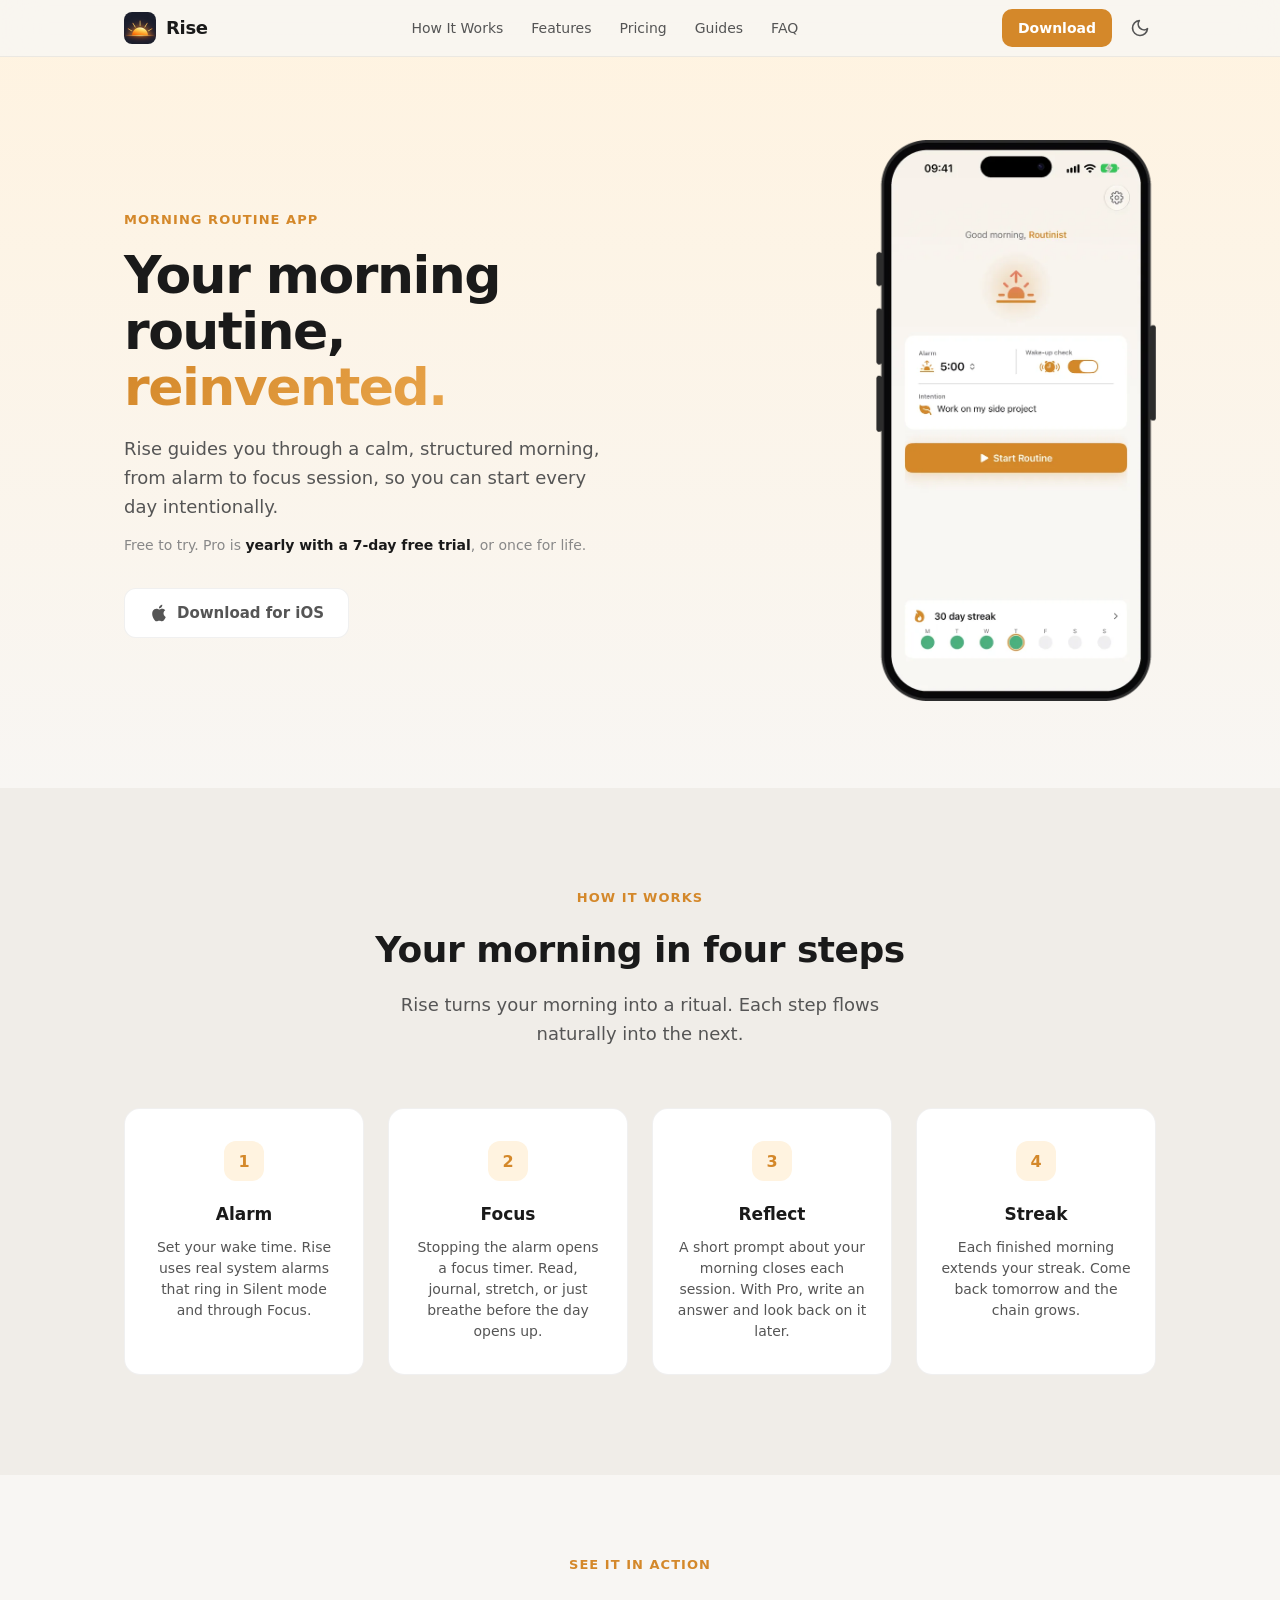
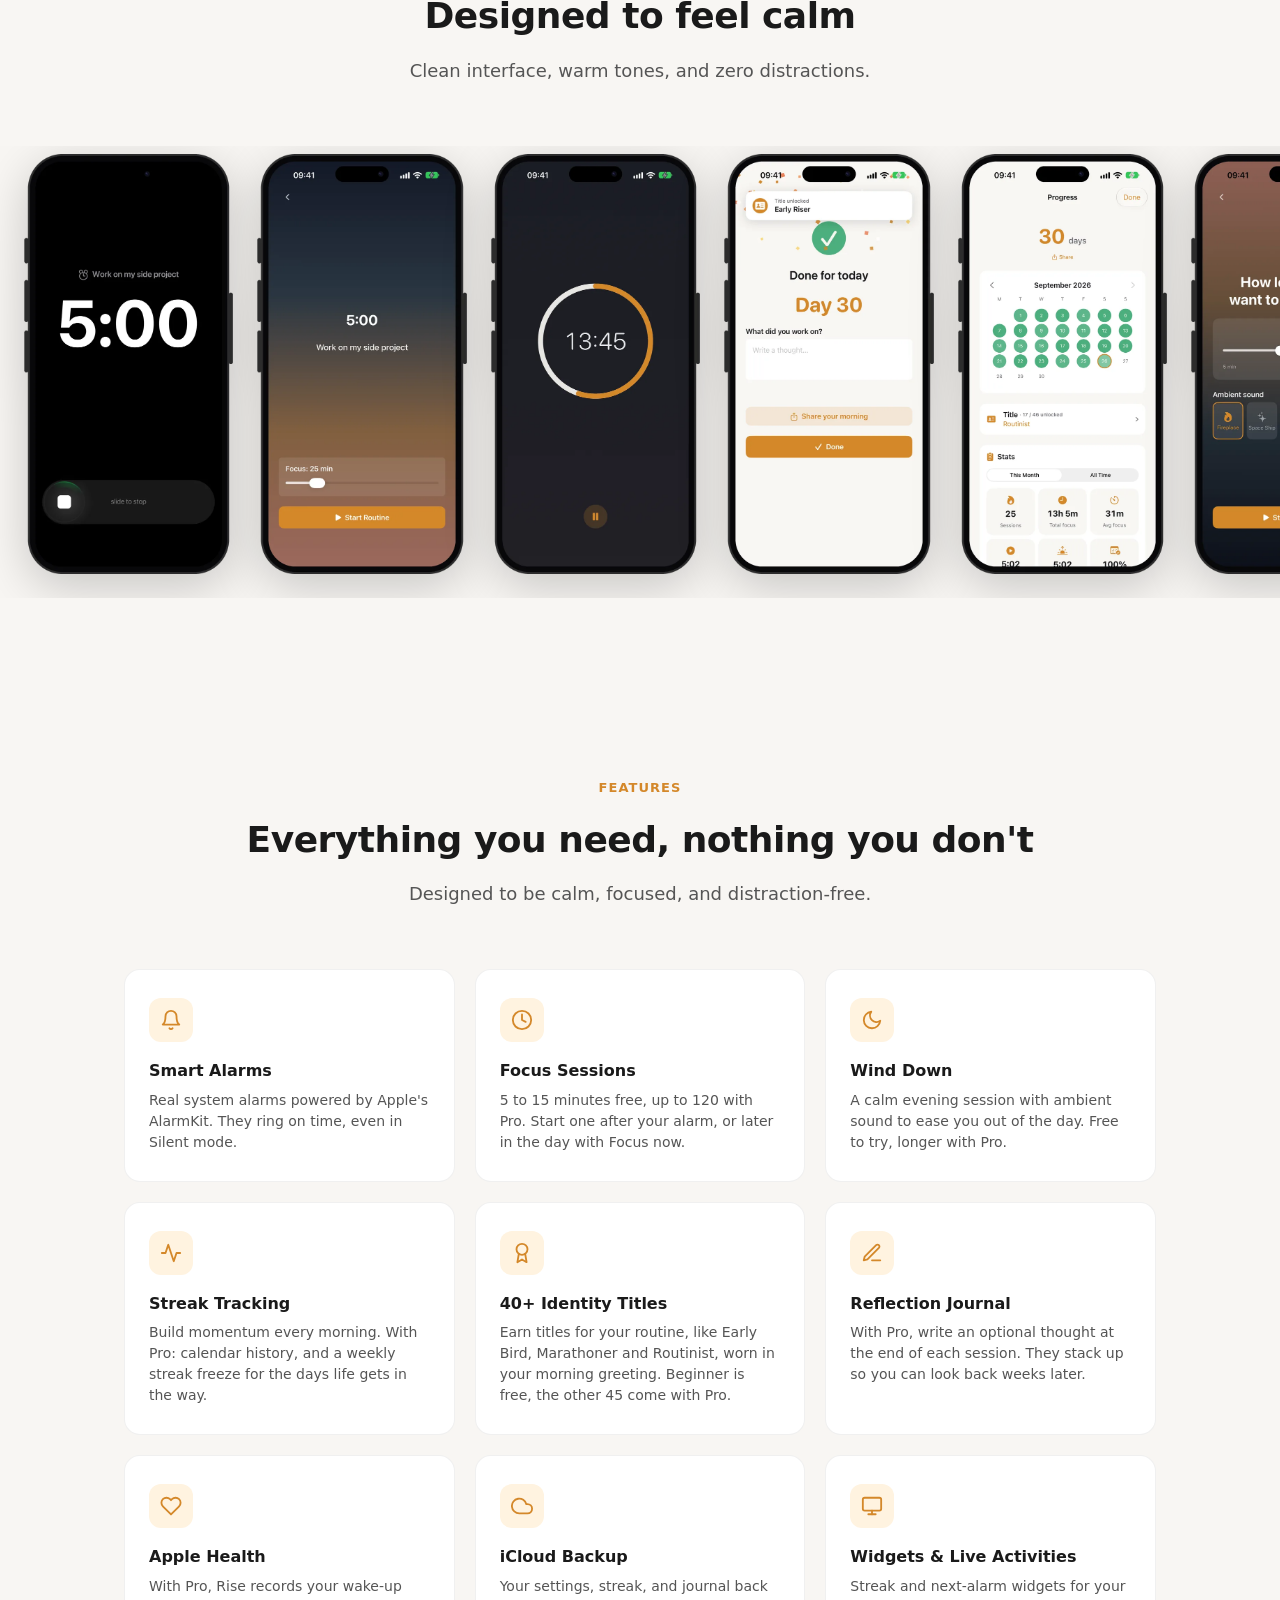
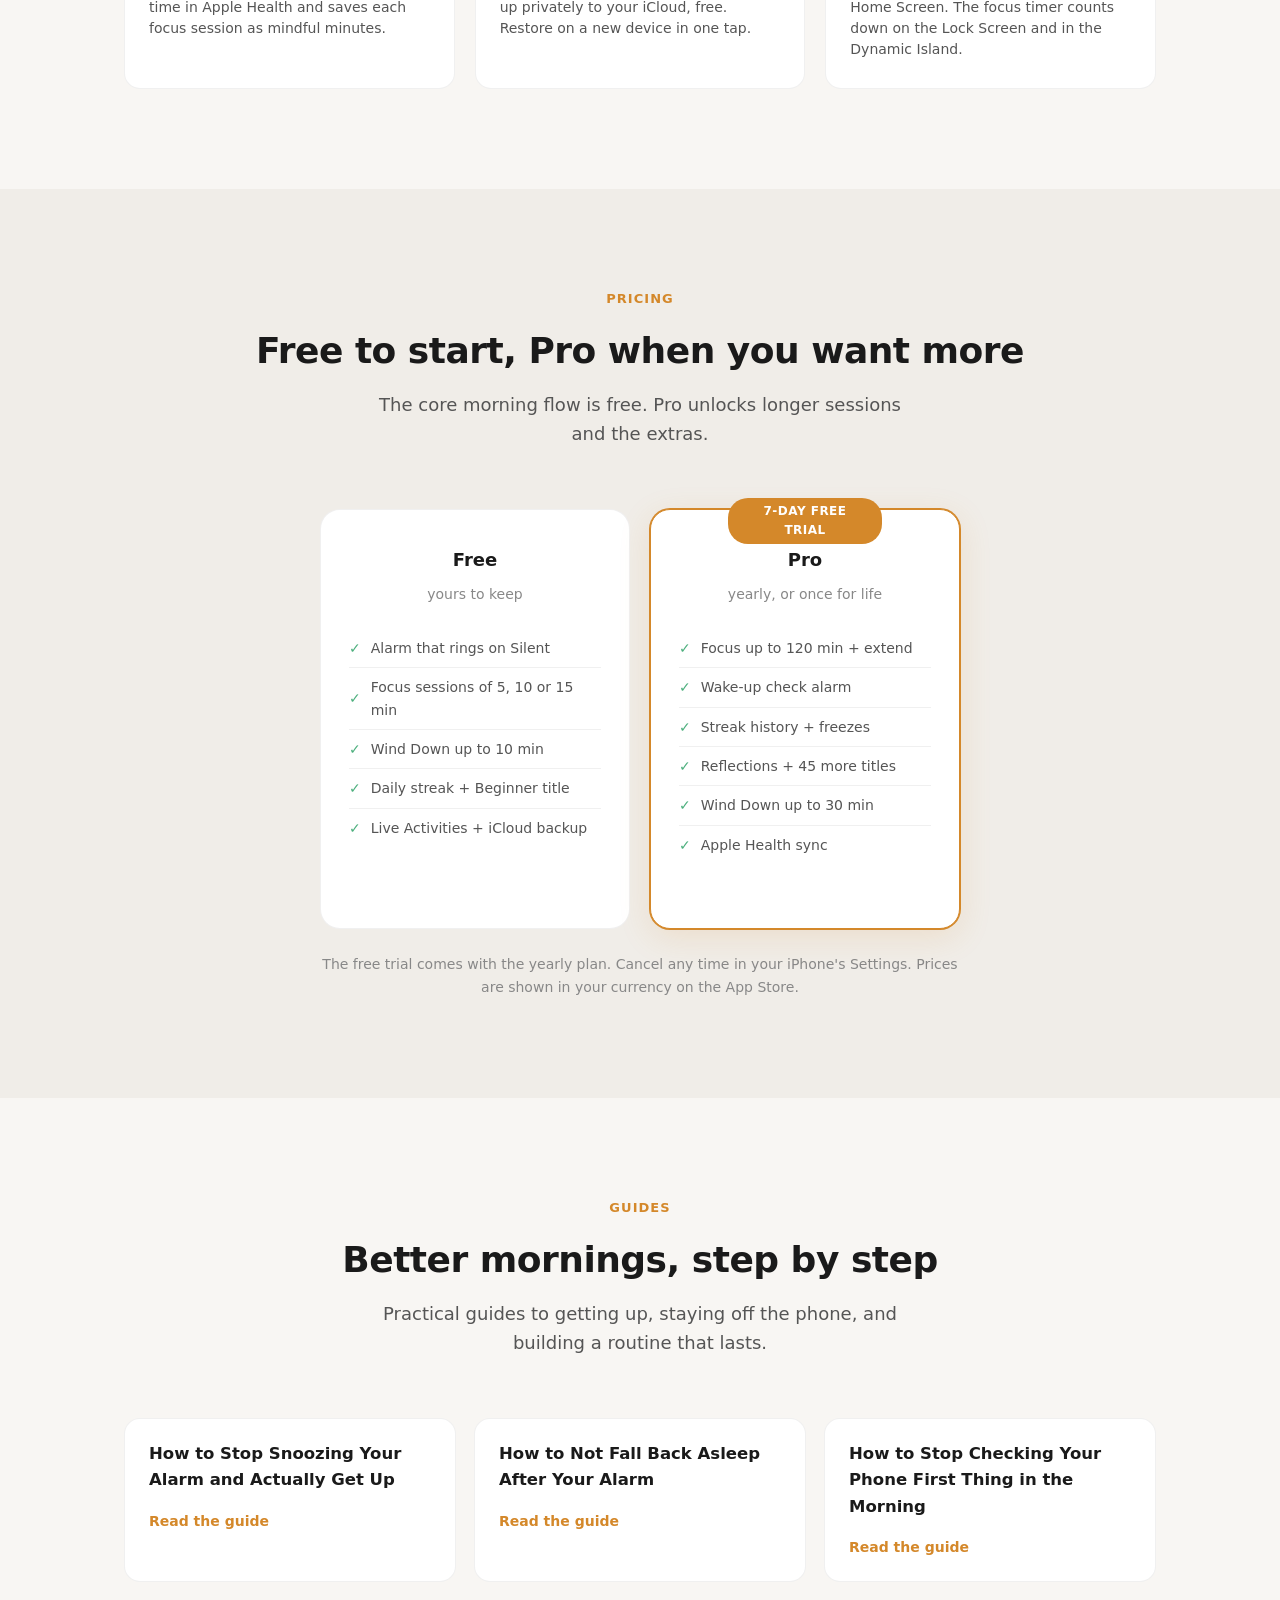
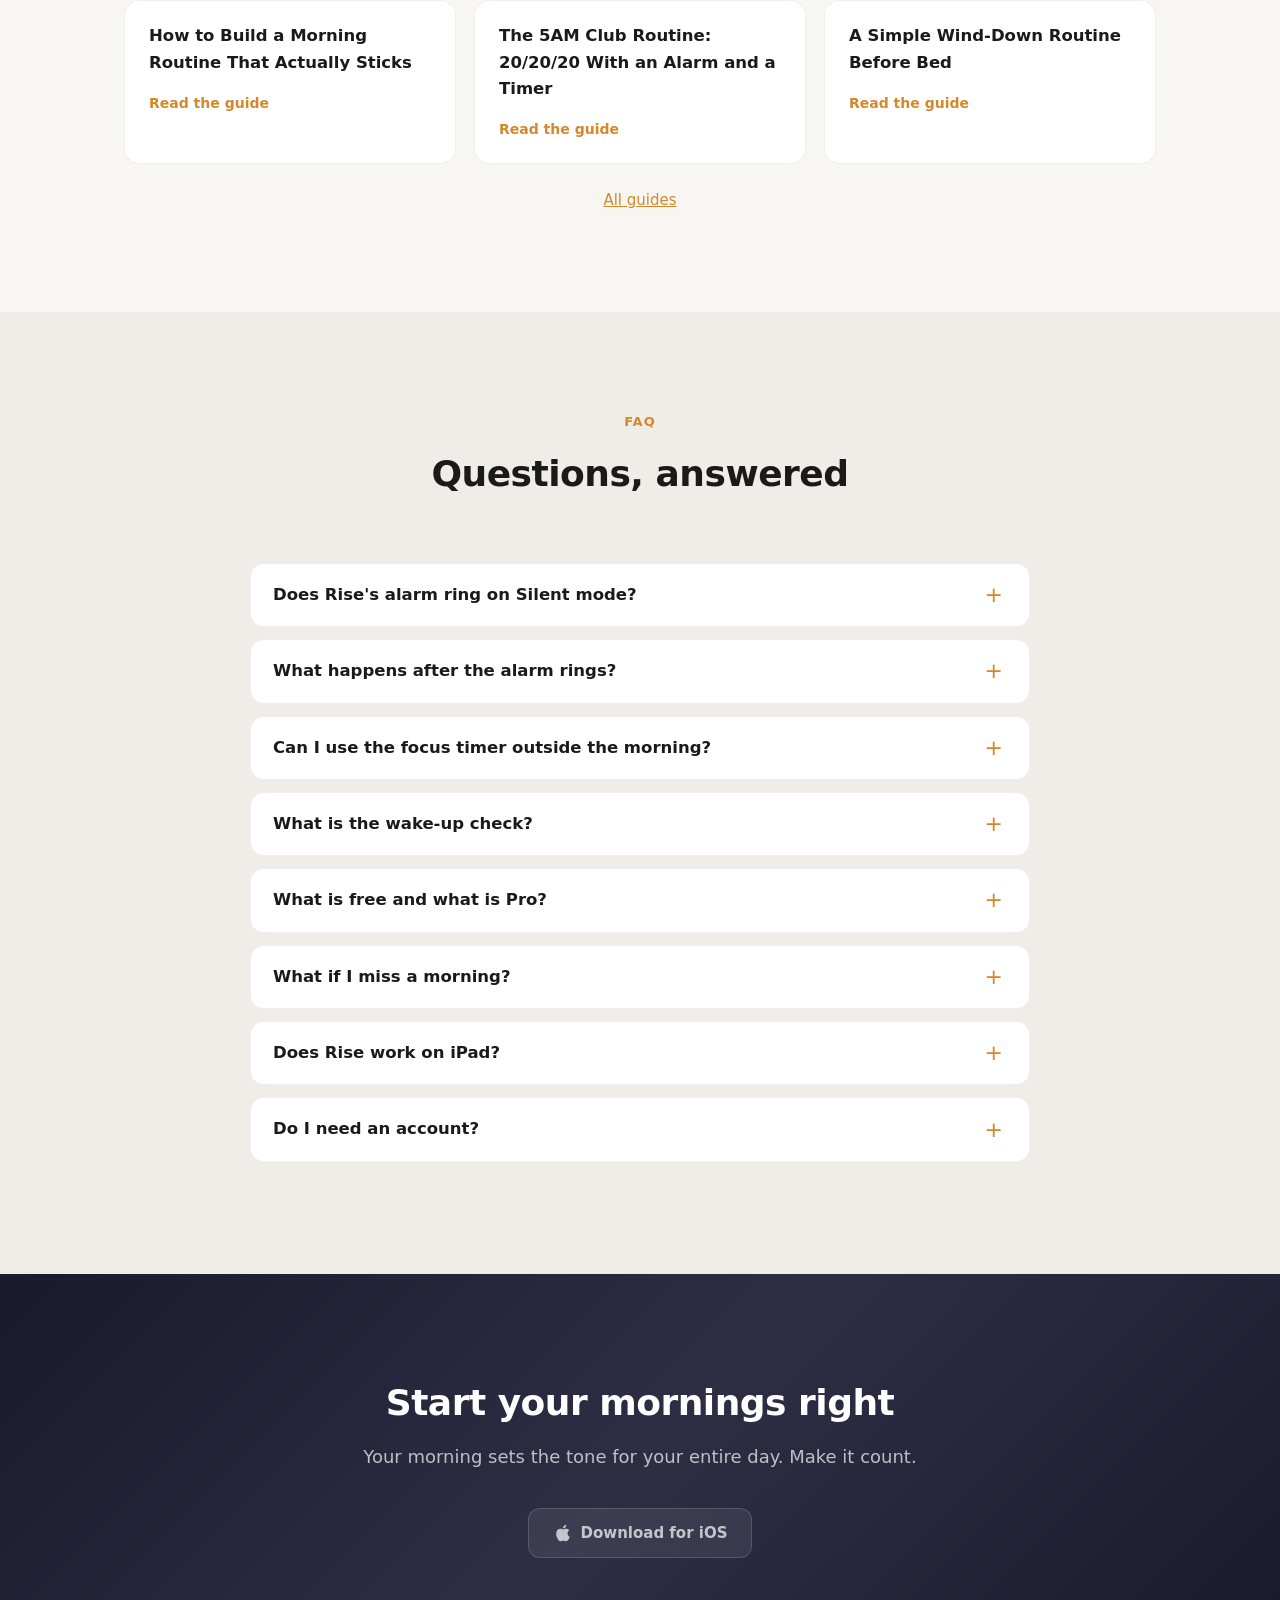
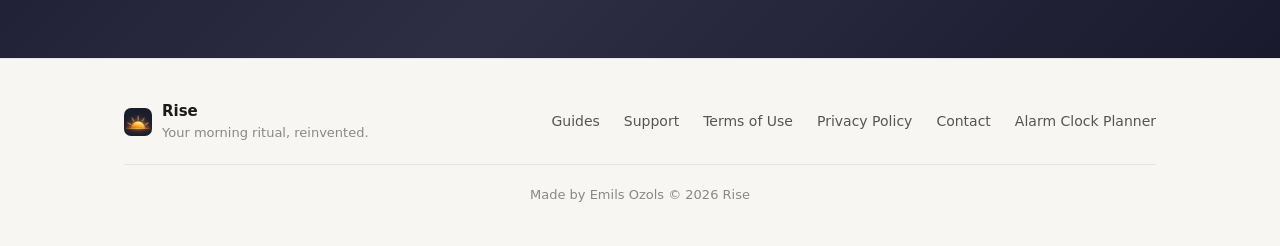
<file: index.html>
<!DOCTYPE html>
<html lang="en" data-theme="light">
<head>
    <meta charset="UTF-8">
    <meta name="viewport" content="width=device-width, initial-scale=1.0">
    <title>Rise: Morning Routine Alarm &amp; Focus Timer for iPhone</title>
    <meta name="description" content="An alarm that leads straight into a focus session. Rings on Silent, counts down on your Lock Screen, keeps a daily streak, and winds you down at night. Free to try.">
    <meta name="apple-itunes-app" content="app-id=6760960639">
    <link rel="canonical" href="https://risemorning.app/">
    <meta property="og:title" content="Rise: Morning Routine Alarm &amp; Focus Timer">
    <meta property="og:description" content="Smart alarms, focus sessions, wind-down, and a daily streak. Build a morning routine that sticks.">
    <meta property="og:type" content="website">
    <meta property="og:url" content="https://risemorning.app/">
    <meta property="og:image" content="https://risemorning.app/assets/ogshare.png">
    <meta property="og:image:width" content="1200">
    <meta property="og:image:height" content="630">
    <meta property="og:site_name" content="Rise">
    <meta name="twitter:card" content="summary_large_image">
    <meta name="twitter:title" content="Rise: Morning Routine Alarm &amp; Focus Timer">
    <meta name="twitter:description" content="Smart alarms, focus sessions, wind-down, and a daily streak. Build a morning routine that sticks.">
    <meta name="twitter:image" content="https://risemorning.app/assets/ogshare.png">
    <meta property="og:locale" content="en_US">
    <meta name="theme-color" content="#D4882A">
    <link rel="icon" href="/favicon.ico" sizes="any">
    <link rel="icon" type="image/png" sizes="192x192" href="assets/appicon.png">
    <link rel="apple-touch-icon" href="assets/appicon.png">
    <link rel="preconnect" href="https://eu.i.posthog.com">
    <script>
        !function(t,e){var o,n,p,r;e.__SV||(window.posthog=e,e._i=[],e.init=function(i,s,a){function g(t,e){var o=e.split(".");2==o.length&&(t=t[o[0]],e=o[1]),t[e]=function(){t.push([e].concat(Array.prototype.slice.call(arguments,0)))}}(p=t.createElement("script")).type="text/javascript",p.async=!0,p.src=s.api_host+"/static/array.js",(r=t.getElementsByTagName("script")[0]).parentNode.insertBefore(p,r);var u=e;for(void 0!==a?u=e[a]=[]:a="posthog",u.people=u.people||[],u.toString=function(t){var e="posthog";return"posthog"!==a&&(e+="."+a),t||(e+=" (stub)"),e},u.people.toString=function(){return u.toString(1)+".people (stub)"},o="init capture register register_once register_for_session unregister opt_in_capturing opt_out_capturing has_opted_in_capturing has_opted_out_capturing clear_opt_in_out_capturing startSessionRecording stopSessionRecording isSessionRecordingStarted".split(" "),n=0;n<o.length;n++)g(u,o[n]);e._i.push([i,s,a])},e.__SV=1)}(document,window.posthog||[]);
        posthog.init('phc_ztIjBWZp495eGWUZSUprsXSLzyElBWMcf2xc65kKfE5', {
            api_host: 'https://eu.i.posthog.com',
            person_profiles: 'anonymous',
            persistence: 'memory'
        });
        posthog.register({ app_name: 'rise_web' });
    </script>
    <script>
        (function() {
            var theme = localStorage.getItem('theme');
            if (!theme) theme = window.matchMedia('(prefers-color-scheme: dark)').matches ? 'dark' : 'light';
            document.documentElement.setAttribute('data-theme', theme);
        })();
    </script>
    <link rel="stylesheet" href="/styles.css">

    <script type="application/ld+json">
    {
        "@context": "https://schema.org",
        "@type": "SoftwareApplication",
        "name": "Rise",
        "description": "An alarm that leads straight into a focus session. Rings on Silent, focus timer on the Lock Screen, a daily streak, and an evening wind-down.",
        "applicationCategory": "LifestyleApplication",
        "operatingSystem": "iOS",
        "availableOnDevice": "iPhone",
        "url": "https://risemorning.app/",
        "screenshot": [
            "https://risemorning.app/assets/shot-home.webp?v=3",
            "https://risemorning.app/assets/shot-wake.webp?v=3",
            "https://risemorning.app/assets/shot-timer.webp?v=3",
            "https://risemorning.app/assets/shot-streak.webp?v=3",
            "https://risemorning.app/assets/shot-winddown.webp?v=3"
        ],
        "offers": {
            "@type": "Offer",
            "price": "0",
            "priceCurrency": "USD",
            "description": "Free download. Rise Pro: yearly with a 7-day free trial, or a one-time Lifetime purchase."
        },
        "author": {
            "@type": "Person",
            "name": "Emils Ozols"
        }
    }
    </script>
<!-- FAQLD:START -->
<script type="application/ld+json">
{
  "@context": "https://schema.org",
  "@type": "FAQPage",
  "mainEntity": [
    {
      "@type": "Question",
      "name": "Does Rise's alarm ring on Silent mode?",
      "acceptedAnswer": {
        "@type": "Answer",
        "text": "Yes. Rise uses Apple's AlarmKit, the framework for real system alarms, so your alarm rings in Silent mode and through Do Not Disturb and Focus. It needs iOS 26.2 or later."
      }
    },
    {
      "@type": "Question",
      "name": "What happens after the alarm rings?",
      "acceptedAnswer": {
        "@type": "Answer",
        "text": "The alarm has one button, Stop, and stopping it opens Rise's wake-up screen with a focus timer. Pick a length and start a session: read, journal, stretch, or just sit with a coffee. Finishing it adds a day to your streak."
      }
    },
    {
      "@type": "Question",
      "name": "Can I use the focus timer outside the morning?",
      "acceptedAnswer": {
        "@type": "Answer",
        "text": "Yes. If you have not had a session yet today, Focus now on the Home screen starts one at any hour."
      }
    },
    {
      "@type": "Question",
      "name": "What is the wake-up check?",
      "acceptedAnswer": {
        "@type": "Answer",
        "text": "A second alarm, 5, 10 or 20 minutes after your wake-up alarm, that rings only if you have not started your morning session. Starting the session cancels it for the day. It is part of Rise Pro."
      }
    },
    {
      "@type": "Question",
      "name": "What is free and what is Pro?",
      "acceptedAnswer": {
        "@type": "Answer",
        "text": "Free: the alarm, focus sessions of 5, 10 or 15 minutes, Wind Down up to 10 minutes, your streak, the Beginner title, Live Activities, the Home Screen widgets and iCloud backup. Pro adds sessions up to 120 minutes, the wake-up check, streak history and freezes, reflections, all titles, Apple Health and longer Wind Down. Pro is a yearly plan with a 7-day free trial, or a one-time Lifetime purchase."
      }
    },
    {
      "@type": "Question",
      "name": "What if I miss a morning?",
      "acceptedAnswer": {
        "@type": "Answer",
        "text": "Your streak resets. With Pro you can freeze it once a week: tap the freeze on a day you cannot make it and the streak holds."
      }
    },
    {
      "@type": "Question",
      "name": "Does Rise work on iPad?",
      "acceptedAnswer": {
        "@type": "Answer",
        "text": "Rise is designed for iPhone. You can also install it on an iPad, where it runs as an iPhone app."
      }
    },
    {
      "@type": "Question",
      "name": "Do I need an account?",
      "acceptedAnswer": {
        "@type": "Answer",
        "text": "No. There is no sign-up. Your routine data stays on your device, with an optional backup to your own iCloud."
      }
    }
  ]
}
</script>
<!-- FAQLD:END -->
</head>
<body>

<!-- NAV -->
<nav>
    <div class="nav-inner">
        <a href="/" class="nav-brand">
            <img src="assets/appicon.png" alt="Rise app icon">
            <span>Rise</span>
        </a>
        <div class="nav-links">
            <a href="#how-it-works">How It Works</a>
            <a href="#features">Features</a>
            <a href="#pricing">Pricing</a>
            <a href="/guides/">Guides</a>
            <a href="#faq">FAQ</a>
        </div>
        <div class="nav-right">
            <a href="https://apps.apple.com/app/apple-store/id6760960639?pt=2187944&amp;ct=Website_Home&amp;mt=8" class="nav-download" data-ph="appstore_click">Download</a>
            <button class="theme-toggle" id="theme-toggle" aria-label="Toggle theme">
                <svg class="moon-icon" viewBox="0 0 24 24" fill="none" stroke="currentColor" stroke-width="2" stroke-linecap="round" stroke-linejoin="round"><path d="M21 12.79A9 9 0 1 1 11.21 3 7 7 0 0 0 21 12.79z"/></svg>
                <svg class="sun-icon" viewBox="0 0 24 24" fill="none" stroke="currentColor" stroke-width="2" stroke-linecap="round" stroke-linejoin="round"><circle cx="12" cy="12" r="5"/><line x1="12" y1="1" x2="12" y2="3"/><line x1="12" y1="21" x2="12" y2="23"/><line x1="4.22" y1="4.22" x2="5.64" y2="5.64"/><line x1="18.36" y1="18.36" x2="19.78" y2="19.78"/><line x1="1" y1="12" x2="3" y2="12"/><line x1="21" y1="12" x2="23" y2="12"/><line x1="4.22" y1="19.78" x2="5.64" y2="18.36"/><line x1="18.36" y1="5.64" x2="19.78" y2="4.22"/></svg>
            </button>
        </div>
    </div>
</nav>

<!-- HERO -->
<section class="hero">
    <div class="container">
        <div class="hero-inner">
            <div class="hero-content">
                <p class="hero-label">Morning Routine App</p>
                <h1 class="hero-title">Your morning routine, <span class="highlight">reinvented.</span></h1>
                <p class="hero-subtitle">Rise guides you through a calm, structured morning, from alarm to focus session, so you can start every day intentionally.</p>
                <p class="hero-pricing">Free to try. Pro is <strong>yearly with a 7-day free trial</strong>, or once for life.</p>
                <div class="hero-buttons">
                    <a href="https://apps.apple.com/app/apple-store/id6760960639?pt=2187944&amp;ct=Website_Home&amp;mt=8" class="coming-soon" data-ph="appstore_click" style="text-decoration: none; color: var(--text-secondary); cursor: pointer;">
                        <svg viewBox="0 0 24 24" fill="currentColor"><path d="M18.71 19.5c-.83 1.24-1.71 2.45-3.05 2.47-1.34.03-1.77-.79-3.29-.79-1.53 0-2 .77-3.27.82-1.31.05-2.3-1.32-3.14-2.53C4.25 17 2.94 12.45 4.7 9.39c.87-1.52 2.43-2.48 4.12-2.51 1.28-.02 2.5.87 3.29.87.78 0 2.26-1.07 3.8-.91.65.03 2.47.26 3.64 1.98-.09.06-2.17 1.28-2.15 3.81.03 3.02 2.65 4.03 2.68 4.04-.03.07-.42 1.44-1.38 2.83M13 3.5c.73-.83 1.94-1.46 2.94-1.5.13 1.17-.34 2.35-1.04 3.19-.69.85-1.83 1.51-2.95 1.42-.15-1.15.41-2.35 1.05-3.11z"/></svg>
                        Download for iOS
                    </a>
                </div>
            </div>
            <div class="hero-image">
                <img src="assets/shot-home.webp?v=3" alt="Rise home screen with the morning alarm, wake-up check, intention and a 30-day streak" class="hero-phone" width="600" height="1203">
            </div>
        </div>
    </div>
</section>

<!-- HOW IT WORKS -->
<section class="section section-alt" id="how-it-works">
    <div class="container">
        <div class="section-header fade-in">
            <p class="section-label">How It Works</p>
            <h2 class="section-title">Your morning in four steps</h2>
            <p class="section-subtitle">Rise turns your morning into a ritual. Each step flows naturally into the next.</p>
        </div>
        <div class="steps-grid">
            <div class="step-card fade-in">
                <div class="step-number">1</div>
                <h3>Alarm</h3>
                <p>Set your wake time. Rise uses real system alarms that ring in Silent mode and through Focus.</p>
            </div>
            <div class="step-card fade-in">
                <div class="step-number">2</div>
                <h3>Focus</h3>
                <p>Stopping the alarm opens a focus timer. Read, journal, stretch, or just breathe before the day opens up.</p>
            </div>
            <div class="step-card fade-in">
                <div class="step-number">3</div>
                <h3>Reflect</h3>
                <p>A short prompt about your morning closes each session. With Pro, write an answer and look back on it later.</p>
            </div>
            <div class="step-card fade-in">
                <div class="step-number">4</div>
                <h3>Streak</h3>
                <p>Each finished morning extends your streak. Come back tomorrow and the chain grows.</p>
            </div>
        </div>
    </div>
</section>

<!-- SCREENSHOTS -->
<section class="screenshots-section">
    <div class="section-header fade-in">
        <p class="section-label">See it in action</p>
        <h2 class="section-title">Designed to feel calm</h2>
        <p class="section-subtitle">Clean interface, warm tones, and zero distractions.</p>
    </div>
    <div class="screenshots-strip fade-in">
        <img src="assets/shot-ringing.webp?v=3" alt="Rise alarm ringing on the iPhone Lock Screen" loading="lazy">
        <img src="assets/shot-wake.webp?v=3" alt="Rise wake-up screen with the focus length slider after the alarm" loading="lazy">
        <img src="assets/shot-timer.webp?v=3" alt="Rise focus timer counting down during a morning session" loading="lazy">
        <img src="assets/shot-complete.webp?v=3" alt="Rise session complete screen, day 30 of the streak" loading="lazy">
        <img src="assets/shot-streak.webp?v=3" alt="Rise progress screen with the streak calendar and stats" loading="lazy">
        <img src="assets/shot-winddown.webp?v=3" alt="Rise Wind Down evening session with ambient sounds" loading="lazy">
    </div>
</section>

<!-- FEATURES -->
<section class="section" id="features">
    <div class="container">
        <div class="section-header fade-in">
            <p class="section-label">Features</p>
            <h2 class="section-title">Everything you need, nothing you don't</h2>
            <p class="section-subtitle">Designed to be calm, focused, and distraction-free.</p>
        </div>
        <div class="features-grid">
            <div class="feature-card fade-in">
                <div class="feature-icon">
                    <svg viewBox="0 0 24 24" fill="none" stroke="currentColor" stroke-width="2" stroke-linecap="round" stroke-linejoin="round"><path d="M18 8A6 6 0 0 0 6 8c0 7-3 9-3 9h18s-3-2-3-9"/><path d="M13.73 21a2 2 0 0 1-3.46 0"/></svg>
                </div>
                <h3>Smart Alarms</h3>
                <p>Real system alarms powered by Apple's AlarmKit. They ring on time, even in Silent mode.</p>
            </div>
            <div class="feature-card fade-in">
                <div class="feature-icon">
                    <svg viewBox="0 0 24 24" fill="none" stroke="currentColor" stroke-width="2" stroke-linecap="round" stroke-linejoin="round"><circle cx="12" cy="12" r="10"/><polyline points="12 6 12 12 16 14"/></svg>
                </div>
                <h3>Focus Sessions</h3>
                <p>5 to 15 minutes free, up to 120 with Pro. Start one after your alarm, or later in the day with Focus now.</p>
            </div>
            <div class="feature-card fade-in">
                <div class="feature-icon">
                    <svg viewBox="0 0 24 24" fill="none" stroke="currentColor" stroke-width="2" stroke-linecap="round" stroke-linejoin="round"><path d="M21 12.79A9 9 0 1 1 11.21 3 7 7 0 0 0 21 12.79z"/></svg>
                </div>
                <h3>Wind Down</h3>
                <p>A calm evening session with ambient sound to ease you out of the day. Free to try, longer with Pro.</p>
            </div>
            <div class="feature-card fade-in">
                <div class="feature-icon">
                    <svg viewBox="0 0 24 24" fill="none" stroke="currentColor" stroke-width="2" stroke-linecap="round" stroke-linejoin="round"><polyline points="22 12 18 12 15 21 9 3 6 12 2 12"/></svg>
                </div>
                <h3>Streak Tracking</h3>
                <p>Build momentum every morning. With Pro: calendar history, and a weekly streak freeze for the days life gets in the way.</p>
            </div>
            <div class="feature-card fade-in">
                <div class="feature-icon">
                    <svg viewBox="0 0 24 24" fill="none" stroke="currentColor" stroke-width="2" stroke-linecap="round" stroke-linejoin="round"><circle cx="12" cy="8" r="6"/><path d="M15.477 12.89 17 22l-5-3-5 3 1.523-9.11"/></svg>
                </div>
                <h3>40+ Identity Titles</h3>
                <p>Earn titles for your routine, like Early Bird, Marathoner and Routinist, worn in your morning greeting. Beginner is free, the other 45 come with Pro.</p>
            </div>
            <div class="feature-card fade-in">
                <div class="feature-icon">
                    <svg viewBox="0 0 24 24" fill="none" stroke="currentColor" stroke-width="2" stroke-linecap="round" stroke-linejoin="round"><path d="M12 20h9"/><path d="M16.5 3.5a2.121 2.121 0 0 1 3 3L7 19l-4 1 1-4L16.5 3.5z"/></svg>
                </div>
                <h3>Reflection Journal</h3>
                <p>With Pro, write an optional thought at the end of each session. They stack up so you can look back weeks later.</p>
            </div>
            <div class="feature-card fade-in">
                <div class="feature-icon">
                    <svg viewBox="0 0 24 24" fill="none" stroke="currentColor" stroke-width="2" stroke-linecap="round" stroke-linejoin="round"><path d="M20.84 4.61a5.5 5.5 0 0 0-7.78 0L12 5.67l-1.06-1.06a5.5 5.5 0 0 0-7.78 7.78l1.06 1.06L12 21.23l7.78-7.78 1.06-1.06a5.5 5.5 0 0 0 0-7.78z"/></svg>
                </div>
                <h3>Apple Health</h3>
                <p>With Pro, Rise records your wake-up time in Apple Health and saves each focus session as mindful minutes.</p>
            </div>
            <div class="feature-card fade-in">
                <div class="feature-icon">
                    <svg viewBox="0 0 24 24" fill="none" stroke="currentColor" stroke-width="2" stroke-linecap="round" stroke-linejoin="round"><path d="M18 10h-1.26A8 8 0 1 0 9 20h9a5 5 0 0 0 0-10z"/></svg>
                </div>
                <h3>iCloud Backup</h3>
                <p>Your settings, streak, and journal back up privately to your iCloud, free. Restore on a new device in one tap.</p>
            </div>
            <div class="feature-card fade-in">
                <div class="feature-icon">
                    <svg viewBox="0 0 24 24" fill="none" stroke="currentColor" stroke-width="2" stroke-linecap="round" stroke-linejoin="round"><rect x="2" y="3" width="20" height="14" rx="2" ry="2"/><line x1="8" y1="21" x2="16" y2="21"/><line x1="12" y1="17" x2="12" y2="21"/></svg>
                </div>
                <h3>Widgets &amp; Live Activities</h3>
                <p>Streak and next-alarm widgets for your Home Screen. The focus timer counts down on the Lock Screen and in the Dynamic Island.</p>
            </div>
        </div>
    </div>
</section>

<!-- PRICING -->
<section class="section section-alt" id="pricing">
    <div class="container">
        <div class="section-header fade-in">
            <p class="section-label">Pricing</p>
            <h2 class="section-title">Free to start, Pro when you want more</h2>
            <p class="section-subtitle">The core morning flow is free. Pro unlocks longer sessions and the extras.</p>
        </div>
        <div class="pricing-wrapper fade-in">
            <div class="pricing-cards">
                <div class="pricing-card">
                    <h3>Free</h3>
                    <div class="pricing-period">yours to keep</div>
                    <ul class="pricing-features">
                        <li><span class="check">&#10003;</span> Alarm that rings on Silent</li>
                        <li><span class="check">&#10003;</span> Focus sessions of 5, 10 or 15 min</li>
                        <li><span class="check">&#10003;</span> Wind Down up to 10 min</li>
                        <li><span class="check">&#10003;</span> Daily streak + Beginner title</li>
                        <li><span class="check">&#10003;</span> Live Activities + iCloud backup</li>
                    </ul>
                </div>
                <div class="pricing-card featured">
                    <div class="pricing-popular">7-day free trial</div>
                    <h3>Pro</h3>
                    <div class="pricing-period">yearly, or once for life</div>
                    <ul class="pricing-features">
                        <li><span class="check">&#10003;</span> Focus up to 120 min + extend</li>
                        <li><span class="check">&#10003;</span> Wake-up check alarm</li>
                        <li><span class="check">&#10003;</span> Streak history + freezes</li>
                        <li><span class="check">&#10003;</span> Reflections + 45 more titles</li>
                        <li><span class="check">&#10003;</span> Wind Down up to 30 min</li>
                        <li><span class="check">&#10003;</span> Apple Health sync</li>
                    </ul>
                </div>
            </div>
            <p class="pricing-note">The free trial comes with the yearly plan. Cancel any time in your iPhone's Settings. Prices are shown in your currency on the App Store.</p>
        </div>
    </div>
</section>

<!-- GUIDES -->
<section class="section" id="guides">
    <div class="container">
        <div class="section-header fade-in">
            <p class="section-label">Guides</p>
            <h2 class="section-title">Better mornings, step by step</h2>
            <p class="section-subtitle">Practical guides to getting up, staying off the phone, and building a routine that lasts.</p>
        </div>
        <div class="guide-grid">
<!-- GUIDES:START -->
            <a class="guide-card" href="/guides/how-to-stop-snoozing-your-alarm/">
                <h3>How to Stop Snoozing Your Alarm and Actually Get Up</h3>
                <span class="more">Read the guide</span>
            </a>
            <a class="guide-card" href="/guides/how-to-not-fall-back-asleep-after-alarm/">
                <h3>How to Not Fall Back Asleep After Your Alarm</h3>
                <span class="more">Read the guide</span>
            </a>
            <a class="guide-card" href="/guides/stop-checking-phone-in-the-morning/">
                <h3>How to Stop Checking Your Phone First Thing in the Morning</h3>
                <span class="more">Read the guide</span>
            </a>
            <a class="guide-card" href="/guides/build-a-morning-routine-that-sticks/">
                <h3>How to Build a Morning Routine That Actually Sticks</h3>
                <span class="more">Read the guide</span>
            </a>
            <a class="guide-card" href="/guides/5am-club-routine/">
                <h3>The 5AM Club Routine: 20/20/20 With an Alarm and a Timer</h3>
                <span class="more">Read the guide</span>
            </a>
            <a class="guide-card" href="/guides/wind-down-routine-before-bed/">
                <h3>A Simple Wind-Down Routine Before Bed</h3>
                <span class="more">Read the guide</span>
            </a>
<!-- GUIDES:END -->
        </div>
        <p style="text-align:center;margin-top:24px"><a href="/guides/">All guides</a></p>
    </div>
</section>

<!-- FAQ -->
<section class="section section-alt" id="faq">
    <div class="container">
        <div class="section-header fade-in">
            <p class="section-label">FAQ</p>
            <h2 class="section-title">Questions, answered</h2>
        </div>
        <div class="faq-list">
<!-- FAQ:START -->
            <details>
              <summary>Does Rise's alarm ring on Silent mode?</summary>
              <p>Yes. Rise uses Apple's AlarmKit, the framework for real system alarms, so your alarm rings in Silent mode and through Do Not Disturb and Focus. It needs iOS 26.2 or later. <a href="/guides/how-to-not-fall-back-asleep-after-alarm/">Read the guide</a></p>
            </details>
            <details>
              <summary>What happens after the alarm rings?</summary>
              <p>The alarm has one button, Stop, and stopping it opens Rise's wake-up screen with a focus timer. Pick a length and start a session: read, journal, stretch, or just sit with a coffee. Finishing it adds a day to your streak. <a href="/guides/how-to-stop-snoozing-your-alarm/">Read the guide</a></p>
            </details>
            <details>
              <summary>Can I use the focus timer outside the morning?</summary>
              <p>Yes. If you have not had a session yet today, Focus now on the Home screen starts one at any hour. <a href="/guides/focus-timer-lock-screen-iphone/">Read the guide</a></p>
            </details>
            <details>
              <summary>What is the wake-up check?</summary>
              <p>A second alarm, 5, 10 or 20 minutes after your wake-up alarm, that rings only if you have not started your morning session. Starting the session cancels it for the day. It is part of Rise Pro. <a href="/guides/how-to-not-fall-back-asleep-after-alarm/">Read the guide</a></p>
            </details>
            <details>
              <summary>What is free and what is Pro?</summary>
              <p>Free: the alarm, focus sessions of 5, 10 or 15 minutes, Wind Down up to 10 minutes, your streak, the Beginner title, Live Activities, the Home Screen widgets and iCloud backup. Pro adds sessions up to 120 minutes, the wake-up check, streak history and freezes, reflections, all titles, Apple Health and longer Wind Down. Pro is a yearly plan with a 7-day free trial, or a one-time Lifetime purchase.</p>
            </details>
            <details>
              <summary>What if I miss a morning?</summary>
              <p>Your streak resets. With Pro you can freeze it once a week: tap the freeze on a day you cannot make it and the streak holds. <a href="/guides/build-a-morning-routine-that-sticks/">Read the guide</a></p>
            </details>
            <details>
              <summary>Does Rise work on iPad?</summary>
              <p>Rise is designed for iPhone. You can also install it on an iPad, where it runs as an iPhone app.</p>
            </details>
            <details>
              <summary>Do I need an account?</summary>
              <p>No. There is no sign-up. Your routine data stays on your device, with an optional backup to your own iCloud.</p>
            </details>
<!-- FAQ:END -->
        </div>
    </div>
</section>

<!-- CTA -->
<section class="cta-section">
    <div class="container">
        <h2 class="section-title fade-in">Start your mornings right</h2>
        <p class="section-subtitle fade-in">Your morning sets the tone for your entire day. Make it count.</p>
        <div class="fade-in">
            <a href="https://apps.apple.com/app/apple-store/id6760960639?pt=2187944&amp;ct=Website_Home&amp;mt=8" class="coming-soon" data-ph="appstore_click" style="border-color: rgba(255,255,255,0.15); background: rgba(255,255,255,0.08); color: rgba(255,255,255,0.7); text-decoration: none; cursor: pointer;">
                <svg viewBox="0 0 24 24" fill="currentColor"><path d="M18.71 19.5c-.83 1.24-1.71 2.45-3.05 2.47-1.34.03-1.77-.79-3.29-.79-1.53 0-2 .77-3.27.82-1.31.05-2.3-1.32-3.14-2.53C4.25 17 2.94 12.45 4.7 9.39c.87-1.52 2.43-2.48 4.12-2.51 1.28-.02 2.5.87 3.29.87.78 0 2.26-1.07 3.8-.91.65.03 2.47.26 3.64 1.98-.09.06-2.17 1.28-2.15 3.81.03 3.02 2.65 4.03 2.68 4.04-.03.07-.42 1.44-1.38 2.83M13 3.5c.73-.83 1.94-1.46 2.94-1.5.13 1.17-.34 2.35-1.04 3.19-.69.85-1.83 1.51-2.95 1.42-.15-1.15.41-2.35 1.05-3.11z"/></svg>
                Download for iOS
            </a>
        </div>
    </div>
</section>

<!-- FOOTER -->
<footer>
    <div class="container">
        <div class="footer-inner">
            <div class="footer-brand">
                <img src="assets/appicon.png" alt="Rise">
                <div class="footer-brand-text">
                    <h4>Rise</h4>
                    <p>Your morning ritual, reinvented.</p>
                </div>
            </div>
            <div class="footer-links">
                <a href="/guides/">Guides</a>
                <a href="/support/">Support</a>
                <a href="terms.html">Terms of Use</a>
                <a href="privacy.html">Privacy Policy</a>
                <a href="mailto:info@risemorning.app">Contact</a>
                <a href="https://alarmclockplanner.com/" data-ph="crosssell_alarmplanner">Alarm Clock Planner</a>
            </div>
        </div>
        <p class="footer-copy">Made by Emils Ozols &copy; 2026 Rise</p>
    </div>
</footer>

<script>
    // Theme toggle
    const toggle = document.getElementById('theme-toggle');
    toggle.addEventListener('click', function() {
        const current = document.documentElement.getAttribute('data-theme');
        const next = current === 'dark' ? 'light' : 'dark';
        document.documentElement.setAttribute('data-theme', next);
        localStorage.setItem('theme', next);
    });

    // Fade-in on scroll
    const observer = new IntersectionObserver(function(entries) {
        entries.forEach(function(entry) {
            if (entry.isIntersecting) {
                entry.target.classList.add('visible');
                observer.unobserve(entry.target);
            }
        });
    }, { threshold: 0.15, rootMargin: '0px 0px -40px 0px' });

    document.querySelectorAll('.fade-in').forEach(function(el) {
        observer.observe(el);
    });

    // Privacy redirect
    if (window.location.hash === '#privacy') {
        window.location.href = 'privacy.html';
    }
</script>

</body>
</html>
</file>
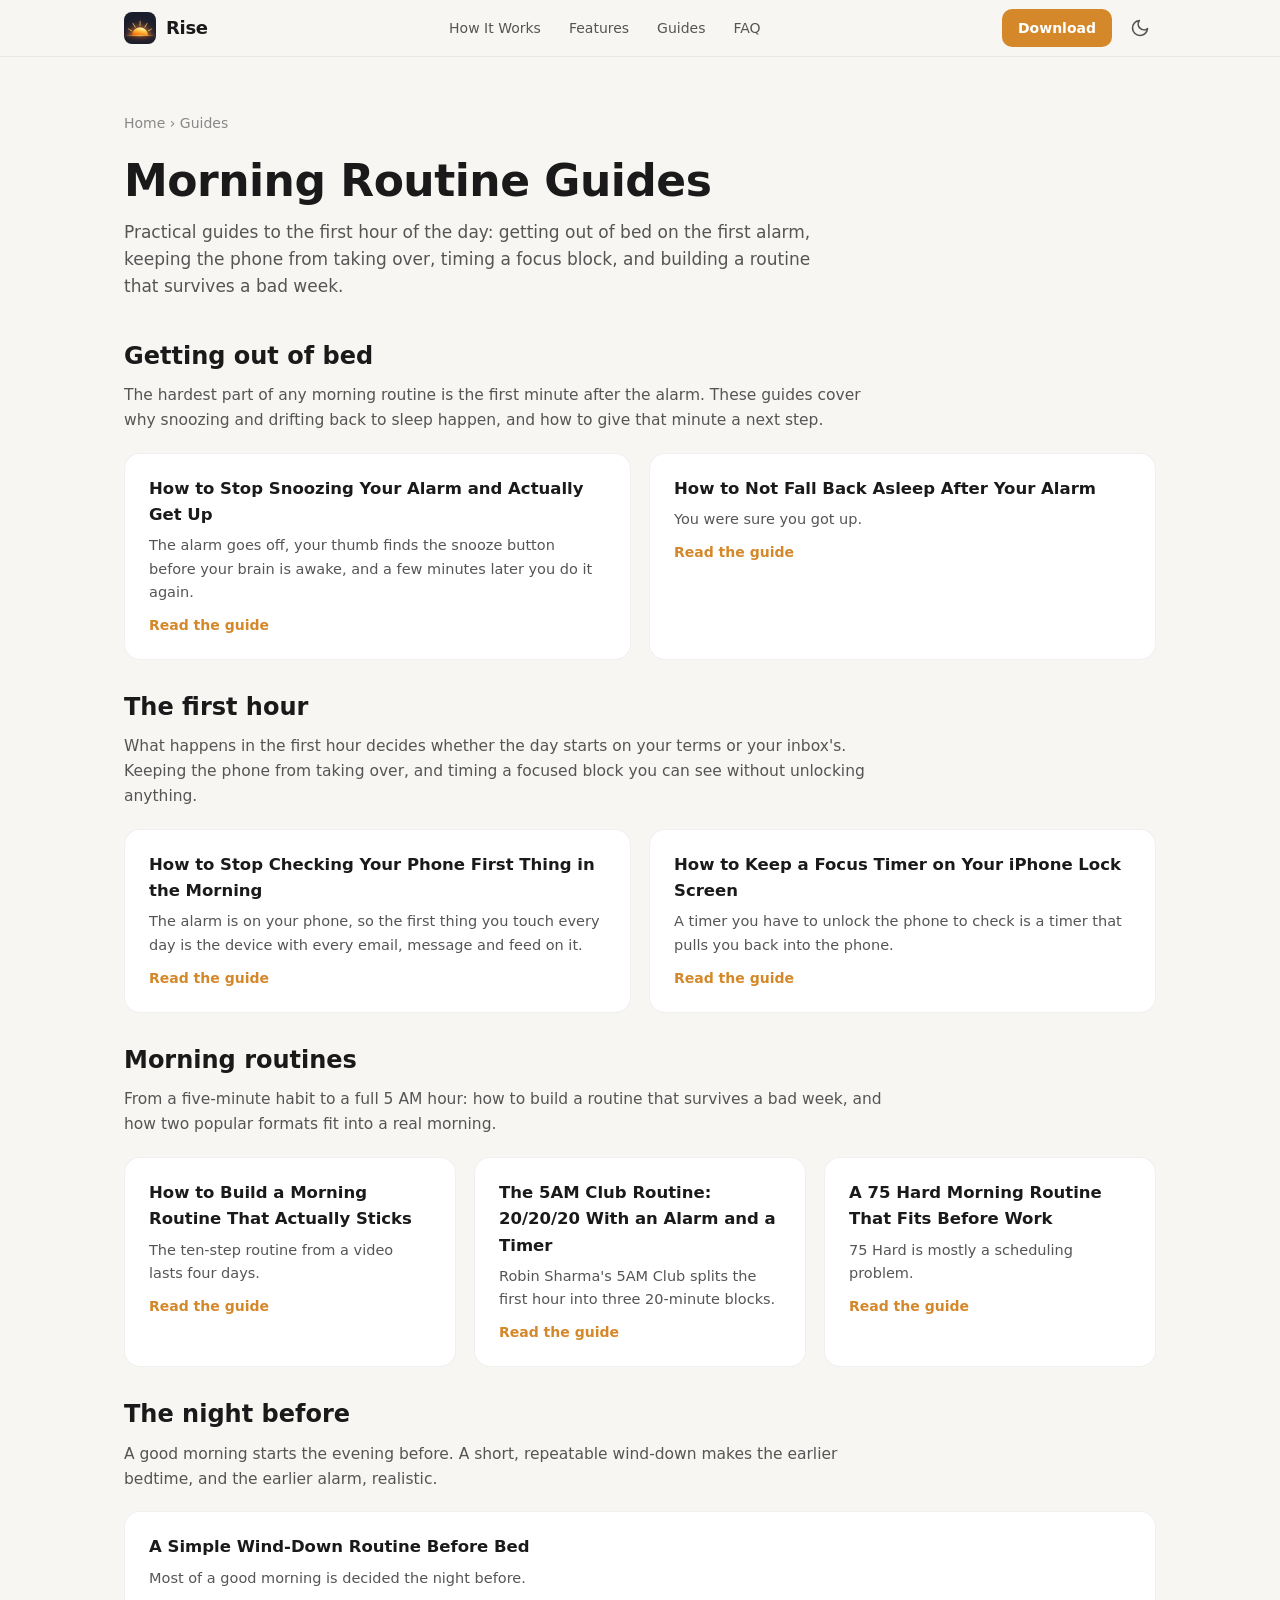
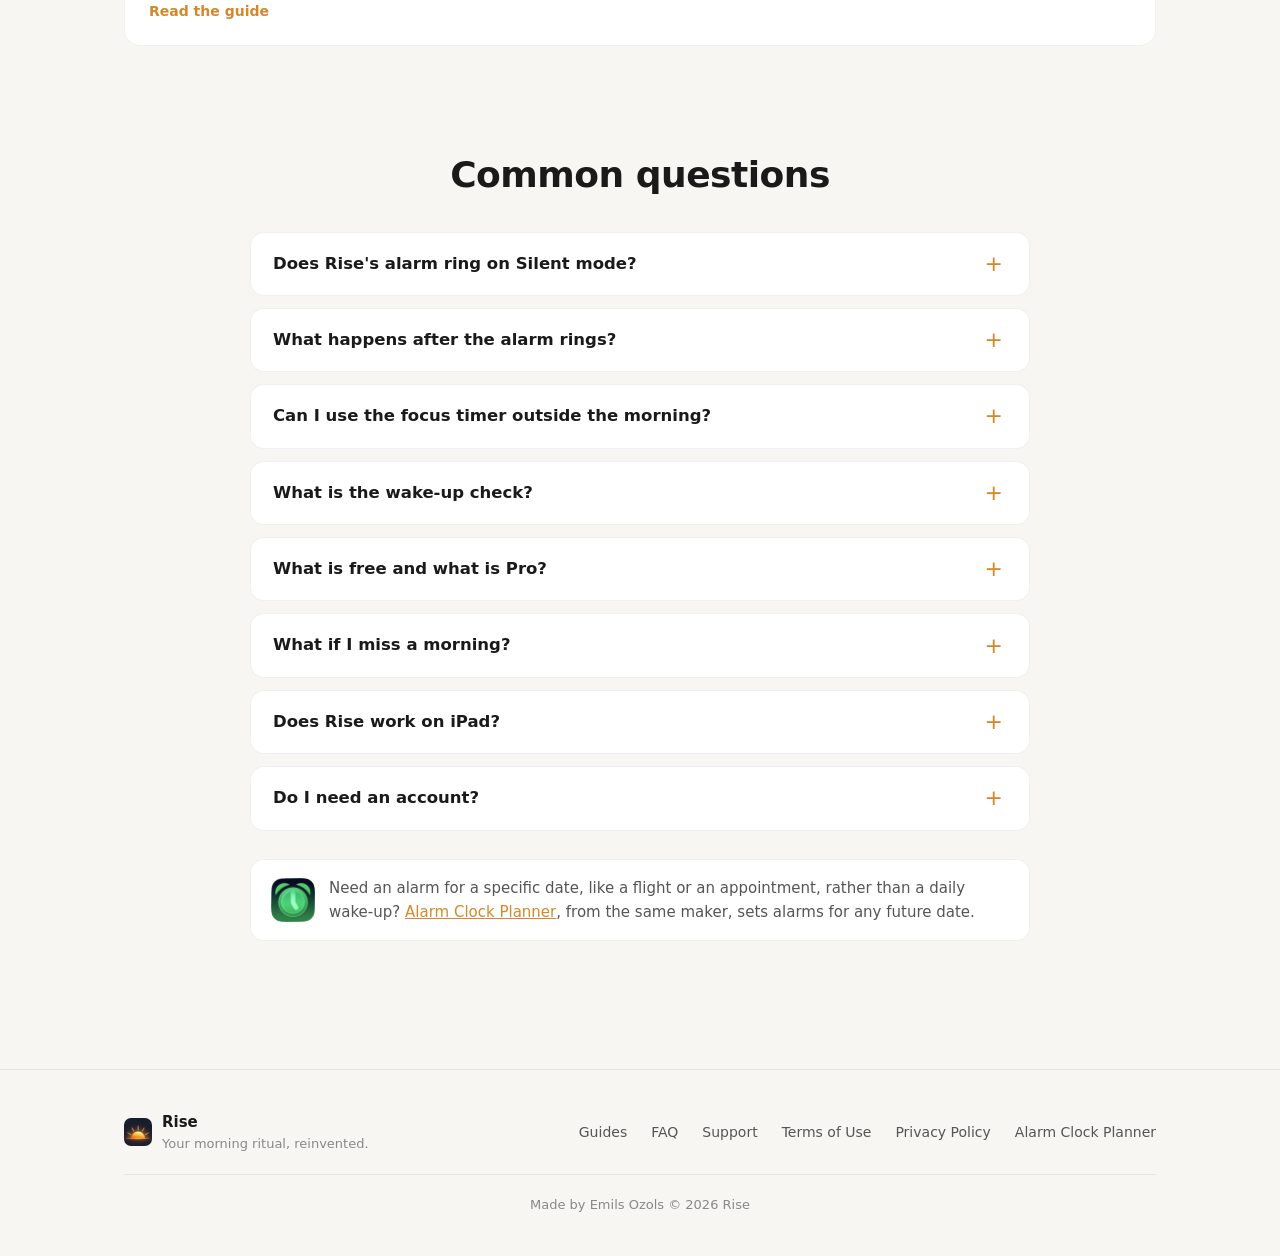
<file: guides/index.html>
<!DOCTYPE html>
<html lang="en">
<head>
<meta charset="utf-8">
<meta name="viewport" content="width=device-width, initial-scale=1">
<title>Morning Routine Guides: Wake Up, Focus, Build the Habit | Rise</title>
<meta name="description" content="Guides to getting up on the first alarm, keeping your phone from taking over the morning, focus timers on the Lock Screen, and routines like the 5AM Club and 75 Hard.">
<link rel="canonical" href="https://risemorning.app/guides/">
<meta name="apple-itunes-app" content="app-id=6760960639">
<meta name="theme-color" content="#D4882A">
<link rel="icon" href="/favicon.ico" sizes="any">
<link rel="apple-touch-icon" href="/assets/appicon.png">
<link rel="stylesheet" href="/styles.css">
<meta property="og:type" content="website">
<meta property="og:site_name" content="Rise">
<meta property="og:title" content="Morning Routine Guides: Wake Up, Focus, Build the Habit | Rise">
<meta property="og:description" content="Guides to getting up on the first alarm, keeping your phone from taking over the morning, focus timers on the Lock Screen, and routines like the 5AM Club and 75 Hard.">
<meta property="og:url" content="https://risemorning.app/guides/">
<meta property="og:image" content="https://risemorning.app/assets/ogshare.png">
<meta property="og:image:width" content="1200">
<meta property="og:image:height" content="630">
<meta name="twitter:card" content="summary_large_image">
<meta name="twitter:title" content="Morning Routine Guides: Wake Up, Focus, Build the Habit | Rise">
<meta name="twitter:description" content="Guides to getting up on the first alarm, keeping your phone from taking over the morning, focus timers on the Lock Screen, and routines like the 5AM Club and 75 Hard.">
<meta name="twitter:image" content="https://risemorning.app/assets/ogshare.png">
<link rel="preconnect" href="https://eu.i.posthog.com">
<script>
    !function(t,e){var o,n,p,r;e.__SV||(window.posthog=e,e._i=[],e.init=function(i,s,a){function g(t,e){var o=e.split(".");2==o.length&&(t=t[o[0]],e=o[1]),t[e]=function(){t.push([e].concat(Array.prototype.slice.call(arguments,0)))}}(p=t.createElement("script")).type="text/javascript",p.async=!0,p.src=s.api_host+"/static/array.js",(r=t.getElementsByTagName("script")[0]).parentNode.insertBefore(p,r);var u=e;for(void 0!==a?u=e[a]=[]:a="posthog",u.people=u.people||[],u.toString=function(t){var e="posthog";return"posthog"!==a&&(e+="."+a),t||(e+=" (stub)"),e},u.people.toString=function(){return u.toString(1)+".people (stub)"},o="init capture register register_once register_for_session unregister opt_in_capturing opt_out_capturing has_opted_in_capturing has_opted_out_capturing clear_opt_in_out_capturing startSessionRecording stopSessionRecording isSessionRecordingStarted".split(" "),n=0;n<o.length;n++)g(u,o[n]);e._i.push([i,s,a])},e.__SV=1)}(document,window.posthog||[]);
    if (!/^(localhost|127\.0\.0\.1|\[::1\])$/.test(location.hostname) && location.hostname !== '') {
        posthog.init('phc_ztIjBWZp495eGWUZSUprsXSLzyElBWMcf2xc65kKfE5', {
            api_host: 'https://eu.i.posthog.com',
            person_profiles: 'anonymous',
            persistence: 'memory'
        });
        posthog.register({ app_name: 'rise_web' });
    }
</script>
<script>
    (function() {
        var theme = null;
        try { theme = localStorage.getItem('theme'); } catch (e) {}
        if (!theme) theme = window.matchMedia('(prefers-color-scheme: dark)').matches ? 'dark' : 'light';
        document.documentElement.setAttribute('data-theme', theme);
    })();
</script>
<script type="application/ld+json">
{
  "@context": "https://schema.org",
  "@type": "CollectionPage",
  "name": "Morning Routine Guides",
  "description": "Guides to waking up, the first hour of the day, focus timers and morning routines.",
  "url": "https://risemorning.app/guides/"
}
</script>
</head>
<body>

<nav>
    <div class="nav-inner">
        <a href="/" class="nav-brand">
            <img src="/assets/appicon.png" alt="Rise app icon">
            <span>Rise</span>
        </a>
        <div class="nav-links">
            <a href="/#how-it-works">How It Works</a>
            <a href="/#features">Features</a>
            <a href="/guides/">Guides</a>
            <a href="/#faq">FAQ</a>
        </div>
        <div class="nav-right">
            <a href="https://apps.apple.com/app/apple-store/id6760960639?pt=2187944&amp;ct=Website_Guide&amp;mt=8" class="nav-download" data-ph="appstore_click">Download</a>
            <button class="theme-toggle" id="theme-toggle" aria-label="Toggle theme">
                <svg class="moon-icon" viewBox="0 0 24 24" fill="none" stroke="currentColor" stroke-width="2" stroke-linecap="round" stroke-linejoin="round"><path d="M21 12.79A9 9 0 1 1 11.21 3 7 7 0 0 0 21 12.79z"/></svg>
                <svg class="sun-icon" viewBox="0 0 24 24" fill="none" stroke="currentColor" stroke-width="2" stroke-linecap="round" stroke-linejoin="round"><circle cx="12" cy="12" r="5"/><line x1="12" y1="1" x2="12" y2="3"/><line x1="12" y1="21" x2="12" y2="23"/><line x1="4.22" y1="4.22" x2="5.64" y2="5.64"/><line x1="18.36" y1="18.36" x2="19.78" y2="19.78"/><line x1="1" y1="12" x2="3" y2="12"/><line x1="21" y1="12" x2="23" y2="12"/><line x1="4.22" y1="19.78" x2="5.64" y2="18.36"/><line x1="18.36" y1="5.64" x2="19.78" y2="4.22"/></svg>
            </button>
        </div>
    </div>
</nav>

<main class="page-main">
<div class="container hub-head">
    <div class="breadcrumb" role="navigation" aria-label="Breadcrumb"><a href="/">Home</a> › Guides</div>
    <h1>Morning Routine Guides</h1>
    <p>Practical guides to the first hour of the day: getting out of bed on the first alarm, keeping the phone
    from taking over, timing a focus block, and building a routine that survives a bad week.</p>
  </div>
<div class="container guide-cluster">
    <h2>Getting out of bed</h2>
    <p class="cluster-intro">The hardest part of any morning routine is the first minute after the alarm. These guides cover why snoozing and drifting back to sleep happen, and how to give that minute a next step.</p>
    <div class="guide-grid">
      <a class="guide-card" href="/guides/how-to-stop-snoozing-your-alarm/">
        <h3>How to Stop Snoozing Your Alarm and Actually Get Up</h3>
        <p>The alarm goes off, your thumb finds the snooze button before your brain is awake, and a few minutes later you do it again.</p>
        <span class="more">Read the guide</span>
      </a>
      <a class="guide-card" href="/guides/how-to-not-fall-back-asleep-after-alarm/">
        <h3>How to Not Fall Back Asleep After Your Alarm</h3>
        <p>You were sure you got up.</p>
        <span class="more">Read the guide</span>
      </a>
    </div>
  </div>
<div class="container guide-cluster">
    <h2>The first hour</h2>
    <p class="cluster-intro">What happens in the first hour decides whether the day starts on your terms or your inbox's. Keeping the phone from taking over, and timing a focused block you can see without unlocking anything.</p>
    <div class="guide-grid">
      <a class="guide-card" href="/guides/stop-checking-phone-in-the-morning/">
        <h3>How to Stop Checking Your Phone First Thing in the Morning</h3>
        <p>The alarm is on your phone, so the first thing you touch every day is the device with every email, message and feed on it.</p>
        <span class="more">Read the guide</span>
      </a>
      <a class="guide-card" href="/guides/focus-timer-lock-screen-iphone/">
        <h3>How to Keep a Focus Timer on Your iPhone Lock Screen</h3>
        <p>A timer you have to unlock the phone to check is a timer that pulls you back into the phone.</p>
        <span class="more">Read the guide</span>
      </a>
    </div>
  </div>
<div class="container guide-cluster">
    <h2>Morning routines</h2>
    <p class="cluster-intro">From a five-minute habit to a full 5 AM hour: how to build a routine that survives a bad week, and how two popular formats fit into a real morning.</p>
    <div class="guide-grid">
      <a class="guide-card" href="/guides/build-a-morning-routine-that-sticks/">
        <h3>How to Build a Morning Routine That Actually Sticks</h3>
        <p>The ten-step routine from a video lasts four days.</p>
        <span class="more">Read the guide</span>
      </a>
      <a class="guide-card" href="/guides/5am-club-routine/">
        <h3>The 5AM Club Routine: 20/20/20 With an Alarm and a Timer</h3>
        <p>Robin Sharma's 5AM Club splits the first hour into three 20-minute blocks.</p>
        <span class="more">Read the guide</span>
      </a>
      <a class="guide-card" href="/guides/75-hard-morning-routine/">
        <h3>A 75 Hard Morning Routine That Fits Before Work</h3>
        <p>75 Hard is mostly a scheduling problem.</p>
        <span class="more">Read the guide</span>
      </a>
    </div>
  </div>
<div class="container guide-cluster">
    <h2>The night before</h2>
    <p class="cluster-intro">A good morning starts the evening before. A short, repeatable wind-down makes the earlier bedtime, and the earlier alarm, realistic.</p>
    <div class="guide-grid">
      <a class="guide-card" href="/guides/wind-down-routine-before-bed/">
        <h3>A Simple Wind-Down Routine Before Bed</h3>
        <p>Most of a good morning is decided the night before.</p>
        <span class="more">Read the guide</span>
      </a>
    </div>
  </div>
  <section class="section">
    <div class="container">
      <h2 class="section-title" style="text-align:center;margin-bottom:28px">Common questions</h2>
      <div class="faq-list">
      <details>
        <summary>Does Rise's alarm ring on Silent mode?</summary>
        <p>Yes. Rise uses Apple's AlarmKit, the framework for real system alarms, so your alarm rings in Silent mode and through Do Not Disturb and Focus. It needs iOS 26.2 or later. <a href="/guides/how-to-not-fall-back-asleep-after-alarm/">Read the guide</a></p>
      </details>
      <details>
        <summary>What happens after the alarm rings?</summary>
        <p>The alarm has one button, Stop, and stopping it opens Rise's wake-up screen with a focus timer. Pick a length and start a session: read, journal, stretch, or just sit with a coffee. Finishing it adds a day to your streak. <a href="/guides/how-to-stop-snoozing-your-alarm/">Read the guide</a></p>
      </details>
      <details>
        <summary>Can I use the focus timer outside the morning?</summary>
        <p>Yes. If you have not had a session yet today, Focus now on the Home screen starts one at any hour. <a href="/guides/focus-timer-lock-screen-iphone/">Read the guide</a></p>
      </details>
      <details>
        <summary>What is the wake-up check?</summary>
        <p>A second alarm, 5, 10 or 20 minutes after your wake-up alarm, that rings only if you have not started your morning session. Starting the session cancels it for the day. It is part of Rise Pro. <a href="/guides/how-to-not-fall-back-asleep-after-alarm/">Read the guide</a></p>
      </details>
      <details>
        <summary>What is free and what is Pro?</summary>
        <p>Free: the alarm, focus sessions of 5, 10 or 15 minutes, Wind Down up to 10 minutes, your streak, the Beginner title, Live Activities, the Home Screen widgets and iCloud backup. Pro adds sessions up to 120 minutes, the wake-up check, streak history and freezes, reflections, all titles, Apple Health and longer Wind Down. Pro is a yearly plan with a 7-day free trial, or a one-time Lifetime purchase.</p>
      </details>
      <details>
        <summary>What if I miss a morning?</summary>
        <p>Your streak resets. With Pro you can freeze it once a week: tap the freeze on a day you cannot make it and the streak holds. <a href="/guides/build-a-morning-routine-that-sticks/">Read the guide</a></p>
      </details>
      <details>
        <summary>Does Rise work on iPad?</summary>
        <p>Rise is designed for iPhone. You can also install it on an iPad, where it runs as an iPhone app.</p>
      </details>
      <details>
        <summary>Do I need an account?</summary>
        <p>No. There is no sign-up. Your routine data stays on your device, with an optional backup to your own iCloud.</p>
      </details>
      </div>
      <div class="container" style="max-width:780px;padding:0">
<div class="cross-sell">
  <img src="/assets/alarmplanner-icon.png" alt="" width="44" height="44">
  <p>Need an alarm for a specific date, like a flight or an appointment, rather than a daily wake-up? <a href="https://alarmclockplanner.com/" data-ph="crosssell_alarmplanner">Alarm Clock Planner</a>, from the same maker, sets alarms for any future date.</p>
</div>
      </div>
    </div>
  </section>
</main>

<footer>
    <div class="container">
        <div class="footer-inner">
            <div class="footer-brand">
                <img src="/assets/appicon.png" alt="Rise">
                <div class="footer-brand-text">
                    <h4>Rise</h4>
                    <p>Your morning ritual, reinvented.</p>
                </div>
            </div>
            <div class="footer-links">
                <a href="/guides/">Guides</a>
                <a href="/#faq">FAQ</a>
                <a href="/support/">Support</a>
                <a href="/terms.html">Terms of Use</a>
                <a href="/privacy.html">Privacy Policy</a>
                <a href="https://alarmclockplanner.com/" data-ph="crosssell_alarmplanner">Alarm Clock Planner</a>
            </div>
        </div>
        <p class="footer-copy">Made by Emils Ozols &copy; 2026 Rise</p>
    </div>
</footer>
<script>
    document.getElementById('theme-toggle').addEventListener('click', function() {
        var next = document.documentElement.getAttribute('data-theme') === 'dark' ? 'light' : 'dark';
        document.documentElement.setAttribute('data-theme', next);
        try { localStorage.setItem('theme', next); } catch (e) {}
    });
    document.addEventListener('click', function (e) {
        var el = e.target.closest('[data-ph]');
        if (el && window.posthog) posthog.capture(el.getAttribute('data-ph'), { page: location.pathname });
    });
</script>
</body>
</html>
</file>
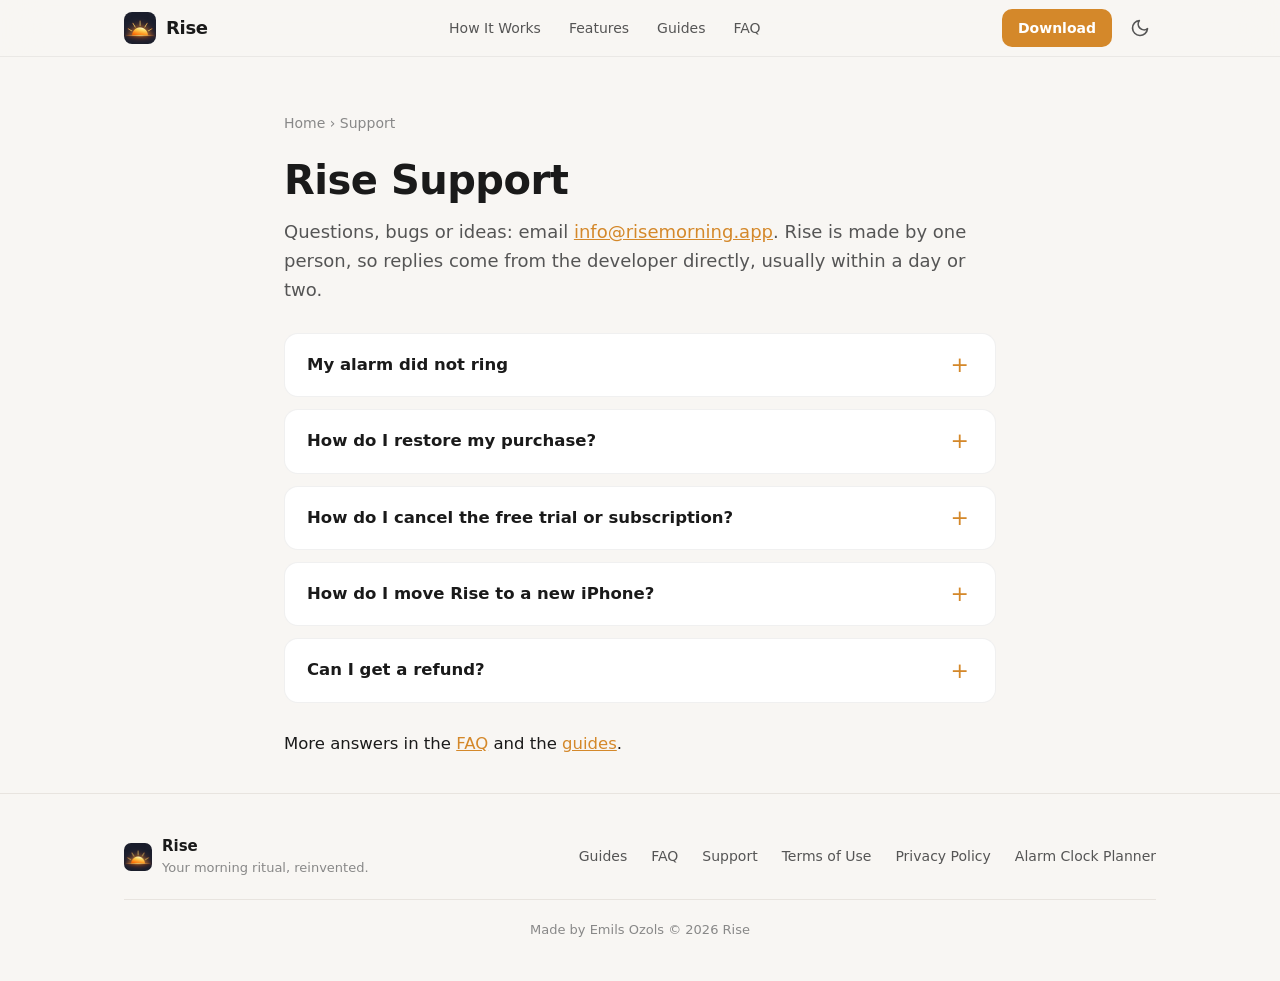
<file: support/index.html>
<!DOCTYPE html>
<html lang="en">
<head>
<meta charset="utf-8">
<meta name="viewport" content="width=device-width, initial-scale=1">
<title>Rise Support</title>
<meta name="description" content="Help with Rise: alarms that did not ring, restoring purchases, cancelling a trial, moving to a new iPhone.">
<link rel="canonical" href="https://risemorning.app/support/">
<meta name="apple-itunes-app" content="app-id=6760960639">
<meta name="theme-color" content="#D4882A">
<link rel="icon" href="/favicon.ico" sizes="any">
<link rel="apple-touch-icon" href="/assets/appicon.png">
<link rel="stylesheet" href="/styles.css">
<meta property="og:type" content="website">
<meta property="og:site_name" content="Rise">
<meta property="og:title" content="Rise Support">
<meta property="og:description" content="Help with Rise: alarms that did not ring, restoring purchases, cancelling a trial, moving to a new iPhone.">
<meta property="og:url" content="https://risemorning.app/support/">
<meta property="og:image" content="https://risemorning.app/assets/ogshare.png">
<meta property="og:image:width" content="1200">
<meta property="og:image:height" content="630">
<meta name="twitter:card" content="summary_large_image">
<meta name="twitter:title" content="Rise Support">
<meta name="twitter:description" content="Help with Rise: alarms that did not ring, restoring purchases, cancelling a trial, moving to a new iPhone.">
<meta name="twitter:image" content="https://risemorning.app/assets/ogshare.png">
<link rel="preconnect" href="https://eu.i.posthog.com">
<script>
    !function(t,e){var o,n,p,r;e.__SV||(window.posthog=e,e._i=[],e.init=function(i,s,a){function g(t,e){var o=e.split(".");2==o.length&&(t=t[o[0]],e=o[1]),t[e]=function(){t.push([e].concat(Array.prototype.slice.call(arguments,0)))}}(p=t.createElement("script")).type="text/javascript",p.async=!0,p.src=s.api_host+"/static/array.js",(r=t.getElementsByTagName("script")[0]).parentNode.insertBefore(p,r);var u=e;for(void 0!==a?u=e[a]=[]:a="posthog",u.people=u.people||[],u.toString=function(t){var e="posthog";return"posthog"!==a&&(e+="."+a),t||(e+=" (stub)"),e},u.people.toString=function(){return u.toString(1)+".people (stub)"},o="init capture register register_once register_for_session unregister opt_in_capturing opt_out_capturing has_opted_in_capturing has_opted_out_capturing clear_opt_in_out_capturing startSessionRecording stopSessionRecording isSessionRecordingStarted".split(" "),n=0;n<o.length;n++)g(u,o[n]);e._i.push([i,s,a])},e.__SV=1)}(document,window.posthog||[]);
    if (!/^(localhost|127\.0\.0\.1|\[::1\])$/.test(location.hostname) && location.hostname !== '') {
        posthog.init('phc_ztIjBWZp495eGWUZSUprsXSLzyElBWMcf2xc65kKfE5', {
            api_host: 'https://eu.i.posthog.com',
            person_profiles: 'anonymous',
            persistence: 'memory'
        });
        posthog.register({ app_name: 'rise_web' });
    }
</script>
<script>
    (function() {
        var theme = null;
        try { theme = localStorage.getItem('theme'); } catch (e) {}
        if (!theme) theme = window.matchMedia('(prefers-color-scheme: dark)').matches ? 'dark' : 'light';
        document.documentElement.setAttribute('data-theme', theme);
    })();
</script>
</head>
<body>

<nav>
    <div class="nav-inner">
        <a href="/" class="nav-brand">
            <img src="/assets/appicon.png" alt="Rise app icon">
            <span>Rise</span>
        </a>
        <div class="nav-links">
            <a href="/#how-it-works">How It Works</a>
            <a href="/#features">Features</a>
            <a href="/guides/">Guides</a>
            <a href="/#faq">FAQ</a>
        </div>
        <div class="nav-right">
            <a href="https://apps.apple.com/app/apple-store/id6760960639?pt=2187944&amp;ct=Website_Home&amp;mt=8" class="nav-download" data-ph="appstore_click">Download</a>
            <button class="theme-toggle" id="theme-toggle" aria-label="Toggle theme">
                <svg class="moon-icon" viewBox="0 0 24 24" fill="none" stroke="currentColor" stroke-width="2" stroke-linecap="round" stroke-linejoin="round"><path d="M21 12.79A9 9 0 1 1 11.21 3 7 7 0 0 0 21 12.79z"/></svg>
                <svg class="sun-icon" viewBox="0 0 24 24" fill="none" stroke="currentColor" stroke-width="2" stroke-linecap="round" stroke-linejoin="round"><circle cx="12" cy="12" r="5"/><line x1="12" y1="1" x2="12" y2="3"/><line x1="12" y1="21" x2="12" y2="23"/><line x1="4.22" y1="4.22" x2="5.64" y2="5.64"/><line x1="18.36" y1="18.36" x2="19.78" y2="19.78"/><line x1="1" y1="12" x2="3" y2="12"/><line x1="21" y1="12" x2="23" y2="12"/><line x1="4.22" y1="19.78" x2="5.64" y2="18.36"/><line x1="18.36" y1="5.64" x2="19.78" y2="4.22"/></svg>
            </button>
        </div>
    </div>
</nav>

<main class="page-main">
<article class="article">
  <div class="breadcrumb" role="navigation" aria-label="Breadcrumb"><a href="/">Home</a> › Support</div>
  <h1>Rise Support</h1>
  <p class="lede">Questions, bugs or ideas: email <a href="mailto:info@risemorning.app">info@risemorning.app</a>. Rise is made by one person, so replies come from the developer directly, usually within a day or two.</p>
  <div class="faq-list">
      <details>
        <summary>My alarm did not ring</summary>
        <p>Check that Rise still has permission to set alarms, in the iPhone Settings app under Rise. Alarms ring in Silent mode and through Focus, but not when the phone is off or the battery is empty. If it still did not ring, email us the date, time and your iOS version.</p>
      </details>
      <details>
        <summary>How do I restore my purchase?</summary>
        <p>Open the Rise Pro screen, for example from the upgrade option in Rise's Settings, and tap Restore at the bottom. Use the same Apple Account you bought Pro with.</p>
      </details>
      <details>
        <summary>How do I cancel the free trial or subscription?</summary>
        <p>In the iPhone Settings app, tap your name, then Subscriptions, then Rise. Cancel at least a day before the trial ends and you will not be charged. Rise shows the days left in its own Settings too.</p>
      </details>
      <details>
        <summary>How do I move Rise to a new iPhone?</summary>
        <p>Turn on iCloud backup in Rise's Settings on the old phone. On the new iPhone, signed in to the same Apple Account, install Rise and tap Restore from Backup when it offers it.</p>
      </details>
      <details>
        <summary>Can I get a refund?</summary>
        <p>Refunds for App Store purchases are handled by Apple at reportaproblem.apple.com.</p>
      </details>
  </div>
  <p style="margin-top:28px">More answers in the <a href="/#faq">FAQ</a> and the <a href="/guides/">guides</a>.</p>
</article>
</main>

<footer>
    <div class="container">
        <div class="footer-inner">
            <div class="footer-brand">
                <img src="/assets/appicon.png" alt="Rise">
                <div class="footer-brand-text">
                    <h4>Rise</h4>
                    <p>Your morning ritual, reinvented.</p>
                </div>
            </div>
            <div class="footer-links">
                <a href="/guides/">Guides</a>
                <a href="/#faq">FAQ</a>
                <a href="/support/">Support</a>
                <a href="/terms.html">Terms of Use</a>
                <a href="/privacy.html">Privacy Policy</a>
                <a href="https://alarmclockplanner.com/" data-ph="crosssell_alarmplanner">Alarm Clock Planner</a>
            </div>
        </div>
        <p class="footer-copy">Made by Emils Ozols &copy; 2026 Rise</p>
    </div>
</footer>
<script>
    document.getElementById('theme-toggle').addEventListener('click', function() {
        var next = document.documentElement.getAttribute('data-theme') === 'dark' ? 'light' : 'dark';
        document.documentElement.setAttribute('data-theme', next);
        try { localStorage.setItem('theme', next); } catch (e) {}
    });
    document.addEventListener('click', function (e) {
        var el = e.target.closest('[data-ph]');
        if (el && window.posthog) posthog.capture(el.getAttribute('data-ph'), { page: location.pathname });
    });
</script>
</body>
</html>
</file>
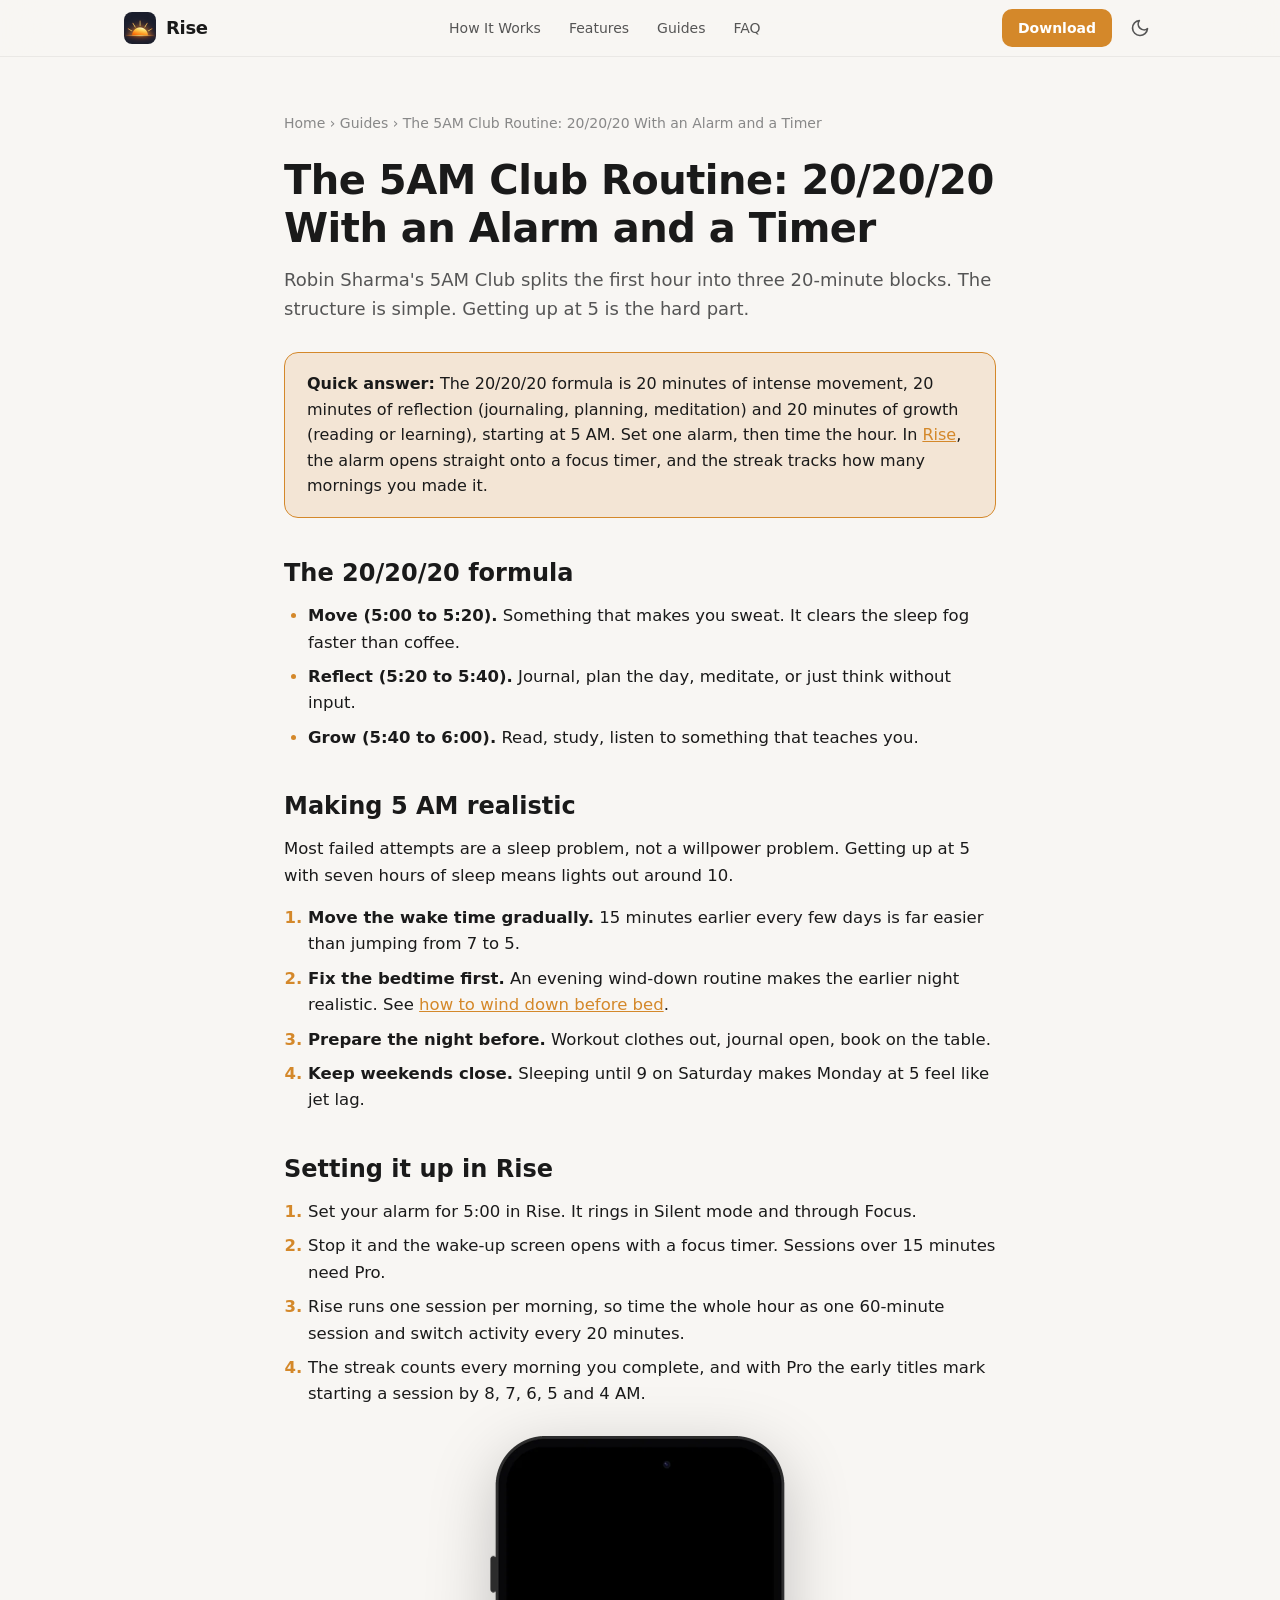
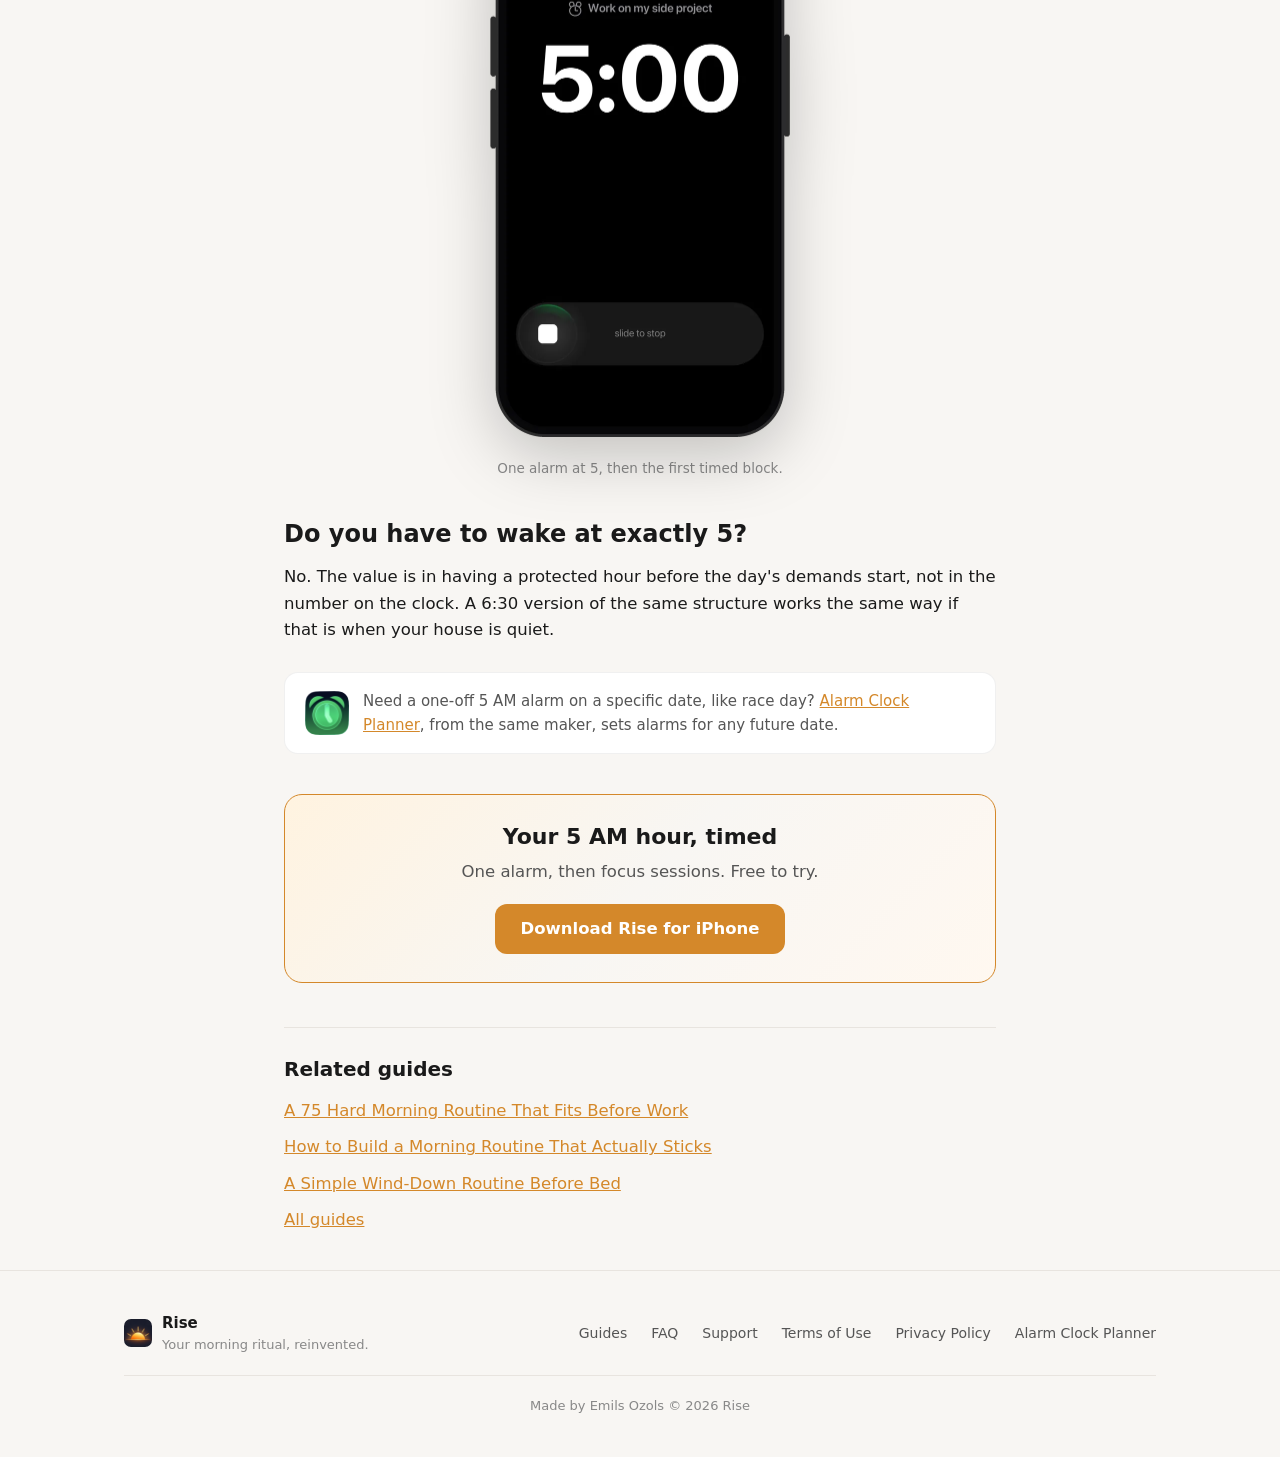
<file: guides/5am-club-routine/index.html>
<!DOCTYPE html>
<html lang="en">
<head>
<meta charset="utf-8">
<meta name="viewport" content="width=device-width, initial-scale=1">
<title>The 5AM Club Routine: 20/20/20 With an Alarm and a Timer</title>
<meta name="description" content="The 5AM Club&#x27;s 20/20/20 formula explained: move, reflect, grow. How to set it up on iPhone with one alarm and timed blocks, and how to make 5 AM realistic.">
<link rel="canonical" href="https://risemorning.app/guides/5am-club-routine/">
<meta name="apple-itunes-app" content="app-id=6760960639">
<meta name="theme-color" content="#D4882A">
<link rel="icon" href="/favicon.ico" sizes="any">
<link rel="apple-touch-icon" href="/assets/appicon.png">
<link rel="stylesheet" href="/styles.css">
<meta property="og:type" content="article">
<meta property="og:site_name" content="Rise">
<meta property="og:title" content="The 5AM Club Routine: 20/20/20 With an Alarm and a Timer">
<meta property="og:description" content="The 5AM Club&#x27;s 20/20/20 formula explained: move, reflect, grow. How to set it up on iPhone with one alarm and timed blocks, and how to make 5 AM realistic.">
<meta property="og:url" content="https://risemorning.app/guides/5am-club-routine/">
<meta property="og:image" content="https://risemorning.app/assets/ogshare.png">
<meta property="og:image:width" content="1200">
<meta property="og:image:height" content="630">
<meta name="twitter:card" content="summary_large_image">
<meta name="twitter:title" content="The 5AM Club Routine: 20/20/20 With an Alarm and a Timer">
<meta name="twitter:description" content="The 5AM Club&#x27;s 20/20/20 formula explained: move, reflect, grow. How to set it up on iPhone with one alarm and timed blocks, and how to make 5 AM realistic.">
<meta name="twitter:image" content="https://risemorning.app/assets/ogshare.png">
<link rel="preconnect" href="https://eu.i.posthog.com">
<script>
    !function(t,e){var o,n,p,r;e.__SV||(window.posthog=e,e._i=[],e.init=function(i,s,a){function g(t,e){var o=e.split(".");2==o.length&&(t=t[o[0]],e=o[1]),t[e]=function(){t.push([e].concat(Array.prototype.slice.call(arguments,0)))}}(p=t.createElement("script")).type="text/javascript",p.async=!0,p.src=s.api_host+"/static/array.js",(r=t.getElementsByTagName("script")[0]).parentNode.insertBefore(p,r);var u=e;for(void 0!==a?u=e[a]=[]:a="posthog",u.people=u.people||[],u.toString=function(t){var e="posthog";return"posthog"!==a&&(e+="."+a),t||(e+=" (stub)"),e},u.people.toString=function(){return u.toString(1)+".people (stub)"},o="init capture register register_once register_for_session unregister opt_in_capturing opt_out_capturing has_opted_in_capturing has_opted_out_capturing clear_opt_in_out_capturing startSessionRecording stopSessionRecording isSessionRecordingStarted".split(" "),n=0;n<o.length;n++)g(u,o[n]);e._i.push([i,s,a])},e.__SV=1)}(document,window.posthog||[]);
    if (!/^(localhost|127\.0\.0\.1|\[::1\])$/.test(location.hostname) && location.hostname !== '') {
        posthog.init('phc_ztIjBWZp495eGWUZSUprsXSLzyElBWMcf2xc65kKfE5', {
            api_host: 'https://eu.i.posthog.com',
            person_profiles: 'anonymous',
            persistence: 'memory'
        });
        posthog.register({ app_name: 'rise_web' });
    }
</script>
<script>
    (function() {
        var theme = null;
        try { theme = localStorage.getItem('theme'); } catch (e) {}
        if (!theme) theme = window.matchMedia('(prefers-color-scheme: dark)').matches ? 'dark' : 'light';
        document.documentElement.setAttribute('data-theme', theme);
    })();
</script>
<script type="application/ld+json">
{
  "@context": "https://schema.org",
  "@type": "Article",
  "headline": "The 5AM Club Routine: 20/20/20 With an Alarm and a Timer",
  "description": "The 5AM Club's 20/20/20 formula explained: move, reflect, grow. How to set it up on iPhone with one alarm and timed blocks, and how to make 5 AM realistic.",
  "image": "https://risemorning.app/assets/ogshare.png",
  "datePublished": "2026-10-01",
  "dateModified": "2026-10-01",
  "author": {
    "@type": "Person",
    "name": "Emils Ozols",
    "url": "https://ozols.dev"
  },
  "publisher": {
    "@type": "Organization",
    "name": "Rise",
    "logo": {
      "@type": "ImageObject",
      "url": "https://risemorning.app/assets/appicon.png"
    }
  },
  "mainEntityOfPage": "https://risemorning.app/guides/5am-club-routine/"
}
</script>
<script type="application/ld+json">
{
  "@context": "https://schema.org",
  "@type": "BreadcrumbList",
  "itemListElement": [
    {
      "@type": "ListItem",
      "position": 1,
      "name": "Home",
      "item": "https://risemorning.app/"
    },
    {
      "@type": "ListItem",
      "position": 2,
      "name": "Guides",
      "item": "https://risemorning.app/guides/"
    },
    {
      "@type": "ListItem",
      "position": 3,
      "name": "The 5AM Club Routine: 20/20/20 With an Alarm and a Timer",
      "item": "https://risemorning.app/guides/5am-club-routine/"
    }
  ]
}
</script>
</head>
<body>

<nav>
    <div class="nav-inner">
        <a href="/" class="nav-brand">
            <img src="/assets/appicon.png" alt="Rise app icon">
            <span>Rise</span>
        </a>
        <div class="nav-links">
            <a href="/#how-it-works">How It Works</a>
            <a href="/#features">Features</a>
            <a href="/guides/">Guides</a>
            <a href="/#faq">FAQ</a>
        </div>
        <div class="nav-right">
            <a href="https://apps.apple.com/app/apple-store/id6760960639?pt=2187944&amp;ct=Website_Guide&amp;mt=8" class="nav-download" data-ph="appstore_click">Download</a>
            <button class="theme-toggle" id="theme-toggle" aria-label="Toggle theme">
                <svg class="moon-icon" viewBox="0 0 24 24" fill="none" stroke="currentColor" stroke-width="2" stroke-linecap="round" stroke-linejoin="round"><path d="M21 12.79A9 9 0 1 1 11.21 3 7 7 0 0 0 21 12.79z"/></svg>
                <svg class="sun-icon" viewBox="0 0 24 24" fill="none" stroke="currentColor" stroke-width="2" stroke-linecap="round" stroke-linejoin="round"><circle cx="12" cy="12" r="5"/><line x1="12" y1="1" x2="12" y2="3"/><line x1="12" y1="21" x2="12" y2="23"/><line x1="4.22" y1="4.22" x2="5.64" y2="5.64"/><line x1="18.36" y1="18.36" x2="19.78" y2="19.78"/><line x1="1" y1="12" x2="3" y2="12"/><line x1="21" y1="12" x2="23" y2="12"/><line x1="4.22" y1="19.78" x2="5.64" y2="18.36"/><line x1="18.36" y1="5.64" x2="19.78" y2="4.22"/></svg>
            </button>
        </div>
    </div>
</nav>

<main class="page-main">
<article class="article">
  <div class="breadcrumb" role="navigation" aria-label="Breadcrumb"><a href="/">Home</a> › <a href="/guides/">Guides</a> › The 5AM Club Routine: 20/20/20 With an Alarm and a Timer</div>
  <h1>The 5AM Club Routine: 20/20/20 With an Alarm and a Timer</h1>
  <p class="lede">Robin Sharma's 5AM Club splits the first hour into three 20-minute blocks. The structure is simple. Getting up at 5 is the hard part.</p>
  <div class="quick-answer"><p><strong>Quick answer:</strong> The 20/20/20 formula is 20 minutes of intense movement, 20 minutes of reflection (journaling, planning, meditation) and 20 minutes of growth (reading or learning), starting at 5 AM. Set one alarm, then time the hour. In <a href="/">Rise</a>, the alarm opens straight onto a focus timer, and the streak tracks how many mornings you made it.</p></div>

<h2>The 20/20/20 formula</h2>
<ul>
  <li><strong>Move (5:00 to 5:20).</strong> Something that makes you sweat. It clears the sleep fog faster than coffee.</li>
  <li><strong>Reflect (5:20 to 5:40).</strong> Journal, plan the day, meditate, or just think without input.</li>
  <li><strong>Grow (5:40 to 6:00).</strong> Read, study, listen to something that teaches you.</li>
</ul>

<h2>Making 5 AM realistic</h2>
<p>Most failed attempts are a sleep problem, not a willpower problem. Getting up at 5 with seven hours of sleep means lights out around 10.</p>
<ol>
  <li><strong>Move the wake time gradually.</strong> 15 minutes earlier every few days is far easier than jumping from 7 to 5.</li>
  <li><strong>Fix the bedtime first.</strong> An evening wind-down routine makes the earlier night realistic. See <a href="/guides/wind-down-routine-before-bed/">how to wind down before bed</a>.</li>
  <li><strong>Prepare the night before.</strong> Workout clothes out, journal open, book on the table.</li>
  <li><strong>Keep weekends close.</strong> Sleeping until 9 on Saturday makes Monday at 5 feel like jet lag.</li>
</ol>

<h2>Setting it up in Rise</h2>
<ol>
  <li>Set your alarm for 5:00 in Rise. It rings in Silent mode and through Focus.</li>
  <li>Stop it and the wake-up screen opens with a focus timer. Sessions over 15 minutes need Pro.</li>
  <li>Rise runs one session per morning, so time the whole hour as one 60-minute session and switch activity every 20 minutes.</li>
  <li>The streak counts every morning you complete, and with Pro the early titles mark starting a session by 8, 7, 6, 5 and 4 AM.</li>
</ol>
<figure>
  <img src="/assets/shot-ringing.webp?v=3" alt="Rise alarm ringing on the Lock Screen at 5:00" loading="lazy" width="600" height="1203">
  <figcaption>One alarm at 5, then the first timed block.</figcaption>
</figure>

<h2>Do you have to wake at exactly 5?</h2>
<p>No. The value is in having a protected hour before the day's demands start, not in the number on the clock. A 6:30 version of the same structure works the same way if that is when your house is quiet.</p>

<div class="cross-sell">
  <img src="/assets/alarmplanner-icon.png" alt="" width="44" height="44">
  <p>Need a one-off 5 AM alarm on a specific date, like race day? <a href="https://alarmclockplanner.com/guides/set-alarm-for-specific-date-iphone/" data-ph="crosssell_alarmplanner">Alarm Clock Planner</a>, from the same maker, sets alarms for any future date.</p>
</div>
<a class="article-cta" href="https://apps.apple.com/app/apple-store/id6760960639?pt=2187944&amp;ct=Website_Guide&amp;mt=8" data-ph="appstore_click" aria-label="Download Rise on the App Store">
    <h2>Your 5 AM hour, timed</h2>
    <p>One alarm, then focus sessions. Free to try.</p>
    <span class="btn">Download Rise for iPhone</span>
  </a>
<div class="related">
    <h2>Related guides</h2>
    <ul>
      <li><a href="/guides/75-hard-morning-routine/">A 75 Hard Morning Routine That Fits Before Work</a></li>
      <li><a href="/guides/build-a-morning-routine-that-sticks/">How to Build a Morning Routine That Actually Sticks</a></li>
      <li><a href="/guides/wind-down-routine-before-bed/">A Simple Wind-Down Routine Before Bed</a></li>
    </ul>
    <p><a href="/guides/">All guides</a></p>
  </div>
</article>
</main>

<footer>
    <div class="container">
        <div class="footer-inner">
            <div class="footer-brand">
                <img src="/assets/appicon.png" alt="Rise">
                <div class="footer-brand-text">
                    <h4>Rise</h4>
                    <p>Your morning ritual, reinvented.</p>
                </div>
            </div>
            <div class="footer-links">
                <a href="/guides/">Guides</a>
                <a href="/#faq">FAQ</a>
                <a href="/support/">Support</a>
                <a href="/terms.html">Terms of Use</a>
                <a href="/privacy.html">Privacy Policy</a>
                <a href="https://alarmclockplanner.com/" data-ph="crosssell_alarmplanner">Alarm Clock Planner</a>
            </div>
        </div>
        <p class="footer-copy">Made by Emils Ozols &copy; 2026 Rise</p>
    </div>
</footer>
<script>
    document.getElementById('theme-toggle').addEventListener('click', function() {
        var next = document.documentElement.getAttribute('data-theme') === 'dark' ? 'light' : 'dark';
        document.documentElement.setAttribute('data-theme', next);
        try { localStorage.setItem('theme', next); } catch (e) {}
    });
    document.addEventListener('click', function (e) {
        var el = e.target.closest('[data-ph]');
        if (el && window.posthog) posthog.capture(el.getAttribute('data-ph'), { page: location.pathname });
    });
</script>
</body>
</html>
</file>
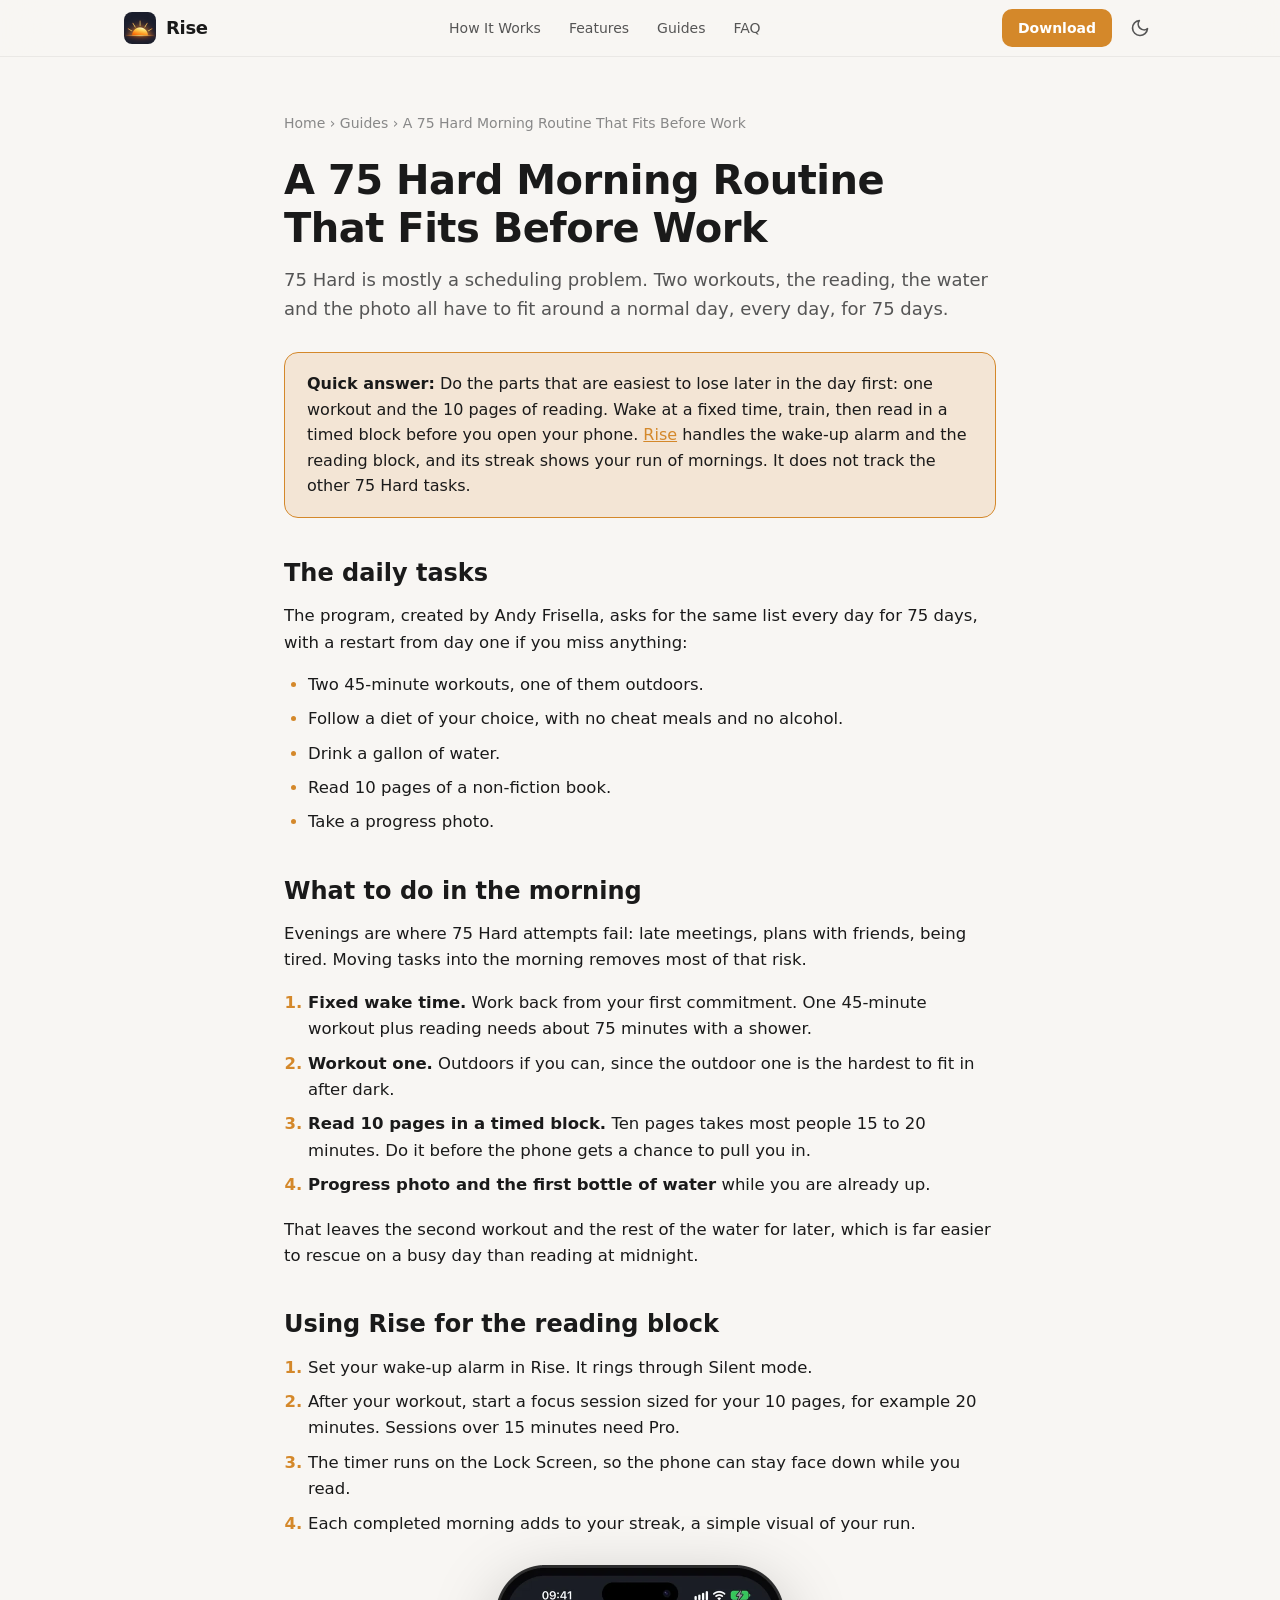
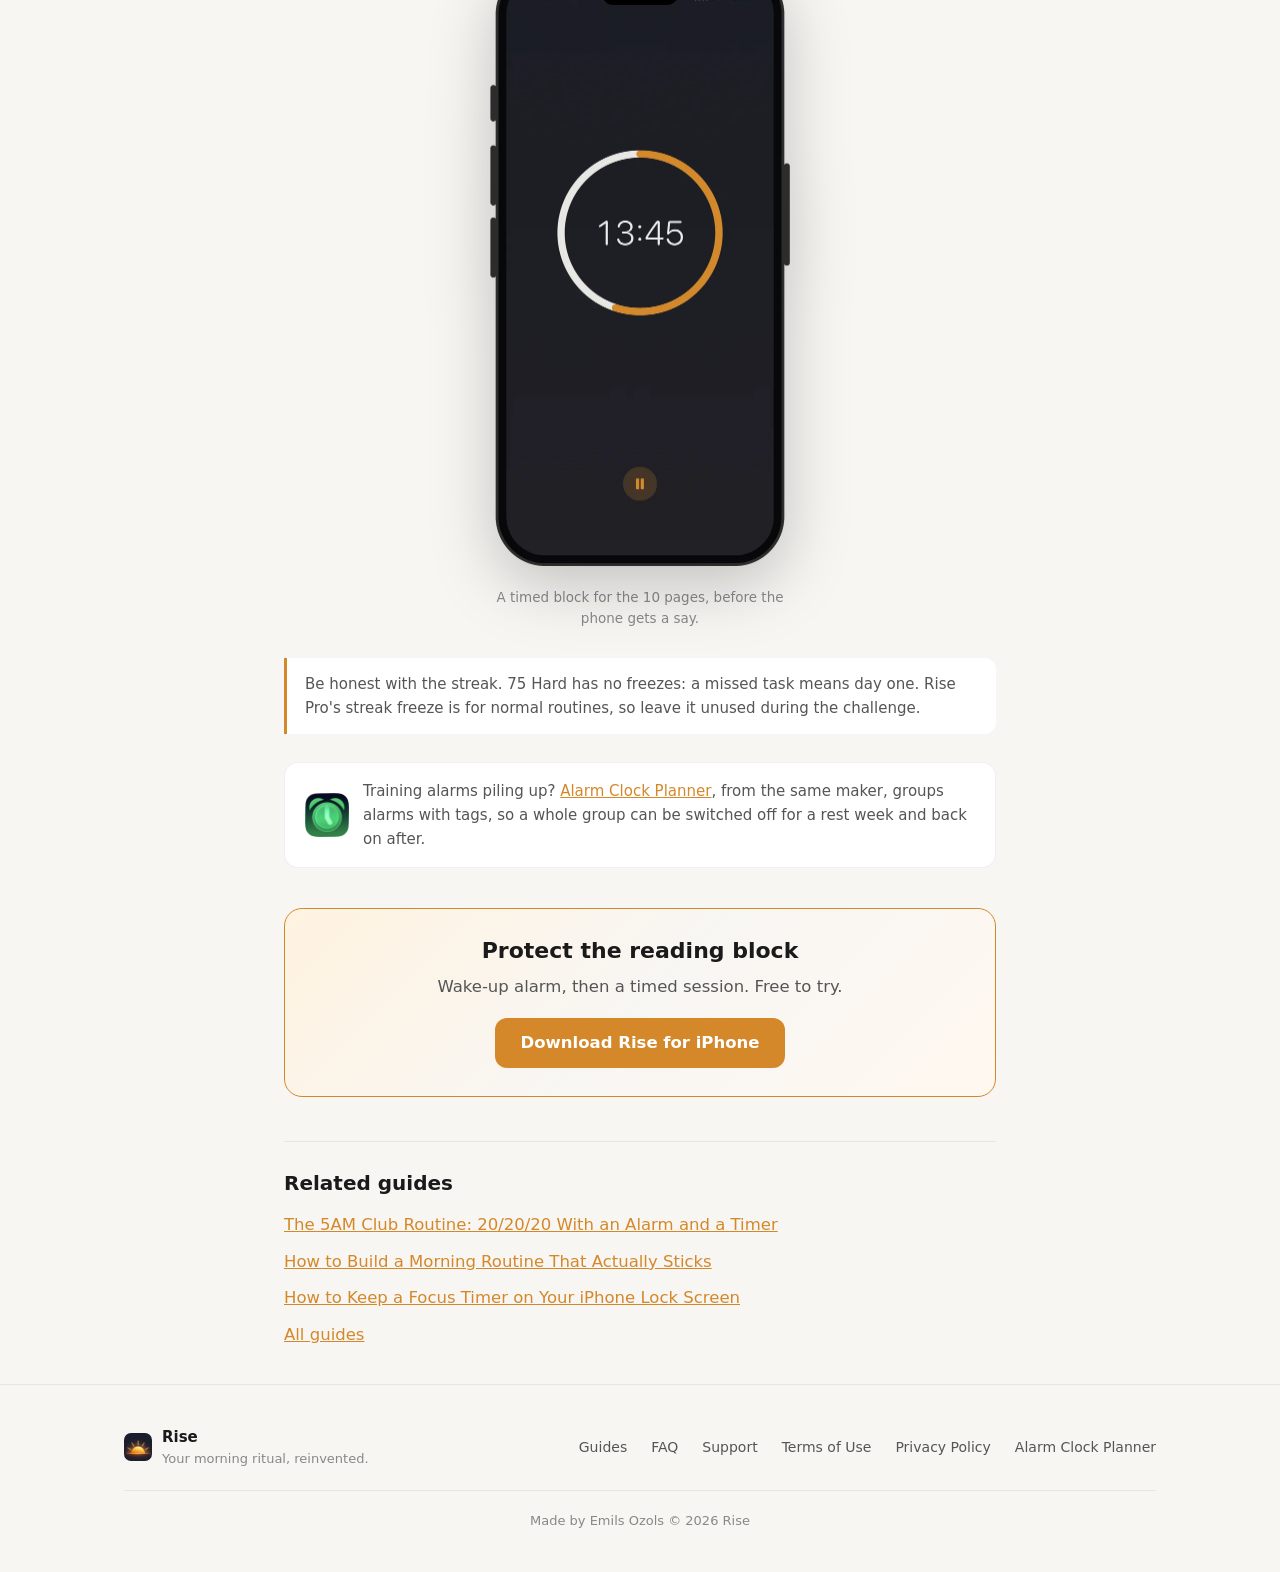
<file: guides/75-hard-morning-routine/index.html>
<!DOCTYPE html>
<html lang="en">
<head>
<meta charset="utf-8">
<meta name="viewport" content="width=device-width, initial-scale=1">
<title>A 75 Hard Morning Routine That Fits Before Work</title>
<meta name="description" content="How to fit 75 Hard into your mornings: the daily tasks, which ones to do before work, and how to protect the reading block with a timer and a streak.">
<link rel="canonical" href="https://risemorning.app/guides/75-hard-morning-routine/">
<meta name="apple-itunes-app" content="app-id=6760960639">
<meta name="theme-color" content="#D4882A">
<link rel="icon" href="/favicon.ico" sizes="any">
<link rel="apple-touch-icon" href="/assets/appicon.png">
<link rel="stylesheet" href="/styles.css">
<meta property="og:type" content="article">
<meta property="og:site_name" content="Rise">
<meta property="og:title" content="A 75 Hard Morning Routine That Fits Before Work">
<meta property="og:description" content="How to fit 75 Hard into your mornings: the daily tasks, which ones to do before work, and how to protect the reading block with a timer and a streak.">
<meta property="og:url" content="https://risemorning.app/guides/75-hard-morning-routine/">
<meta property="og:image" content="https://risemorning.app/assets/ogshare.png">
<meta property="og:image:width" content="1200">
<meta property="og:image:height" content="630">
<meta name="twitter:card" content="summary_large_image">
<meta name="twitter:title" content="A 75 Hard Morning Routine That Fits Before Work">
<meta name="twitter:description" content="How to fit 75 Hard into your mornings: the daily tasks, which ones to do before work, and how to protect the reading block with a timer and a streak.">
<meta name="twitter:image" content="https://risemorning.app/assets/ogshare.png">
<link rel="preconnect" href="https://eu.i.posthog.com">
<script>
    !function(t,e){var o,n,p,r;e.__SV||(window.posthog=e,e._i=[],e.init=function(i,s,a){function g(t,e){var o=e.split(".");2==o.length&&(t=t[o[0]],e=o[1]),t[e]=function(){t.push([e].concat(Array.prototype.slice.call(arguments,0)))}}(p=t.createElement("script")).type="text/javascript",p.async=!0,p.src=s.api_host+"/static/array.js",(r=t.getElementsByTagName("script")[0]).parentNode.insertBefore(p,r);var u=e;for(void 0!==a?u=e[a]=[]:a="posthog",u.people=u.people||[],u.toString=function(t){var e="posthog";return"posthog"!==a&&(e+="."+a),t||(e+=" (stub)"),e},u.people.toString=function(){return u.toString(1)+".people (stub)"},o="init capture register register_once register_for_session unregister opt_in_capturing opt_out_capturing has_opted_in_capturing has_opted_out_capturing clear_opt_in_out_capturing startSessionRecording stopSessionRecording isSessionRecordingStarted".split(" "),n=0;n<o.length;n++)g(u,o[n]);e._i.push([i,s,a])},e.__SV=1)}(document,window.posthog||[]);
    if (!/^(localhost|127\.0\.0\.1|\[::1\])$/.test(location.hostname) && location.hostname !== '') {
        posthog.init('phc_ztIjBWZp495eGWUZSUprsXSLzyElBWMcf2xc65kKfE5', {
            api_host: 'https://eu.i.posthog.com',
            person_profiles: 'anonymous',
            persistence: 'memory'
        });
        posthog.register({ app_name: 'rise_web' });
    }
</script>
<script>
    (function() {
        var theme = null;
        try { theme = localStorage.getItem('theme'); } catch (e) {}
        if (!theme) theme = window.matchMedia('(prefers-color-scheme: dark)').matches ? 'dark' : 'light';
        document.documentElement.setAttribute('data-theme', theme);
    })();
</script>
<script type="application/ld+json">
{
  "@context": "https://schema.org",
  "@type": "Article",
  "headline": "A 75 Hard Morning Routine That Fits Before Work",
  "description": "How to fit 75 Hard into your mornings: the daily tasks, which ones to do before work, and how to protect the reading block with a timer and a streak.",
  "image": "https://risemorning.app/assets/ogshare.png",
  "datePublished": "2026-10-01",
  "dateModified": "2026-10-01",
  "author": {
    "@type": "Person",
    "name": "Emils Ozols",
    "url": "https://ozols.dev"
  },
  "publisher": {
    "@type": "Organization",
    "name": "Rise",
    "logo": {
      "@type": "ImageObject",
      "url": "https://risemorning.app/assets/appicon.png"
    }
  },
  "mainEntityOfPage": "https://risemorning.app/guides/75-hard-morning-routine/"
}
</script>
<script type="application/ld+json">
{
  "@context": "https://schema.org",
  "@type": "BreadcrumbList",
  "itemListElement": [
    {
      "@type": "ListItem",
      "position": 1,
      "name": "Home",
      "item": "https://risemorning.app/"
    },
    {
      "@type": "ListItem",
      "position": 2,
      "name": "Guides",
      "item": "https://risemorning.app/guides/"
    },
    {
      "@type": "ListItem",
      "position": 3,
      "name": "A 75 Hard Morning Routine That Fits Before Work",
      "item": "https://risemorning.app/guides/75-hard-morning-routine/"
    }
  ]
}
</script>
</head>
<body>

<nav>
    <div class="nav-inner">
        <a href="/" class="nav-brand">
            <img src="/assets/appicon.png" alt="Rise app icon">
            <span>Rise</span>
        </a>
        <div class="nav-links">
            <a href="/#how-it-works">How It Works</a>
            <a href="/#features">Features</a>
            <a href="/guides/">Guides</a>
            <a href="/#faq">FAQ</a>
        </div>
        <div class="nav-right">
            <a href="https://apps.apple.com/app/apple-store/id6760960639?pt=2187944&amp;ct=Website_Guide&amp;mt=8" class="nav-download" data-ph="appstore_click">Download</a>
            <button class="theme-toggle" id="theme-toggle" aria-label="Toggle theme">
                <svg class="moon-icon" viewBox="0 0 24 24" fill="none" stroke="currentColor" stroke-width="2" stroke-linecap="round" stroke-linejoin="round"><path d="M21 12.79A9 9 0 1 1 11.21 3 7 7 0 0 0 21 12.79z"/></svg>
                <svg class="sun-icon" viewBox="0 0 24 24" fill="none" stroke="currentColor" stroke-width="2" stroke-linecap="round" stroke-linejoin="round"><circle cx="12" cy="12" r="5"/><line x1="12" y1="1" x2="12" y2="3"/><line x1="12" y1="21" x2="12" y2="23"/><line x1="4.22" y1="4.22" x2="5.64" y2="5.64"/><line x1="18.36" y1="18.36" x2="19.78" y2="19.78"/><line x1="1" y1="12" x2="3" y2="12"/><line x1="21" y1="12" x2="23" y2="12"/><line x1="4.22" y1="19.78" x2="5.64" y2="18.36"/><line x1="18.36" y1="5.64" x2="19.78" y2="4.22"/></svg>
            </button>
        </div>
    </div>
</nav>

<main class="page-main">
<article class="article">
  <div class="breadcrumb" role="navigation" aria-label="Breadcrumb"><a href="/">Home</a> › <a href="/guides/">Guides</a> › A 75 Hard Morning Routine That Fits Before Work</div>
  <h1>A 75 Hard Morning Routine That Fits Before Work</h1>
  <p class="lede">75 Hard is mostly a scheduling problem. Two workouts, the reading, the water and the photo all have to fit around a normal day, every day, for 75 days.</p>
  <div class="quick-answer"><p><strong>Quick answer:</strong> Do the parts that are easiest to lose later in the day first: one workout and the 10 pages of reading. Wake at a fixed time, train, then read in a timed block before you open your phone. <a href="/">Rise</a> handles the wake-up alarm and the reading block, and its streak shows your run of mornings. It does not track the other 75 Hard tasks.</p></div>

<h2>The daily tasks</h2>
<p>The program, created by Andy Frisella, asks for the same list every day for 75 days, with a restart from day one if you miss anything:</p>
<ul>
  <li>Two 45-minute workouts, one of them outdoors.</li>
  <li>Follow a diet of your choice, with no cheat meals and no alcohol.</li>
  <li>Drink a gallon of water.</li>
  <li>Read 10 pages of a non-fiction book.</li>
  <li>Take a progress photo.</li>
</ul>

<h2>What to do in the morning</h2>
<p>Evenings are where 75 Hard attempts fail: late meetings, plans with friends, being tired. Moving tasks into the morning removes most of that risk.</p>
<ol>
  <li><strong>Fixed wake time.</strong> Work back from your first commitment. One 45-minute workout plus reading needs about 75 minutes with a shower.</li>
  <li><strong>Workout one.</strong> Outdoors if you can, since the outdoor one is the hardest to fit in after dark.</li>
  <li><strong>Read 10 pages in a timed block.</strong> Ten pages takes most people 15 to 20 minutes. Do it before the phone gets a chance to pull you in.</li>
  <li><strong>Progress photo and the first bottle of water</strong> while you are already up.</li>
</ol>
<p>That leaves the second workout and the rest of the water for later, which is far easier to rescue on a busy day than reading at midnight.</p>

<h2>Using Rise for the reading block</h2>
<ol>
  <li>Set your wake-up alarm in Rise. It rings through Silent mode.</li>
  <li>After your workout, start a focus session sized for your 10 pages, for example 20 minutes. Sessions over 15 minutes need Pro.</li>
  <li>The timer runs on the Lock Screen, so the phone can stay face down while you read.</li>
  <li>Each completed morning adds to your streak, a simple visual of your run.</li>
</ol>
<figure>
  <img src="/assets/shot-timer.webp?v=3" alt="Rise focus timer used as a reading block" loading="lazy" width="600" height="1203">
  <figcaption>A timed block for the 10 pages, before the phone gets a say.</figcaption>
</figure>
<div class="note-box">Be honest with the streak. 75 Hard has no freezes: a missed task means day one. Rise Pro's streak freeze is for normal routines, so leave it unused during the challenge.</div>

<div class="cross-sell">
  <img src="/assets/alarmplanner-icon.png" alt="" width="44" height="44">
  <p>Training alarms piling up? <a href="https://alarmclockplanner.com/guides/group-organize-alarms-iphone/" data-ph="crosssell_alarmplanner">Alarm Clock Planner</a>, from the same maker, groups alarms with tags, so a whole group can be switched off for a rest week and back on after.</p>
</div>
<a class="article-cta" href="https://apps.apple.com/app/apple-store/id6760960639?pt=2187944&amp;ct=Website_Guide&amp;mt=8" data-ph="appstore_click" aria-label="Download Rise on the App Store">
    <h2>Protect the reading block</h2>
    <p>Wake-up alarm, then a timed session. Free to try.</p>
    <span class="btn">Download Rise for iPhone</span>
  </a>
<div class="related">
    <h2>Related guides</h2>
    <ul>
      <li><a href="/guides/5am-club-routine/">The 5AM Club Routine: 20/20/20 With an Alarm and a Timer</a></li>
      <li><a href="/guides/build-a-morning-routine-that-sticks/">How to Build a Morning Routine That Actually Sticks</a></li>
      <li><a href="/guides/focus-timer-lock-screen-iphone/">How to Keep a Focus Timer on Your iPhone Lock Screen</a></li>
    </ul>
    <p><a href="/guides/">All guides</a></p>
  </div>
</article>
</main>

<footer>
    <div class="container">
        <div class="footer-inner">
            <div class="footer-brand">
                <img src="/assets/appicon.png" alt="Rise">
                <div class="footer-brand-text">
                    <h4>Rise</h4>
                    <p>Your morning ritual, reinvented.</p>
                </div>
            </div>
            <div class="footer-links">
                <a href="/guides/">Guides</a>
                <a href="/#faq">FAQ</a>
                <a href="/support/">Support</a>
                <a href="/terms.html">Terms of Use</a>
                <a href="/privacy.html">Privacy Policy</a>
                <a href="https://alarmclockplanner.com/" data-ph="crosssell_alarmplanner">Alarm Clock Planner</a>
            </div>
        </div>
        <p class="footer-copy">Made by Emils Ozols &copy; 2026 Rise</p>
    </div>
</footer>
<script>
    document.getElementById('theme-toggle').addEventListener('click', function() {
        var next = document.documentElement.getAttribute('data-theme') === 'dark' ? 'light' : 'dark';
        document.documentElement.setAttribute('data-theme', next);
        try { localStorage.setItem('theme', next); } catch (e) {}
    });
    document.addEventListener('click', function (e) {
        var el = e.target.closest('[data-ph]');
        if (el && window.posthog) posthog.capture(el.getAttribute('data-ph'), { page: location.pathname });
    });
</script>
</body>
</html>
</file>
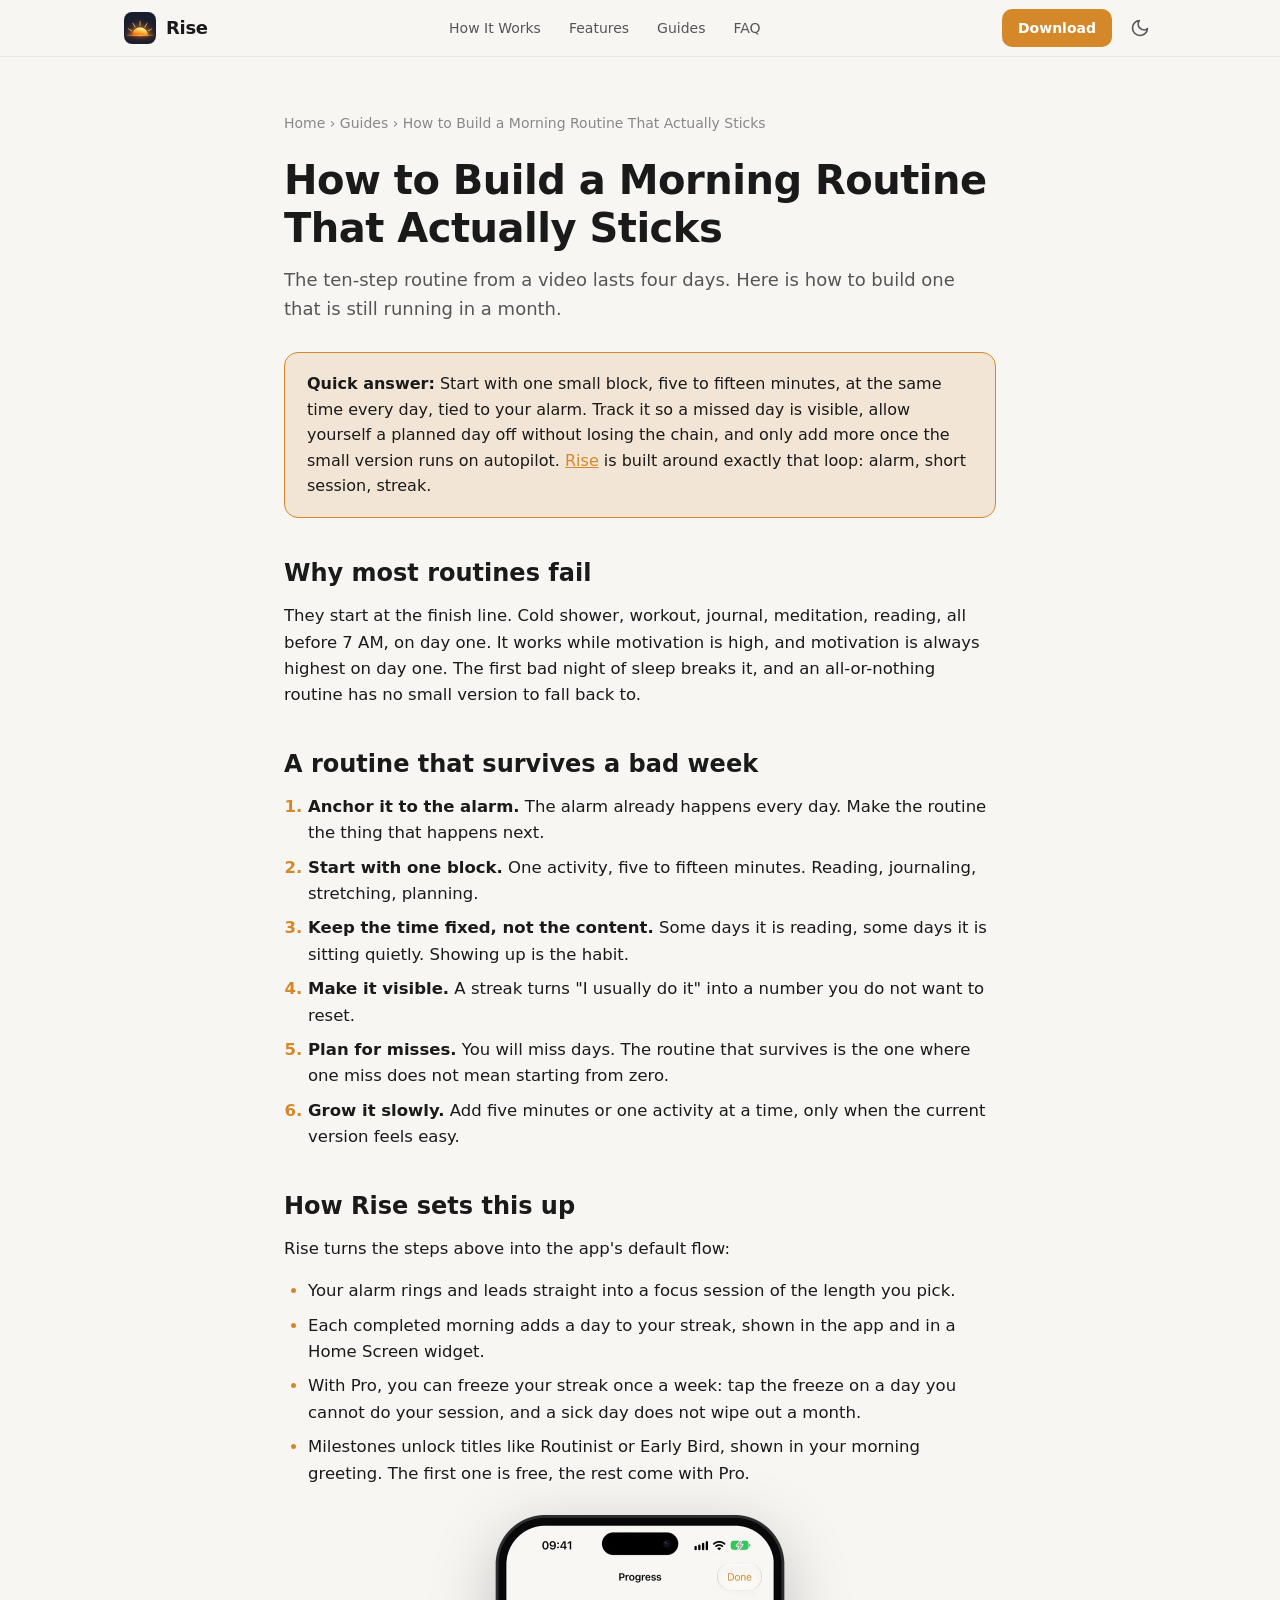
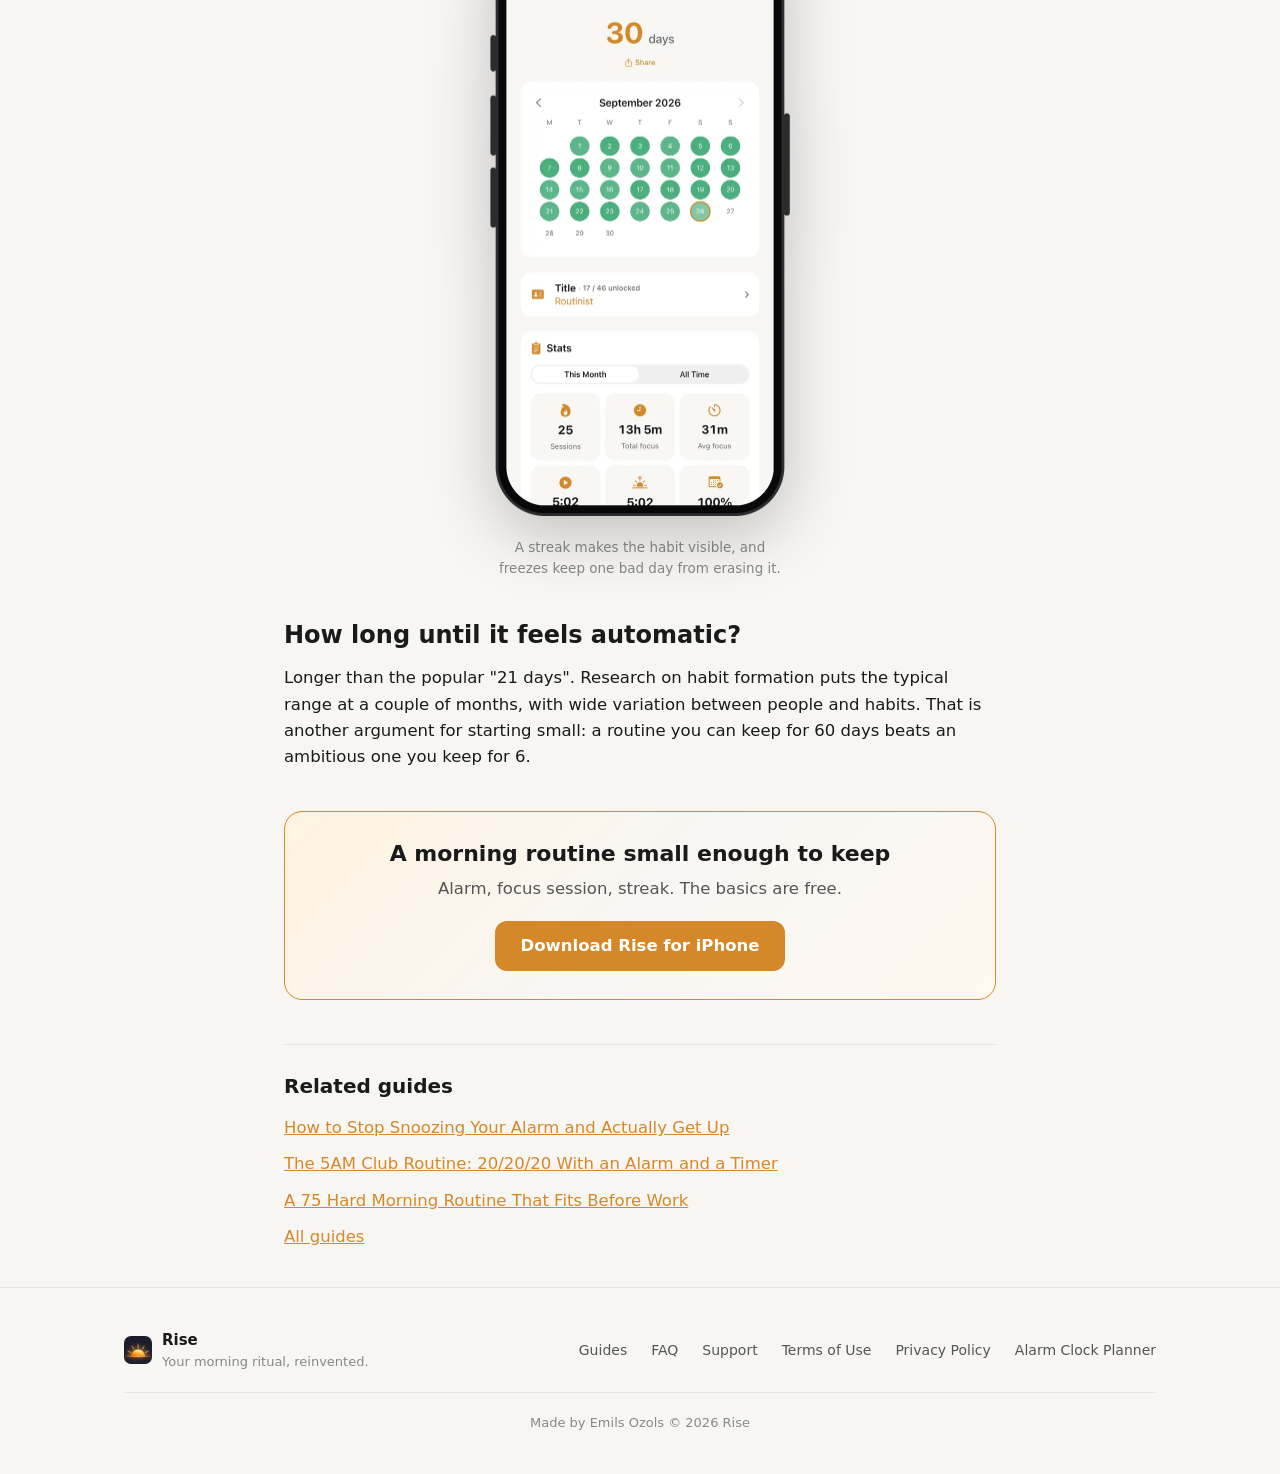
<file: guides/build-a-morning-routine-that-sticks/index.html>
<!DOCTYPE html>
<html lang="en">
<head>
<meta charset="utf-8">
<meta name="viewport" content="width=device-width, initial-scale=1">
<title>How to Build a Morning Routine That Actually Sticks</title>
<meta name="description" content="Most morning routines fail in week two because they start too big. A small, repeatable routine, a streak you can keep, and what to do on the days you miss.">
<link rel="canonical" href="https://risemorning.app/guides/build-a-morning-routine-that-sticks/">
<meta name="apple-itunes-app" content="app-id=6760960639">
<meta name="theme-color" content="#D4882A">
<link rel="icon" href="/favicon.ico" sizes="any">
<link rel="apple-touch-icon" href="/assets/appicon.png">
<link rel="stylesheet" href="/styles.css">
<meta property="og:type" content="article">
<meta property="og:site_name" content="Rise">
<meta property="og:title" content="How to Build a Morning Routine That Actually Sticks">
<meta property="og:description" content="Most morning routines fail in week two because they start too big. A small, repeatable routine, a streak you can keep, and what to do on the days you miss.">
<meta property="og:url" content="https://risemorning.app/guides/build-a-morning-routine-that-sticks/">
<meta property="og:image" content="https://risemorning.app/assets/ogshare.png">
<meta property="og:image:width" content="1200">
<meta property="og:image:height" content="630">
<meta name="twitter:card" content="summary_large_image">
<meta name="twitter:title" content="How to Build a Morning Routine That Actually Sticks">
<meta name="twitter:description" content="Most morning routines fail in week two because they start too big. A small, repeatable routine, a streak you can keep, and what to do on the days you miss.">
<meta name="twitter:image" content="https://risemorning.app/assets/ogshare.png">
<link rel="preconnect" href="https://eu.i.posthog.com">
<script>
    !function(t,e){var o,n,p,r;e.__SV||(window.posthog=e,e._i=[],e.init=function(i,s,a){function g(t,e){var o=e.split(".");2==o.length&&(t=t[o[0]],e=o[1]),t[e]=function(){t.push([e].concat(Array.prototype.slice.call(arguments,0)))}}(p=t.createElement("script")).type="text/javascript",p.async=!0,p.src=s.api_host+"/static/array.js",(r=t.getElementsByTagName("script")[0]).parentNode.insertBefore(p,r);var u=e;for(void 0!==a?u=e[a]=[]:a="posthog",u.people=u.people||[],u.toString=function(t){var e="posthog";return"posthog"!==a&&(e+="."+a),t||(e+=" (stub)"),e},u.people.toString=function(){return u.toString(1)+".people (stub)"},o="init capture register register_once register_for_session unregister opt_in_capturing opt_out_capturing has_opted_in_capturing has_opted_out_capturing clear_opt_in_out_capturing startSessionRecording stopSessionRecording isSessionRecordingStarted".split(" "),n=0;n<o.length;n++)g(u,o[n]);e._i.push([i,s,a])},e.__SV=1)}(document,window.posthog||[]);
    if (!/^(localhost|127\.0\.0\.1|\[::1\])$/.test(location.hostname) && location.hostname !== '') {
        posthog.init('phc_ztIjBWZp495eGWUZSUprsXSLzyElBWMcf2xc65kKfE5', {
            api_host: 'https://eu.i.posthog.com',
            person_profiles: 'anonymous',
            persistence: 'memory'
        });
        posthog.register({ app_name: 'rise_web' });
    }
</script>
<script>
    (function() {
        var theme = null;
        try { theme = localStorage.getItem('theme'); } catch (e) {}
        if (!theme) theme = window.matchMedia('(prefers-color-scheme: dark)').matches ? 'dark' : 'light';
        document.documentElement.setAttribute('data-theme', theme);
    })();
</script>
<script type="application/ld+json">
{
  "@context": "https://schema.org",
  "@type": "Article",
  "headline": "How to Build a Morning Routine That Actually Sticks",
  "description": "Most morning routines fail in week two because they start too big. A small, repeatable routine, a streak you can keep, and what to do on the days you miss.",
  "image": "https://risemorning.app/assets/ogshare.png",
  "datePublished": "2026-10-01",
  "dateModified": "2026-10-01",
  "author": {
    "@type": "Person",
    "name": "Emils Ozols",
    "url": "https://ozols.dev"
  },
  "publisher": {
    "@type": "Organization",
    "name": "Rise",
    "logo": {
      "@type": "ImageObject",
      "url": "https://risemorning.app/assets/appicon.png"
    }
  },
  "mainEntityOfPage": "https://risemorning.app/guides/build-a-morning-routine-that-sticks/"
}
</script>
<script type="application/ld+json">
{
  "@context": "https://schema.org",
  "@type": "BreadcrumbList",
  "itemListElement": [
    {
      "@type": "ListItem",
      "position": 1,
      "name": "Home",
      "item": "https://risemorning.app/"
    },
    {
      "@type": "ListItem",
      "position": 2,
      "name": "Guides",
      "item": "https://risemorning.app/guides/"
    },
    {
      "@type": "ListItem",
      "position": 3,
      "name": "How to Build a Morning Routine That Actually Sticks",
      "item": "https://risemorning.app/guides/build-a-morning-routine-that-sticks/"
    }
  ]
}
</script>
</head>
<body>

<nav>
    <div class="nav-inner">
        <a href="/" class="nav-brand">
            <img src="/assets/appicon.png" alt="Rise app icon">
            <span>Rise</span>
        </a>
        <div class="nav-links">
            <a href="/#how-it-works">How It Works</a>
            <a href="/#features">Features</a>
            <a href="/guides/">Guides</a>
            <a href="/#faq">FAQ</a>
        </div>
        <div class="nav-right">
            <a href="https://apps.apple.com/app/apple-store/id6760960639?pt=2187944&amp;ct=Website_Guide&amp;mt=8" class="nav-download" data-ph="appstore_click">Download</a>
            <button class="theme-toggle" id="theme-toggle" aria-label="Toggle theme">
                <svg class="moon-icon" viewBox="0 0 24 24" fill="none" stroke="currentColor" stroke-width="2" stroke-linecap="round" stroke-linejoin="round"><path d="M21 12.79A9 9 0 1 1 11.21 3 7 7 0 0 0 21 12.79z"/></svg>
                <svg class="sun-icon" viewBox="0 0 24 24" fill="none" stroke="currentColor" stroke-width="2" stroke-linecap="round" stroke-linejoin="round"><circle cx="12" cy="12" r="5"/><line x1="12" y1="1" x2="12" y2="3"/><line x1="12" y1="21" x2="12" y2="23"/><line x1="4.22" y1="4.22" x2="5.64" y2="5.64"/><line x1="18.36" y1="18.36" x2="19.78" y2="19.78"/><line x1="1" y1="12" x2="3" y2="12"/><line x1="21" y1="12" x2="23" y2="12"/><line x1="4.22" y1="19.78" x2="5.64" y2="18.36"/><line x1="18.36" y1="5.64" x2="19.78" y2="4.22"/></svg>
            </button>
        </div>
    </div>
</nav>

<main class="page-main">
<article class="article">
  <div class="breadcrumb" role="navigation" aria-label="Breadcrumb"><a href="/">Home</a> › <a href="/guides/">Guides</a> › How to Build a Morning Routine That Actually Sticks</div>
  <h1>How to Build a Morning Routine That Actually Sticks</h1>
  <p class="lede">The ten-step routine from a video lasts four days. Here is how to build one that is still running in a month.</p>
  <div class="quick-answer"><p><strong>Quick answer:</strong> Start with one small block, five to fifteen minutes, at the same time every day, tied to your alarm. Track it so a missed day is visible, allow yourself a planned day off without losing the chain, and only add more once the small version runs on autopilot. <a href="/">Rise</a> is built around exactly that loop: alarm, short session, streak.</p></div>

<h2>Why most routines fail</h2>
<p>They start at the finish line. Cold shower, workout, journal, meditation, reading, all before 7 AM, on day one. It works while motivation is high, and motivation is always highest on day one. The first bad night of sleep breaks it, and an all-or-nothing routine has no small version to fall back to.</p>

<h2>A routine that survives a bad week</h2>
<ol>
  <li><strong>Anchor it to the alarm.</strong> The alarm already happens every day. Make the routine the thing that happens next.</li>
  <li><strong>Start with one block.</strong> One activity, five to fifteen minutes. Reading, journaling, stretching, planning.</li>
  <li><strong>Keep the time fixed, not the content.</strong> Some days it is reading, some days it is sitting quietly. Showing up is the habit.</li>
  <li><strong>Make it visible.</strong> A streak turns "I usually do it" into a number you do not want to reset.</li>
  <li><strong>Plan for misses.</strong> You will miss days. The routine that survives is the one where one miss does not mean starting from zero.</li>
  <li><strong>Grow it slowly.</strong> Add five minutes or one activity at a time, only when the current version feels easy.</li>
</ol>

<h2>How Rise sets this up</h2>
<p>Rise turns the steps above into the app's default flow:</p>
<ul>
  <li>Your alarm rings and leads straight into a focus session of the length you pick.</li>
  <li>Each completed morning adds a day to your streak, shown in the app and in a Home Screen widget.</li>
  <li>With Pro, you can freeze your streak once a week: tap the freeze on a day you cannot do your session, and a sick day does not wipe out a month.</li>
  <li>Milestones unlock titles like Routinist or Early Bird, shown in your morning greeting. The first one is free, the rest come with Pro.</li>
</ul>
<figure>
  <img src="/assets/shot-streak.webp?v=3" alt="Rise progress screen with a 30-day streak calendar" loading="lazy" width="600" height="1203">
  <figcaption>A streak makes the habit visible, and freezes keep one bad day from erasing it.</figcaption>
</figure>

<h2>How long until it feels automatic?</h2>
<p>Longer than the popular "21 days". Research on habit formation puts the typical range at a couple of months, with wide variation between people and habits. That is another argument for starting small: a routine you can keep for 60 days beats an ambitious one you keep for 6.</p>


<a class="article-cta" href="https://apps.apple.com/app/apple-store/id6760960639?pt=2187944&amp;ct=Website_Guide&amp;mt=8" data-ph="appstore_click" aria-label="Download Rise on the App Store">
    <h2>A morning routine small enough to keep</h2>
    <p>Alarm, focus session, streak. The basics are free.</p>
    <span class="btn">Download Rise for iPhone</span>
  </a>
<div class="related">
    <h2>Related guides</h2>
    <ul>
      <li><a href="/guides/how-to-stop-snoozing-your-alarm/">How to Stop Snoozing Your Alarm and Actually Get Up</a></li>
      <li><a href="/guides/5am-club-routine/">The 5AM Club Routine: 20/20/20 With an Alarm and a Timer</a></li>
      <li><a href="/guides/75-hard-morning-routine/">A 75 Hard Morning Routine That Fits Before Work</a></li>
    </ul>
    <p><a href="/guides/">All guides</a></p>
  </div>
</article>
</main>

<footer>
    <div class="container">
        <div class="footer-inner">
            <div class="footer-brand">
                <img src="/assets/appicon.png" alt="Rise">
                <div class="footer-brand-text">
                    <h4>Rise</h4>
                    <p>Your morning ritual, reinvented.</p>
                </div>
            </div>
            <div class="footer-links">
                <a href="/guides/">Guides</a>
                <a href="/#faq">FAQ</a>
                <a href="/support/">Support</a>
                <a href="/terms.html">Terms of Use</a>
                <a href="/privacy.html">Privacy Policy</a>
                <a href="https://alarmclockplanner.com/" data-ph="crosssell_alarmplanner">Alarm Clock Planner</a>
            </div>
        </div>
        <p class="footer-copy">Made by Emils Ozols &copy; 2026 Rise</p>
    </div>
</footer>
<script>
    document.getElementById('theme-toggle').addEventListener('click', function() {
        var next = document.documentElement.getAttribute('data-theme') === 'dark' ? 'light' : 'dark';
        document.documentElement.setAttribute('data-theme', next);
        try { localStorage.setItem('theme', next); } catch (e) {}
    });
    document.addEventListener('click', function (e) {
        var el = e.target.closest('[data-ph]');
        if (el && window.posthog) posthog.capture(el.getAttribute('data-ph'), { page: location.pathname });
    });
</script>
</body>
</html>
</file>
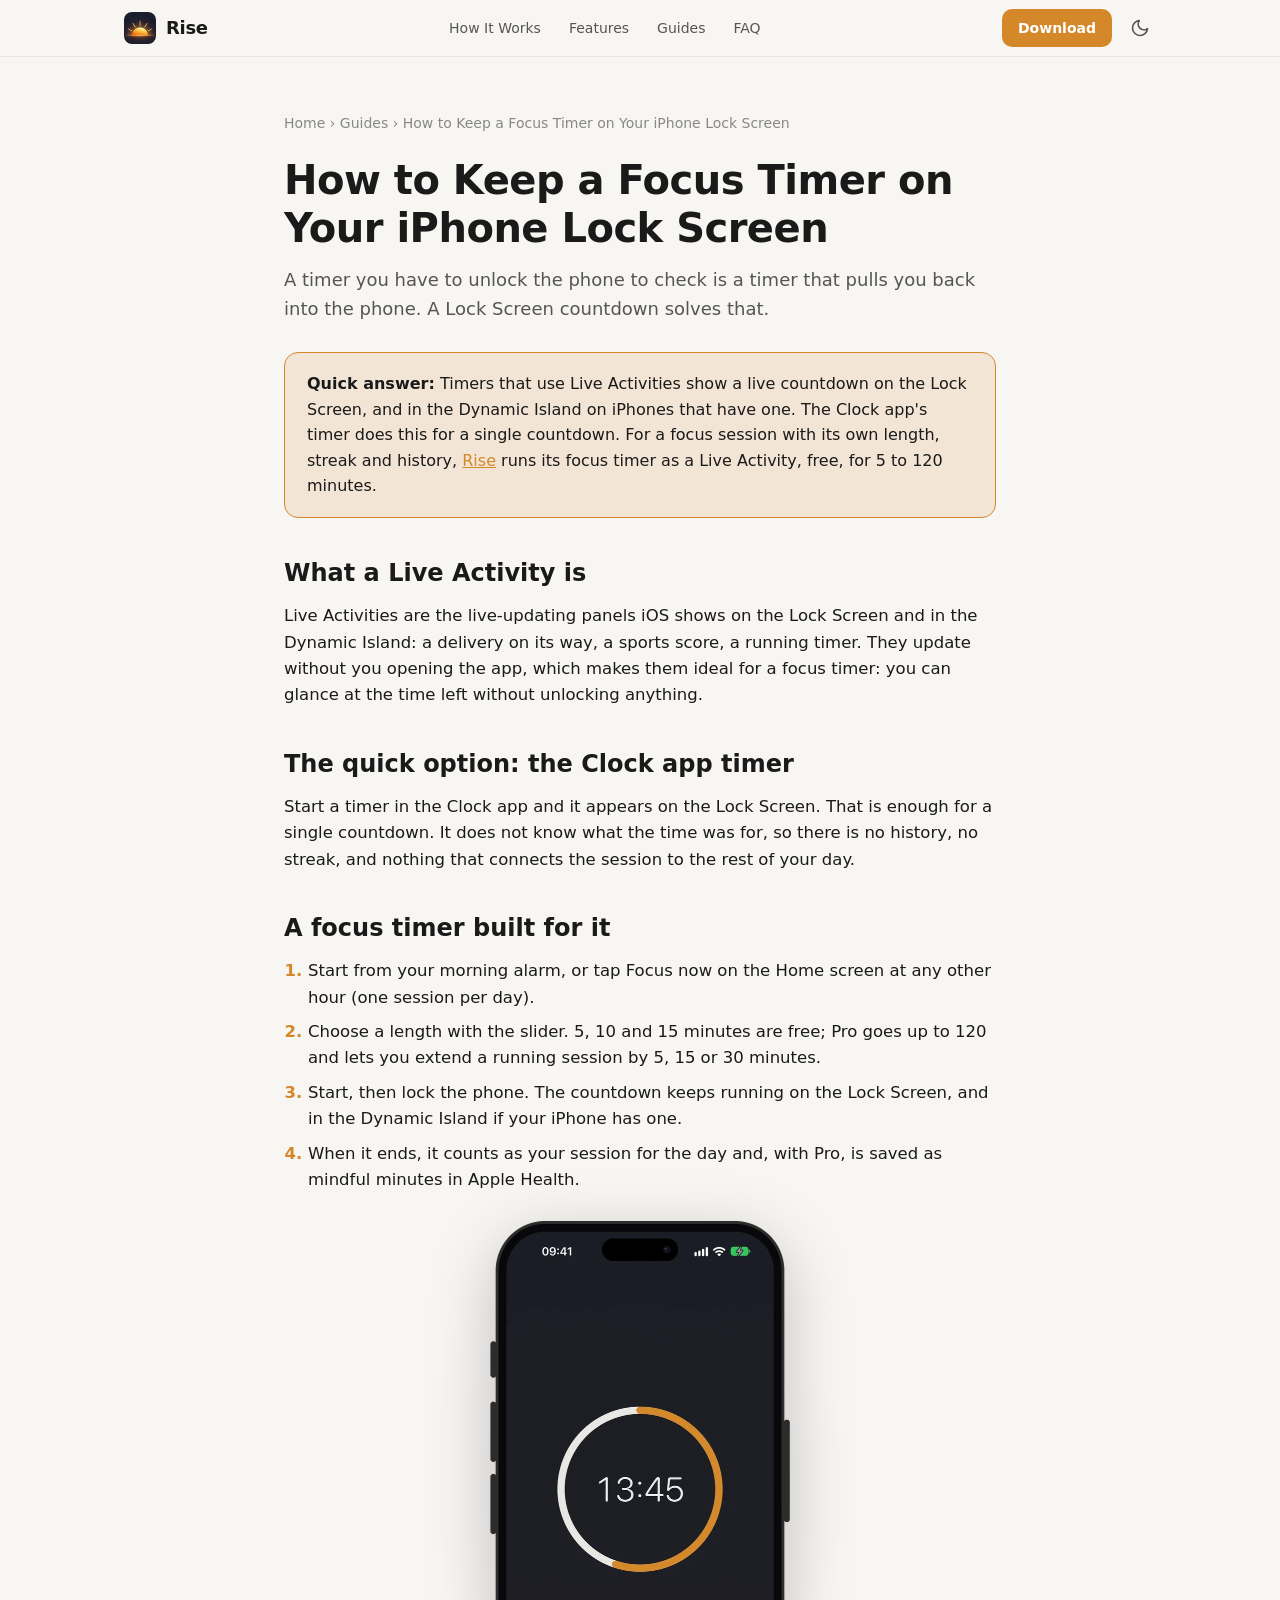
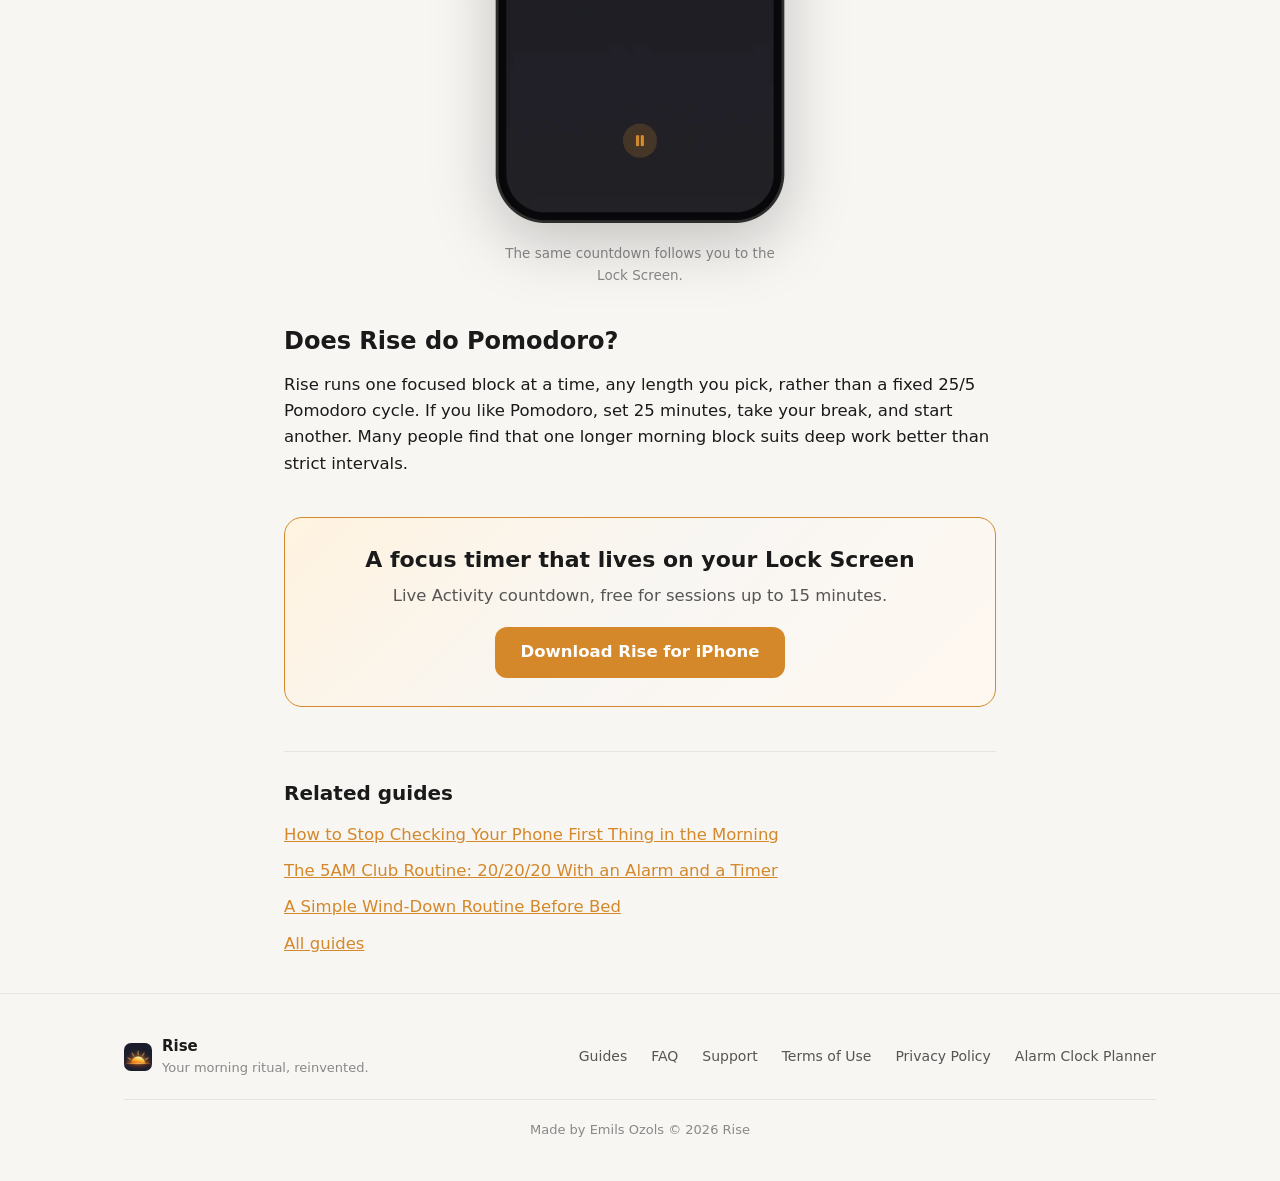
<file: guides/focus-timer-lock-screen-iphone/index.html>
<!DOCTYPE html>
<html lang="en">
<head>
<meta charset="utf-8">
<meta name="viewport" content="width=device-width, initial-scale=1">
<title>How to Keep a Focus Timer on Your iPhone Lock Screen</title>
<meta name="description" content="See your focus or Pomodoro countdown on the Lock Screen and Dynamic Island without unlocking the phone. How Live Activity timers work and how to set one up.">
<link rel="canonical" href="https://risemorning.app/guides/focus-timer-lock-screen-iphone/">
<meta name="apple-itunes-app" content="app-id=6760960639">
<meta name="theme-color" content="#D4882A">
<link rel="icon" href="/favicon.ico" sizes="any">
<link rel="apple-touch-icon" href="/assets/appicon.png">
<link rel="stylesheet" href="/styles.css">
<meta property="og:type" content="article">
<meta property="og:site_name" content="Rise">
<meta property="og:title" content="How to Keep a Focus Timer on Your iPhone Lock Screen">
<meta property="og:description" content="See your focus or Pomodoro countdown on the Lock Screen and Dynamic Island without unlocking the phone. How Live Activity timers work and how to set one up.">
<meta property="og:url" content="https://risemorning.app/guides/focus-timer-lock-screen-iphone/">
<meta property="og:image" content="https://risemorning.app/assets/ogshare.png">
<meta property="og:image:width" content="1200">
<meta property="og:image:height" content="630">
<meta name="twitter:card" content="summary_large_image">
<meta name="twitter:title" content="How to Keep a Focus Timer on Your iPhone Lock Screen">
<meta name="twitter:description" content="See your focus or Pomodoro countdown on the Lock Screen and Dynamic Island without unlocking the phone. How Live Activity timers work and how to set one up.">
<meta name="twitter:image" content="https://risemorning.app/assets/ogshare.png">
<link rel="preconnect" href="https://eu.i.posthog.com">
<script>
    !function(t,e){var o,n,p,r;e.__SV||(window.posthog=e,e._i=[],e.init=function(i,s,a){function g(t,e){var o=e.split(".");2==o.length&&(t=t[o[0]],e=o[1]),t[e]=function(){t.push([e].concat(Array.prototype.slice.call(arguments,0)))}}(p=t.createElement("script")).type="text/javascript",p.async=!0,p.src=s.api_host+"/static/array.js",(r=t.getElementsByTagName("script")[0]).parentNode.insertBefore(p,r);var u=e;for(void 0!==a?u=e[a]=[]:a="posthog",u.people=u.people||[],u.toString=function(t){var e="posthog";return"posthog"!==a&&(e+="."+a),t||(e+=" (stub)"),e},u.people.toString=function(){return u.toString(1)+".people (stub)"},o="init capture register register_once register_for_session unregister opt_in_capturing opt_out_capturing has_opted_in_capturing has_opted_out_capturing clear_opt_in_out_capturing startSessionRecording stopSessionRecording isSessionRecordingStarted".split(" "),n=0;n<o.length;n++)g(u,o[n]);e._i.push([i,s,a])},e.__SV=1)}(document,window.posthog||[]);
    if (!/^(localhost|127\.0\.0\.1|\[::1\])$/.test(location.hostname) && location.hostname !== '') {
        posthog.init('phc_ztIjBWZp495eGWUZSUprsXSLzyElBWMcf2xc65kKfE5', {
            api_host: 'https://eu.i.posthog.com',
            person_profiles: 'anonymous',
            persistence: 'memory'
        });
        posthog.register({ app_name: 'rise_web' });
    }
</script>
<script>
    (function() {
        var theme = null;
        try { theme = localStorage.getItem('theme'); } catch (e) {}
        if (!theme) theme = window.matchMedia('(prefers-color-scheme: dark)').matches ? 'dark' : 'light';
        document.documentElement.setAttribute('data-theme', theme);
    })();
</script>
<script type="application/ld+json">
{
  "@context": "https://schema.org",
  "@type": "Article",
  "headline": "How to Keep a Focus Timer on Your iPhone Lock Screen",
  "description": "See your focus or Pomodoro countdown on the Lock Screen and Dynamic Island without unlocking the phone. How Live Activity timers work and how to set one up.",
  "image": "https://risemorning.app/assets/ogshare.png",
  "datePublished": "2026-10-01",
  "dateModified": "2026-10-01",
  "author": {
    "@type": "Person",
    "name": "Emils Ozols",
    "url": "https://ozols.dev"
  },
  "publisher": {
    "@type": "Organization",
    "name": "Rise",
    "logo": {
      "@type": "ImageObject",
      "url": "https://risemorning.app/assets/appicon.png"
    }
  },
  "mainEntityOfPage": "https://risemorning.app/guides/focus-timer-lock-screen-iphone/"
}
</script>
<script type="application/ld+json">
{
  "@context": "https://schema.org",
  "@type": "BreadcrumbList",
  "itemListElement": [
    {
      "@type": "ListItem",
      "position": 1,
      "name": "Home",
      "item": "https://risemorning.app/"
    },
    {
      "@type": "ListItem",
      "position": 2,
      "name": "Guides",
      "item": "https://risemorning.app/guides/"
    },
    {
      "@type": "ListItem",
      "position": 3,
      "name": "How to Keep a Focus Timer on Your iPhone Lock Screen",
      "item": "https://risemorning.app/guides/focus-timer-lock-screen-iphone/"
    }
  ]
}
</script>
</head>
<body>

<nav>
    <div class="nav-inner">
        <a href="/" class="nav-brand">
            <img src="/assets/appicon.png" alt="Rise app icon">
            <span>Rise</span>
        </a>
        <div class="nav-links">
            <a href="/#how-it-works">How It Works</a>
            <a href="/#features">Features</a>
            <a href="/guides/">Guides</a>
            <a href="/#faq">FAQ</a>
        </div>
        <div class="nav-right">
            <a href="https://apps.apple.com/app/apple-store/id6760960639?pt=2187944&amp;ct=Website_Guide&amp;mt=8" class="nav-download" data-ph="appstore_click">Download</a>
            <button class="theme-toggle" id="theme-toggle" aria-label="Toggle theme">
                <svg class="moon-icon" viewBox="0 0 24 24" fill="none" stroke="currentColor" stroke-width="2" stroke-linecap="round" stroke-linejoin="round"><path d="M21 12.79A9 9 0 1 1 11.21 3 7 7 0 0 0 21 12.79z"/></svg>
                <svg class="sun-icon" viewBox="0 0 24 24" fill="none" stroke="currentColor" stroke-width="2" stroke-linecap="round" stroke-linejoin="round"><circle cx="12" cy="12" r="5"/><line x1="12" y1="1" x2="12" y2="3"/><line x1="12" y1="21" x2="12" y2="23"/><line x1="4.22" y1="4.22" x2="5.64" y2="5.64"/><line x1="18.36" y1="18.36" x2="19.78" y2="19.78"/><line x1="1" y1="12" x2="3" y2="12"/><line x1="21" y1="12" x2="23" y2="12"/><line x1="4.22" y1="19.78" x2="5.64" y2="18.36"/><line x1="18.36" y1="5.64" x2="19.78" y2="4.22"/></svg>
            </button>
        </div>
    </div>
</nav>

<main class="page-main">
<article class="article">
  <div class="breadcrumb" role="navigation" aria-label="Breadcrumb"><a href="/">Home</a> › <a href="/guides/">Guides</a> › How to Keep a Focus Timer on Your iPhone Lock Screen</div>
  <h1>How to Keep a Focus Timer on Your iPhone Lock Screen</h1>
  <p class="lede">A timer you have to unlock the phone to check is a timer that pulls you back into the phone. A Lock Screen countdown solves that.</p>
  <div class="quick-answer"><p><strong>Quick answer:</strong> Timers that use Live Activities show a live countdown on the Lock Screen, and in the Dynamic Island on iPhones that have one. The Clock app's timer does this for a single countdown. For a focus session with its own length, streak and history, <a href="/">Rise</a> runs its focus timer as a Live Activity, free, for 5 to 120 minutes.</p></div>

<h2>What a Live Activity is</h2>
<p>Live Activities are the live-updating panels iOS shows on the Lock Screen and in the Dynamic Island: a delivery on its way, a sports score, a running timer. They update without you opening the app, which makes them ideal for a focus timer: you can glance at the time left without unlocking anything.</p>

<h2>The quick option: the Clock app timer</h2>
<p>Start a timer in the Clock app and it appears on the Lock Screen. That is enough for a single countdown. It does not know what the time was for, so there is no history, no streak, and nothing that connects the session to the rest of your day.</p>

<h2>A focus timer built for it</h2>
<ol>
  <li>Start from your morning alarm, or tap Focus now on the Home screen at any other hour (one session per day).</li>
  <li>Choose a length with the slider. 5, 10 and 15 minutes are free; Pro goes up to 120 and lets you extend a running session by 5, 15 or 30 minutes.</li>
  <li>Start, then lock the phone. The countdown keeps running on the Lock Screen, and in the Dynamic Island if your iPhone has one.</li>
  <li>When it ends, it counts as your session for the day and, with Pro, is saved as mindful minutes in Apple Health.</li>
</ol>
<figure>
  <img src="/assets/shot-timer.webp?v=3" alt="Rise focus timer counting down during a session" loading="lazy" width="600" height="1203">
  <figcaption>The same countdown follows you to the Lock Screen.</figcaption>
</figure>

<h2>Does Rise do Pomodoro?</h2>
<p>Rise runs one focused block at a time, any length you pick, rather than a fixed 25/5 Pomodoro cycle. If you like Pomodoro, set 25 minutes, take your break, and start another. Many people find that one longer morning block suits deep work better than strict intervals.</p>


<a class="article-cta" href="https://apps.apple.com/app/apple-store/id6760960639?pt=2187944&amp;ct=Website_Guide&amp;mt=8" data-ph="appstore_click" aria-label="Download Rise on the App Store">
    <h2>A focus timer that lives on your Lock Screen</h2>
    <p>Live Activity countdown, free for sessions up to 15 minutes.</p>
    <span class="btn">Download Rise for iPhone</span>
  </a>
<div class="related">
    <h2>Related guides</h2>
    <ul>
      <li><a href="/guides/stop-checking-phone-in-the-morning/">How to Stop Checking Your Phone First Thing in the Morning</a></li>
      <li><a href="/guides/5am-club-routine/">The 5AM Club Routine: 20/20/20 With an Alarm and a Timer</a></li>
      <li><a href="/guides/wind-down-routine-before-bed/">A Simple Wind-Down Routine Before Bed</a></li>
    </ul>
    <p><a href="/guides/">All guides</a></p>
  </div>
</article>
</main>

<footer>
    <div class="container">
        <div class="footer-inner">
            <div class="footer-brand">
                <img src="/assets/appicon.png" alt="Rise">
                <div class="footer-brand-text">
                    <h4>Rise</h4>
                    <p>Your morning ritual, reinvented.</p>
                </div>
            </div>
            <div class="footer-links">
                <a href="/guides/">Guides</a>
                <a href="/#faq">FAQ</a>
                <a href="/support/">Support</a>
                <a href="/terms.html">Terms of Use</a>
                <a href="/privacy.html">Privacy Policy</a>
                <a href="https://alarmclockplanner.com/" data-ph="crosssell_alarmplanner">Alarm Clock Planner</a>
            </div>
        </div>
        <p class="footer-copy">Made by Emils Ozols &copy; 2026 Rise</p>
    </div>
</footer>
<script>
    document.getElementById('theme-toggle').addEventListener('click', function() {
        var next = document.documentElement.getAttribute('data-theme') === 'dark' ? 'light' : 'dark';
        document.documentElement.setAttribute('data-theme', next);
        try { localStorage.setItem('theme', next); } catch (e) {}
    });
    document.addEventListener('click', function (e) {
        var el = e.target.closest('[data-ph]');
        if (el && window.posthog) posthog.capture(el.getAttribute('data-ph'), { page: location.pathname });
    });
</script>
</body>
</html>
</file>
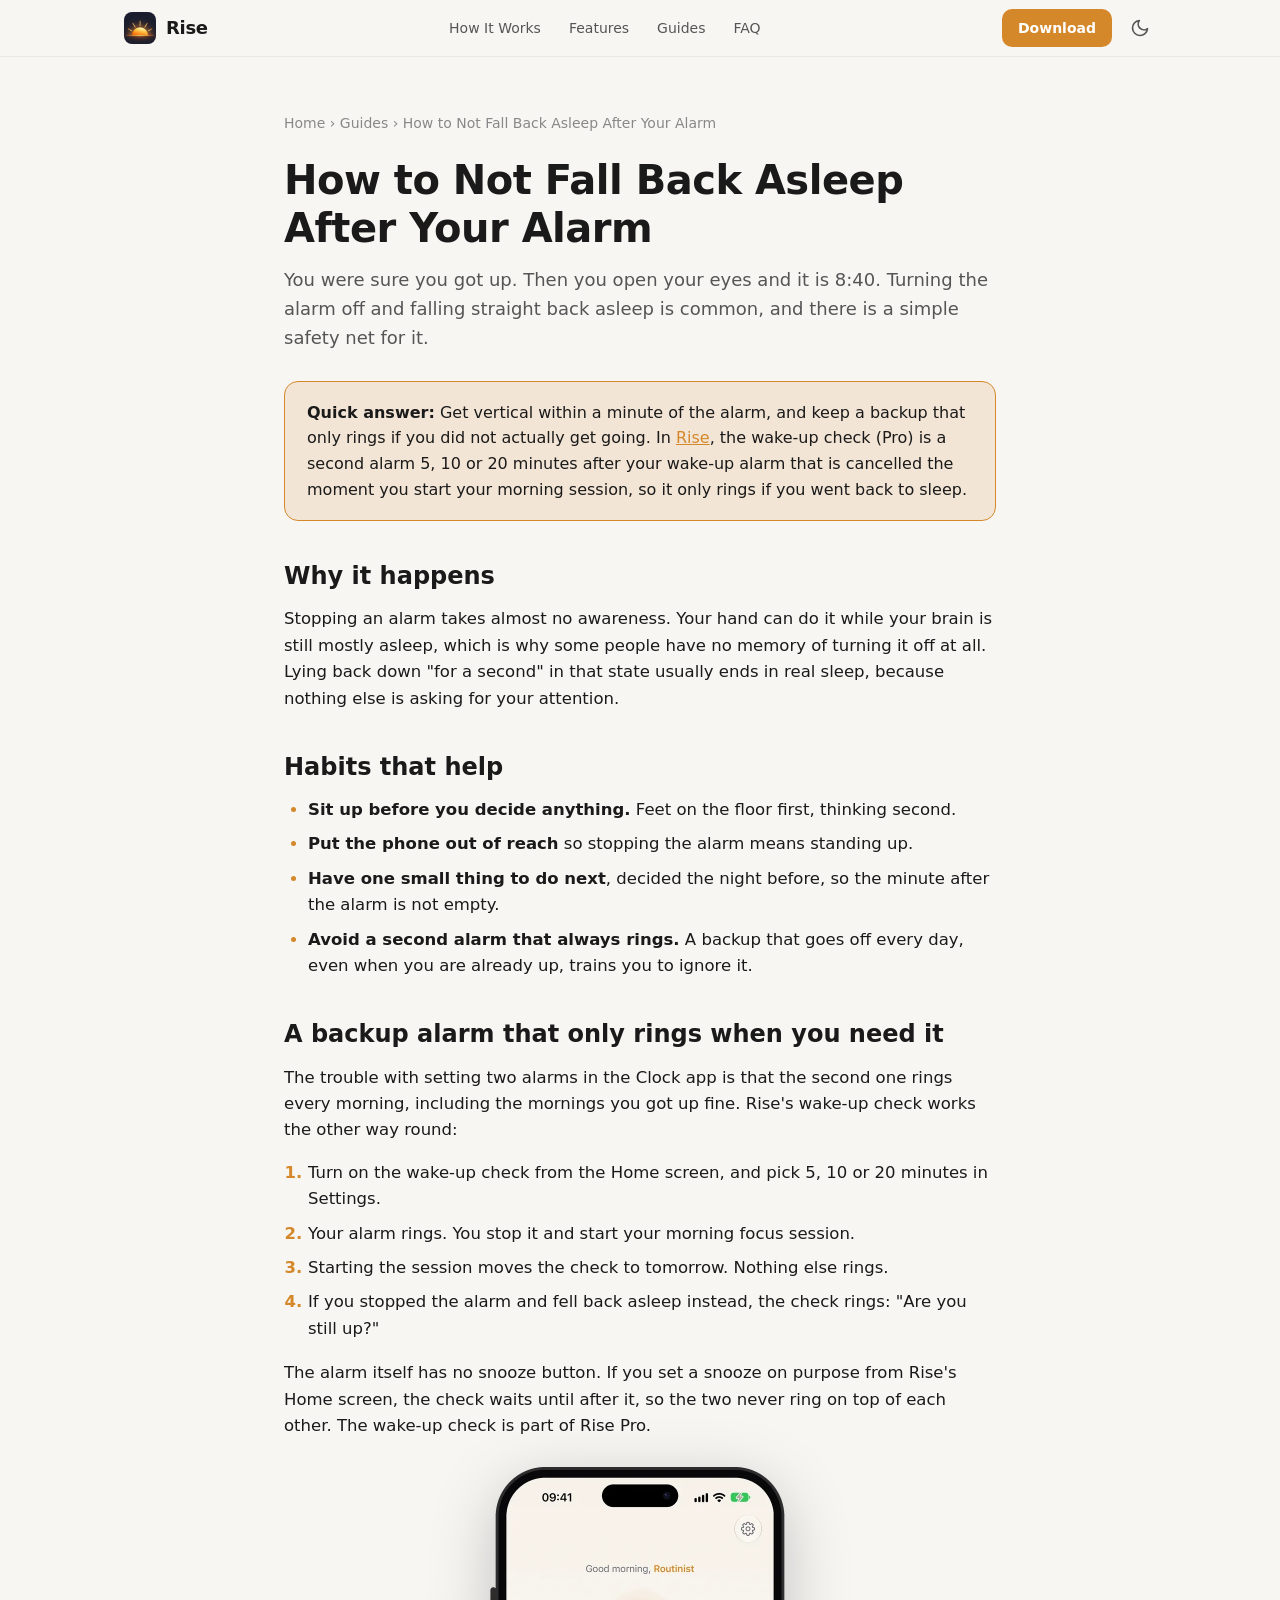
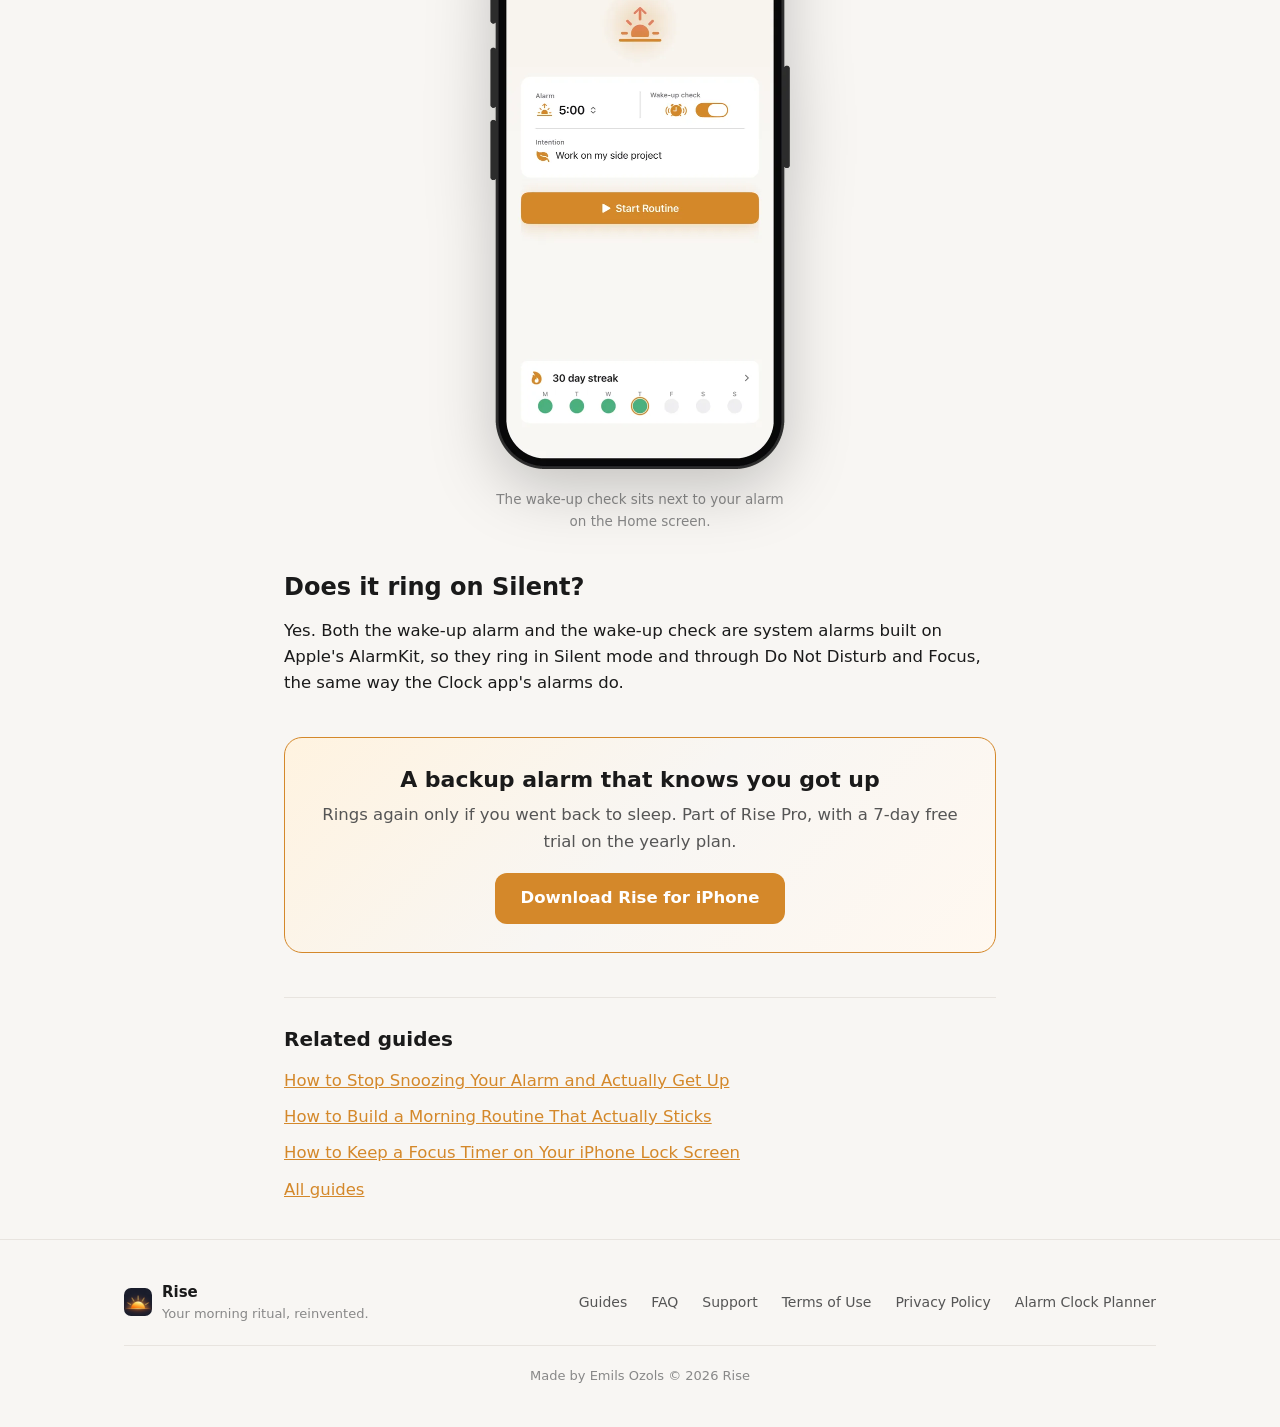
<file: guides/how-to-not-fall-back-asleep-after-alarm/index.html>
<!DOCTYPE html>
<html lang="en">
<head>
<meta charset="utf-8">
<meta name="viewport" content="width=device-width, initial-scale=1">
<title>How to Not Fall Back Asleep After Your Alarm</title>
<meta name="description" content="You turn the alarm off and wake up an hour later. Why it happens, and how a wake-up check alarm catches you if you drift back to sleep.">
<link rel="canonical" href="https://risemorning.app/guides/how-to-not-fall-back-asleep-after-alarm/">
<meta name="apple-itunes-app" content="app-id=6760960639">
<meta name="theme-color" content="#D4882A">
<link rel="icon" href="/favicon.ico" sizes="any">
<link rel="apple-touch-icon" href="/assets/appicon.png">
<link rel="stylesheet" href="/styles.css">
<meta property="og:type" content="article">
<meta property="og:site_name" content="Rise">
<meta property="og:title" content="How to Not Fall Back Asleep After Your Alarm">
<meta property="og:description" content="You turn the alarm off and wake up an hour later. Why it happens, and how a wake-up check alarm catches you if you drift back to sleep.">
<meta property="og:url" content="https://risemorning.app/guides/how-to-not-fall-back-asleep-after-alarm/">
<meta property="og:image" content="https://risemorning.app/assets/ogshare.png">
<meta property="og:image:width" content="1200">
<meta property="og:image:height" content="630">
<meta name="twitter:card" content="summary_large_image">
<meta name="twitter:title" content="How to Not Fall Back Asleep After Your Alarm">
<meta name="twitter:description" content="You turn the alarm off and wake up an hour later. Why it happens, and how a wake-up check alarm catches you if you drift back to sleep.">
<meta name="twitter:image" content="https://risemorning.app/assets/ogshare.png">
<link rel="preconnect" href="https://eu.i.posthog.com">
<script>
    !function(t,e){var o,n,p,r;e.__SV||(window.posthog=e,e._i=[],e.init=function(i,s,a){function g(t,e){var o=e.split(".");2==o.length&&(t=t[o[0]],e=o[1]),t[e]=function(){t.push([e].concat(Array.prototype.slice.call(arguments,0)))}}(p=t.createElement("script")).type="text/javascript",p.async=!0,p.src=s.api_host+"/static/array.js",(r=t.getElementsByTagName("script")[0]).parentNode.insertBefore(p,r);var u=e;for(void 0!==a?u=e[a]=[]:a="posthog",u.people=u.people||[],u.toString=function(t){var e="posthog";return"posthog"!==a&&(e+="."+a),t||(e+=" (stub)"),e},u.people.toString=function(){return u.toString(1)+".people (stub)"},o="init capture register register_once register_for_session unregister opt_in_capturing opt_out_capturing has_opted_in_capturing has_opted_out_capturing clear_opt_in_out_capturing startSessionRecording stopSessionRecording isSessionRecordingStarted".split(" "),n=0;n<o.length;n++)g(u,o[n]);e._i.push([i,s,a])},e.__SV=1)}(document,window.posthog||[]);
    if (!/^(localhost|127\.0\.0\.1|\[::1\])$/.test(location.hostname) && location.hostname !== '') {
        posthog.init('phc_ztIjBWZp495eGWUZSUprsXSLzyElBWMcf2xc65kKfE5', {
            api_host: 'https://eu.i.posthog.com',
            person_profiles: 'anonymous',
            persistence: 'memory'
        });
        posthog.register({ app_name: 'rise_web' });
    }
</script>
<script>
    (function() {
        var theme = null;
        try { theme = localStorage.getItem('theme'); } catch (e) {}
        if (!theme) theme = window.matchMedia('(prefers-color-scheme: dark)').matches ? 'dark' : 'light';
        document.documentElement.setAttribute('data-theme', theme);
    })();
</script>
<script type="application/ld+json">
{
  "@context": "https://schema.org",
  "@type": "Article",
  "headline": "How to Not Fall Back Asleep After Your Alarm",
  "description": "You turn the alarm off and wake up an hour later. Why it happens, and how a wake-up check alarm catches you if you drift back to sleep.",
  "image": "https://risemorning.app/assets/ogshare.png",
  "datePublished": "2026-10-01",
  "dateModified": "2026-10-01",
  "author": {
    "@type": "Person",
    "name": "Emils Ozols",
    "url": "https://ozols.dev"
  },
  "publisher": {
    "@type": "Organization",
    "name": "Rise",
    "logo": {
      "@type": "ImageObject",
      "url": "https://risemorning.app/assets/appicon.png"
    }
  },
  "mainEntityOfPage": "https://risemorning.app/guides/how-to-not-fall-back-asleep-after-alarm/"
}
</script>
<script type="application/ld+json">
{
  "@context": "https://schema.org",
  "@type": "BreadcrumbList",
  "itemListElement": [
    {
      "@type": "ListItem",
      "position": 1,
      "name": "Home",
      "item": "https://risemorning.app/"
    },
    {
      "@type": "ListItem",
      "position": 2,
      "name": "Guides",
      "item": "https://risemorning.app/guides/"
    },
    {
      "@type": "ListItem",
      "position": 3,
      "name": "How to Not Fall Back Asleep After Your Alarm",
      "item": "https://risemorning.app/guides/how-to-not-fall-back-asleep-after-alarm/"
    }
  ]
}
</script>
</head>
<body>

<nav>
    <div class="nav-inner">
        <a href="/" class="nav-brand">
            <img src="/assets/appicon.png" alt="Rise app icon">
            <span>Rise</span>
        </a>
        <div class="nav-links">
            <a href="/#how-it-works">How It Works</a>
            <a href="/#features">Features</a>
            <a href="/guides/">Guides</a>
            <a href="/#faq">FAQ</a>
        </div>
        <div class="nav-right">
            <a href="https://apps.apple.com/app/apple-store/id6760960639?pt=2187944&amp;ct=Website_Guide&amp;mt=8" class="nav-download" data-ph="appstore_click">Download</a>
            <button class="theme-toggle" id="theme-toggle" aria-label="Toggle theme">
                <svg class="moon-icon" viewBox="0 0 24 24" fill="none" stroke="currentColor" stroke-width="2" stroke-linecap="round" stroke-linejoin="round"><path d="M21 12.79A9 9 0 1 1 11.21 3 7 7 0 0 0 21 12.79z"/></svg>
                <svg class="sun-icon" viewBox="0 0 24 24" fill="none" stroke="currentColor" stroke-width="2" stroke-linecap="round" stroke-linejoin="round"><circle cx="12" cy="12" r="5"/><line x1="12" y1="1" x2="12" y2="3"/><line x1="12" y1="21" x2="12" y2="23"/><line x1="4.22" y1="4.22" x2="5.64" y2="5.64"/><line x1="18.36" y1="18.36" x2="19.78" y2="19.78"/><line x1="1" y1="12" x2="3" y2="12"/><line x1="21" y1="12" x2="23" y2="12"/><line x1="4.22" y1="19.78" x2="5.64" y2="18.36"/><line x1="18.36" y1="5.64" x2="19.78" y2="4.22"/></svg>
            </button>
        </div>
    </div>
</nav>

<main class="page-main">
<article class="article">
  <div class="breadcrumb" role="navigation" aria-label="Breadcrumb"><a href="/">Home</a> › <a href="/guides/">Guides</a> › How to Not Fall Back Asleep After Your Alarm</div>
  <h1>How to Not Fall Back Asleep After Your Alarm</h1>
  <p class="lede">You were sure you got up. Then you open your eyes and it is 8:40. Turning the alarm off and falling straight back asleep is common, and there is a simple safety net for it.</p>
  <div class="quick-answer"><p><strong>Quick answer:</strong> Get vertical within a minute of the alarm, and keep a backup that only rings if you did not actually get going. In <a href="/">Rise</a>, the wake-up check (Pro) is a second alarm 5, 10 or 20 minutes after your wake-up alarm that is cancelled the moment you start your morning session, so it only rings if you went back to sleep.</p></div>

<h2>Why it happens</h2>
<p>Stopping an alarm takes almost no awareness. Your hand can do it while your brain is still mostly asleep, which is why some people have no memory of turning it off at all. Lying back down "for a second" in that state usually ends in real sleep, because nothing else is asking for your attention.</p>

<h2>Habits that help</h2>
<ul>
  <li><strong>Sit up before you decide anything.</strong> Feet on the floor first, thinking second.</li>
  <li><strong>Put the phone out of reach</strong> so stopping the alarm means standing up.</li>
  <li><strong>Have one small thing to do next</strong>, decided the night before, so the minute after the alarm is not empty.</li>
  <li><strong>Avoid a second alarm that always rings.</strong> A backup that goes off every day, even when you are already up, trains you to ignore it.</li>
</ul>

<h2>A backup alarm that only rings when you need it</h2>
<p>The trouble with setting two alarms in the Clock app is that the second one rings every morning, including the mornings you got up fine. Rise's wake-up check works the other way round:</p>
<ol>
  <li>Turn on the wake-up check from the Home screen, and pick 5, 10 or 20 minutes in Settings.</li>
  <li>Your alarm rings. You stop it and start your morning focus session.</li>
  <li>Starting the session moves the check to tomorrow. Nothing else rings.</li>
  <li>If you stopped the alarm and fell back asleep instead, the check rings: "Are you still up?"</li>
</ol>
<p>The alarm itself has no snooze button. If you set a snooze on purpose from Rise's Home screen, the check waits until after it, so the two never ring on top of each other. The wake-up check is part of Rise Pro.</p>
<figure>
  <img src="/assets/shot-home.webp?v=3" alt="Rise Home screen with the alarm time and the wake-up check toggle" loading="lazy" width="600" height="1203">
  <figcaption>The wake-up check sits next to your alarm on the Home screen.</figcaption>
</figure>

<h2>Does it ring on Silent?</h2>
<p>Yes. Both the wake-up alarm and the wake-up check are system alarms built on Apple's AlarmKit, so they ring in Silent mode and through Do Not Disturb and Focus, the same way the Clock app's alarms do.</p>


<a class="article-cta" href="https://apps.apple.com/app/apple-store/id6760960639?pt=2187944&amp;ct=Website_Guide&amp;mt=8" data-ph="appstore_click" aria-label="Download Rise on the App Store">
    <h2>A backup alarm that knows you got up</h2>
    <p>Rings again only if you went back to sleep. Part of Rise Pro, with a 7-day free trial on the yearly plan.</p>
    <span class="btn">Download Rise for iPhone</span>
  </a>
<div class="related">
    <h2>Related guides</h2>
    <ul>
      <li><a href="/guides/how-to-stop-snoozing-your-alarm/">How to Stop Snoozing Your Alarm and Actually Get Up</a></li>
      <li><a href="/guides/build-a-morning-routine-that-sticks/">How to Build a Morning Routine That Actually Sticks</a></li>
      <li><a href="/guides/focus-timer-lock-screen-iphone/">How to Keep a Focus Timer on Your iPhone Lock Screen</a></li>
    </ul>
    <p><a href="/guides/">All guides</a></p>
  </div>
</article>
</main>

<footer>
    <div class="container">
        <div class="footer-inner">
            <div class="footer-brand">
                <img src="/assets/appicon.png" alt="Rise">
                <div class="footer-brand-text">
                    <h4>Rise</h4>
                    <p>Your morning ritual, reinvented.</p>
                </div>
            </div>
            <div class="footer-links">
                <a href="/guides/">Guides</a>
                <a href="/#faq">FAQ</a>
                <a href="/support/">Support</a>
                <a href="/terms.html">Terms of Use</a>
                <a href="/privacy.html">Privacy Policy</a>
                <a href="https://alarmclockplanner.com/" data-ph="crosssell_alarmplanner">Alarm Clock Planner</a>
            </div>
        </div>
        <p class="footer-copy">Made by Emils Ozols &copy; 2026 Rise</p>
    </div>
</footer>
<script>
    document.getElementById('theme-toggle').addEventListener('click', function() {
        var next = document.documentElement.getAttribute('data-theme') === 'dark' ? 'light' : 'dark';
        document.documentElement.setAttribute('data-theme', next);
        try { localStorage.setItem('theme', next); } catch (e) {}
    });
    document.addEventListener('click', function (e) {
        var el = e.target.closest('[data-ph]');
        if (el && window.posthog) posthog.capture(el.getAttribute('data-ph'), { page: location.pathname });
    });
</script>
</body>
</html>
</file>
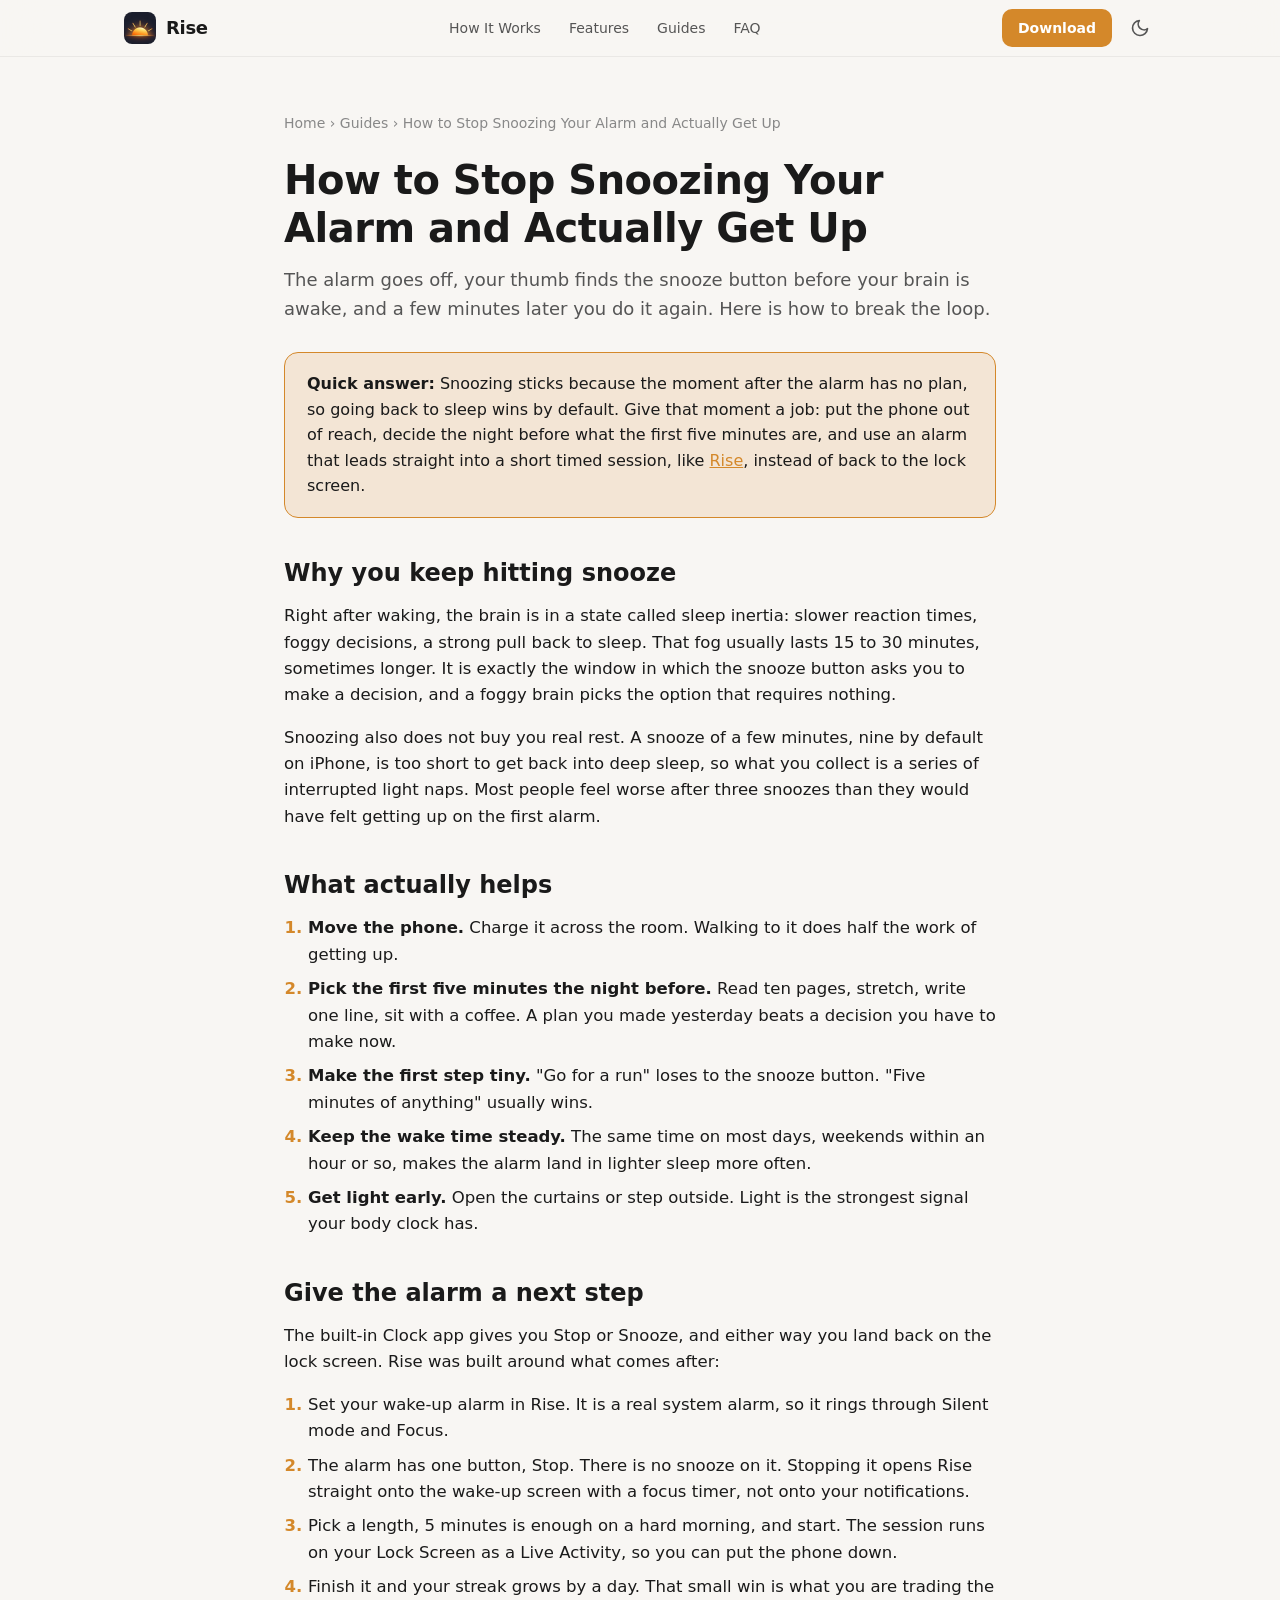
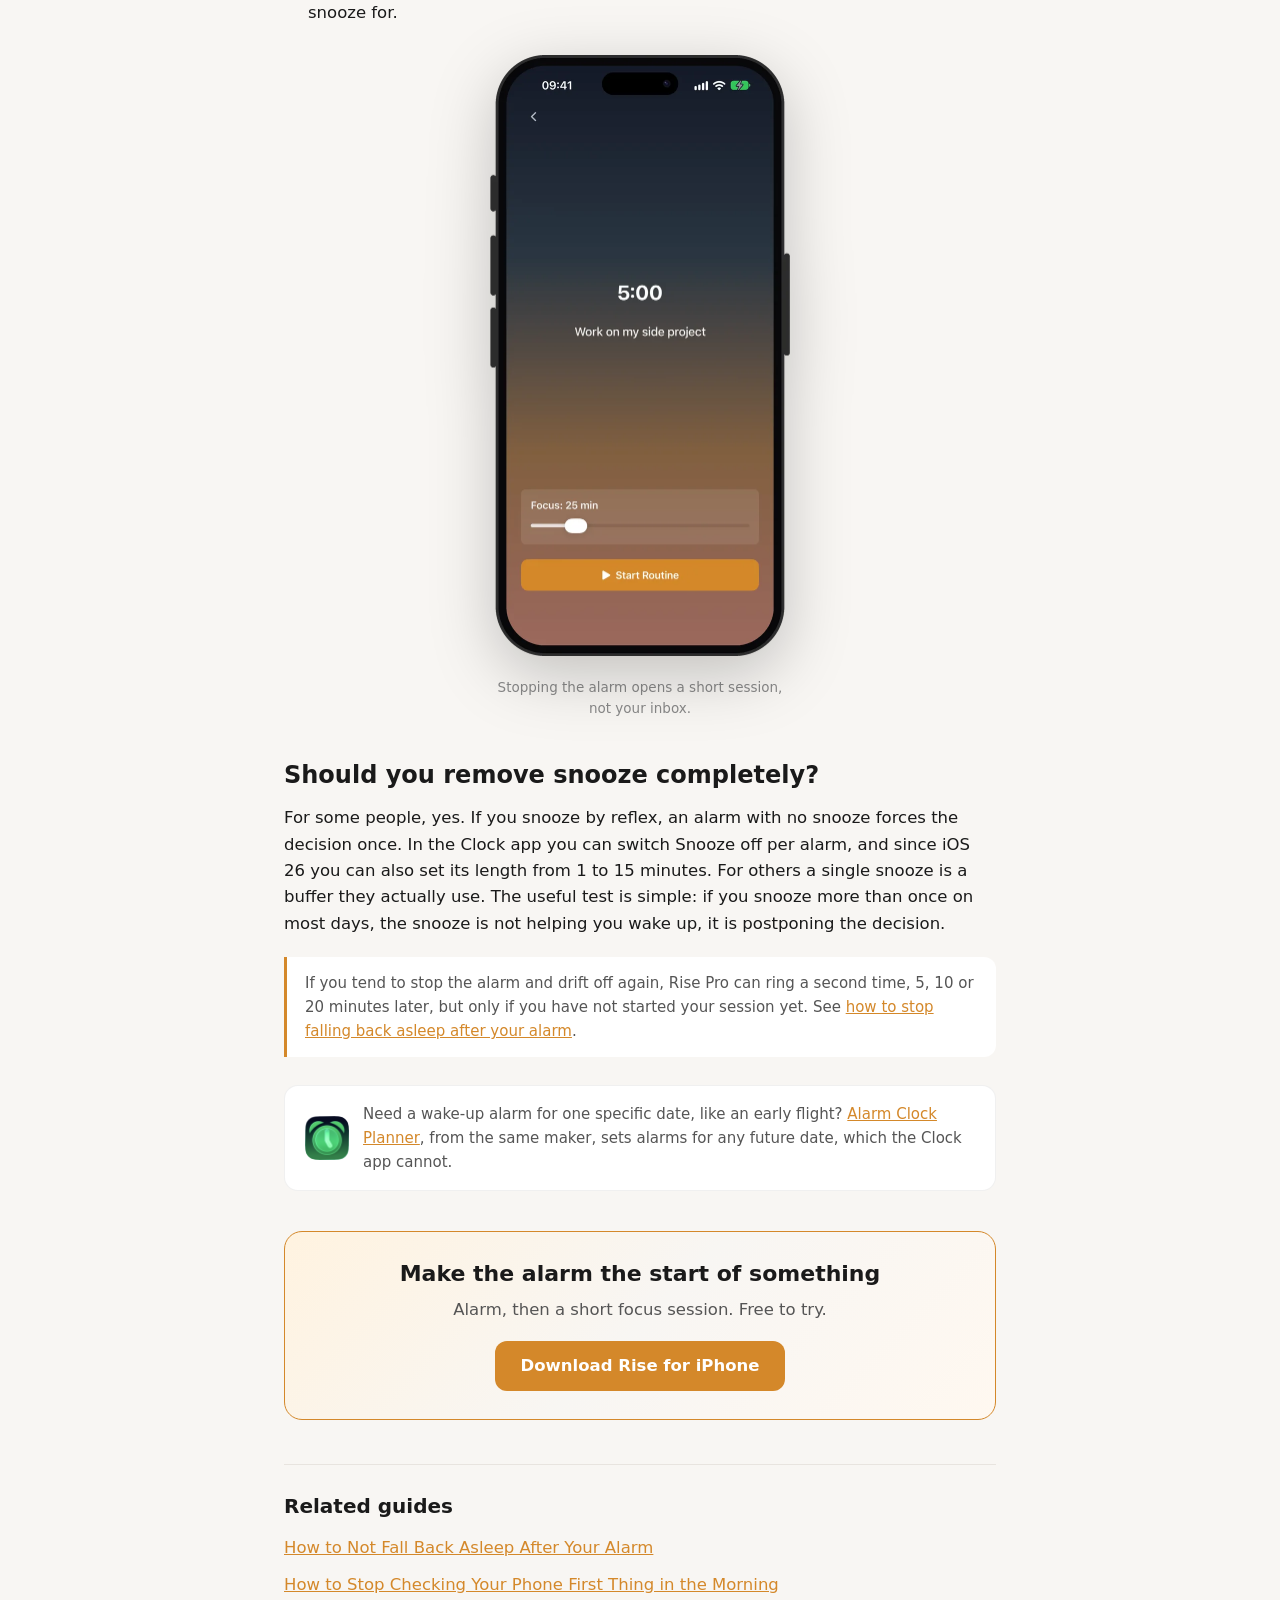
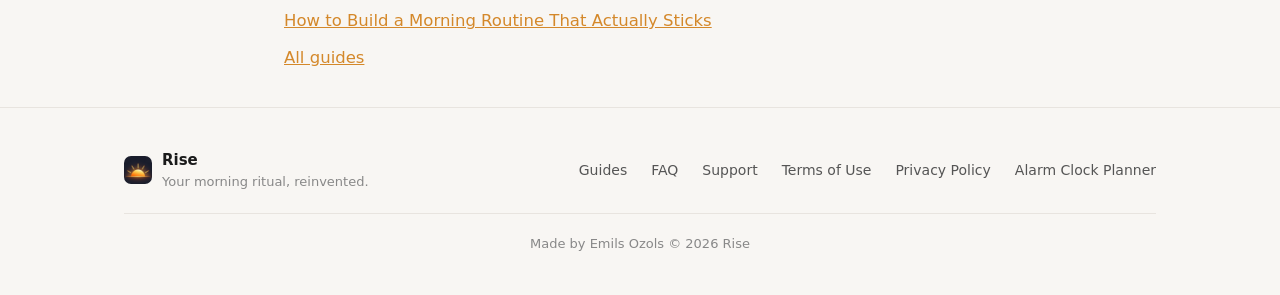
<file: guides/how-to-stop-snoozing-your-alarm/index.html>
<!DOCTYPE html>
<html lang="en">
<head>
<meta charset="utf-8">
<meta name="viewport" content="width=device-width, initial-scale=1">
<title>How to Stop Snoozing Your Alarm (and Actually Get Up)</title>
<meta name="description" content="Snoozing is a habit loop, not a character flaw. Why it happens, what helps, and how to give the first minute after your alarm a job so you stop hitting snooze.">
<link rel="canonical" href="https://risemorning.app/guides/how-to-stop-snoozing-your-alarm/">
<meta name="apple-itunes-app" content="app-id=6760960639">
<meta name="theme-color" content="#D4882A">
<link rel="icon" href="/favicon.ico" sizes="any">
<link rel="apple-touch-icon" href="/assets/appicon.png">
<link rel="stylesheet" href="/styles.css">
<meta property="og:type" content="article">
<meta property="og:site_name" content="Rise">
<meta property="og:title" content="How to Stop Snoozing Your Alarm (and Actually Get Up)">
<meta property="og:description" content="Snoozing is a habit loop, not a character flaw. Why it happens, what helps, and how to give the first minute after your alarm a job so you stop hitting snooze.">
<meta property="og:url" content="https://risemorning.app/guides/how-to-stop-snoozing-your-alarm/">
<meta property="og:image" content="https://risemorning.app/assets/ogshare.png">
<meta property="og:image:width" content="1200">
<meta property="og:image:height" content="630">
<meta name="twitter:card" content="summary_large_image">
<meta name="twitter:title" content="How to Stop Snoozing Your Alarm (and Actually Get Up)">
<meta name="twitter:description" content="Snoozing is a habit loop, not a character flaw. Why it happens, what helps, and how to give the first minute after your alarm a job so you stop hitting snooze.">
<meta name="twitter:image" content="https://risemorning.app/assets/ogshare.png">
<link rel="preconnect" href="https://eu.i.posthog.com">
<script>
    !function(t,e){var o,n,p,r;e.__SV||(window.posthog=e,e._i=[],e.init=function(i,s,a){function g(t,e){var o=e.split(".");2==o.length&&(t=t[o[0]],e=o[1]),t[e]=function(){t.push([e].concat(Array.prototype.slice.call(arguments,0)))}}(p=t.createElement("script")).type="text/javascript",p.async=!0,p.src=s.api_host+"/static/array.js",(r=t.getElementsByTagName("script")[0]).parentNode.insertBefore(p,r);var u=e;for(void 0!==a?u=e[a]=[]:a="posthog",u.people=u.people||[],u.toString=function(t){var e="posthog";return"posthog"!==a&&(e+="."+a),t||(e+=" (stub)"),e},u.people.toString=function(){return u.toString(1)+".people (stub)"},o="init capture register register_once register_for_session unregister opt_in_capturing opt_out_capturing has_opted_in_capturing has_opted_out_capturing clear_opt_in_out_capturing startSessionRecording stopSessionRecording isSessionRecordingStarted".split(" "),n=0;n<o.length;n++)g(u,o[n]);e._i.push([i,s,a])},e.__SV=1)}(document,window.posthog||[]);
    if (!/^(localhost|127\.0\.0\.1|\[::1\])$/.test(location.hostname) && location.hostname !== '') {
        posthog.init('phc_ztIjBWZp495eGWUZSUprsXSLzyElBWMcf2xc65kKfE5', {
            api_host: 'https://eu.i.posthog.com',
            person_profiles: 'anonymous',
            persistence: 'memory'
        });
        posthog.register({ app_name: 'rise_web' });
    }
</script>
<script>
    (function() {
        var theme = null;
        try { theme = localStorage.getItem('theme'); } catch (e) {}
        if (!theme) theme = window.matchMedia('(prefers-color-scheme: dark)').matches ? 'dark' : 'light';
        document.documentElement.setAttribute('data-theme', theme);
    })();
</script>
<script type="application/ld+json">
{
  "@context": "https://schema.org",
  "@type": "Article",
  "headline": "How to Stop Snoozing Your Alarm and Actually Get Up",
  "description": "Snoozing is a habit loop, not a character flaw. Why it happens, what helps, and how to give the first minute after your alarm a job so you stop hitting snooze.",
  "image": "https://risemorning.app/assets/ogshare.png",
  "datePublished": "2026-10-01",
  "dateModified": "2026-10-01",
  "author": {
    "@type": "Person",
    "name": "Emils Ozols",
    "url": "https://ozols.dev"
  },
  "publisher": {
    "@type": "Organization",
    "name": "Rise",
    "logo": {
      "@type": "ImageObject",
      "url": "https://risemorning.app/assets/appicon.png"
    }
  },
  "mainEntityOfPage": "https://risemorning.app/guides/how-to-stop-snoozing-your-alarm/"
}
</script>
<script type="application/ld+json">
{
  "@context": "https://schema.org",
  "@type": "BreadcrumbList",
  "itemListElement": [
    {
      "@type": "ListItem",
      "position": 1,
      "name": "Home",
      "item": "https://risemorning.app/"
    },
    {
      "@type": "ListItem",
      "position": 2,
      "name": "Guides",
      "item": "https://risemorning.app/guides/"
    },
    {
      "@type": "ListItem",
      "position": 3,
      "name": "How to Stop Snoozing Your Alarm and Actually Get Up",
      "item": "https://risemorning.app/guides/how-to-stop-snoozing-your-alarm/"
    }
  ]
}
</script>
</head>
<body>

<nav>
    <div class="nav-inner">
        <a href="/" class="nav-brand">
            <img src="/assets/appicon.png" alt="Rise app icon">
            <span>Rise</span>
        </a>
        <div class="nav-links">
            <a href="/#how-it-works">How It Works</a>
            <a href="/#features">Features</a>
            <a href="/guides/">Guides</a>
            <a href="/#faq">FAQ</a>
        </div>
        <div class="nav-right">
            <a href="https://apps.apple.com/app/apple-store/id6760960639?pt=2187944&amp;ct=Website_Guide&amp;mt=8" class="nav-download" data-ph="appstore_click">Download</a>
            <button class="theme-toggle" id="theme-toggle" aria-label="Toggle theme">
                <svg class="moon-icon" viewBox="0 0 24 24" fill="none" stroke="currentColor" stroke-width="2" stroke-linecap="round" stroke-linejoin="round"><path d="M21 12.79A9 9 0 1 1 11.21 3 7 7 0 0 0 21 12.79z"/></svg>
                <svg class="sun-icon" viewBox="0 0 24 24" fill="none" stroke="currentColor" stroke-width="2" stroke-linecap="round" stroke-linejoin="round"><circle cx="12" cy="12" r="5"/><line x1="12" y1="1" x2="12" y2="3"/><line x1="12" y1="21" x2="12" y2="23"/><line x1="4.22" y1="4.22" x2="5.64" y2="5.64"/><line x1="18.36" y1="18.36" x2="19.78" y2="19.78"/><line x1="1" y1="12" x2="3" y2="12"/><line x1="21" y1="12" x2="23" y2="12"/><line x1="4.22" y1="19.78" x2="5.64" y2="18.36"/><line x1="18.36" y1="5.64" x2="19.78" y2="4.22"/></svg>
            </button>
        </div>
    </div>
</nav>

<main class="page-main">
<article class="article">
  <div class="breadcrumb" role="navigation" aria-label="Breadcrumb"><a href="/">Home</a> › <a href="/guides/">Guides</a> › How to Stop Snoozing Your Alarm and Actually Get Up</div>
  <h1>How to Stop Snoozing Your Alarm and Actually Get Up</h1>
  <p class="lede">The alarm goes off, your thumb finds the snooze button before your brain is awake, and a few minutes later you do it again. Here is how to break the loop.</p>
  <div class="quick-answer"><p><strong>Quick answer:</strong> Snoozing sticks because the moment after the alarm has no plan, so going back to sleep wins by default. Give that moment a job: put the phone out of reach, decide the night before what the first five minutes are, and use an alarm that leads straight into a short timed session, like <a href="/">Rise</a>, instead of back to the lock screen.</p></div>

<h2>Why you keep hitting snooze</h2>
<p>Right after waking, the brain is in a state called sleep inertia: slower reaction times, foggy decisions, a strong pull back to sleep. That fog usually lasts 15 to 30 minutes, sometimes longer. It is exactly the window in which the snooze button asks you to make a decision, and a foggy brain picks the option that requires nothing.</p>
<p>Snoozing also does not buy you real rest. A snooze of a few minutes, nine by default on iPhone, is too short to get back into deep sleep, so what you collect is a series of interrupted light naps. Most people feel worse after three snoozes than they would have felt getting up on the first alarm.</p>

<h2>What actually helps</h2>
<ol>
  <li><strong>Move the phone.</strong> Charge it across the room. Walking to it does half the work of getting up.</li>
  <li><strong>Pick the first five minutes the night before.</strong> Read ten pages, stretch, write one line, sit with a coffee. A plan you made yesterday beats a decision you have to make now.</li>
  <li><strong>Make the first step tiny.</strong> "Go for a run" loses to the snooze button. "Five minutes of anything" usually wins.</li>
  <li><strong>Keep the wake time steady.</strong> The same time on most days, weekends within an hour or so, makes the alarm land in lighter sleep more often.</li>
  <li><strong>Get light early.</strong> Open the curtains or step outside. Light is the strongest signal your body clock has.</li>
</ol>

<h2>Give the alarm a next step</h2>
<p>The built-in Clock app gives you Stop or Snooze, and either way you land back on the lock screen. Rise was built around what comes after:</p>
<ol>
  <li>Set your wake-up alarm in Rise. It is a real system alarm, so it rings through Silent mode and Focus.</li>
  <li>The alarm has one button, Stop. There is no snooze on it. Stopping it opens Rise straight onto the wake-up screen with a focus timer, not onto your notifications.</li>
  <li>Pick a length, 5 minutes is enough on a hard morning, and start. The session runs on your Lock Screen as a Live Activity, so you can put the phone down.</li>
  <li>Finish it and your streak grows by a day. That small win is what you are trading the snooze for.</li>
</ol>
<figure>
  <img src="/assets/shot-wake.webp?v=3" alt="Rise wake-up screen after the alarm, with a focus length slider" loading="lazy" width="600" height="1203">
  <figcaption>Stopping the alarm opens a short session, not your inbox.</figcaption>
</figure>

<h2>Should you remove snooze completely?</h2>
<p>For some people, yes. If you snooze by reflex, an alarm with no snooze forces the decision once. In the Clock app you can switch Snooze off per alarm, and since iOS 26 you can also set its length from 1 to 15 minutes. For others a single snooze is a buffer they actually use. The useful test is simple: if you snooze more than once on most days, the snooze is not helping you wake up, it is postponing the decision.</p>
<div class="note-box">If you tend to stop the alarm and drift off again, Rise Pro can ring a second time, 5, 10 or 20 minutes later, but only if you have not started your session yet. See <a href="/guides/how-to-not-fall-back-asleep-after-alarm/">how to stop falling back asleep after your alarm</a>.</div>

<div class="cross-sell">
  <img src="/assets/alarmplanner-icon.png" alt="" width="44" height="44">
  <p>Need a wake-up alarm for one specific date, like an early flight? <a href="https://alarmclockplanner.com/guides/alarm-for-a-flight/" data-ph="crosssell_alarmplanner">Alarm Clock Planner</a>, from the same maker, sets alarms for any future date, which the Clock app cannot.</p>
</div>
<a class="article-cta" href="https://apps.apple.com/app/apple-store/id6760960639?pt=2187944&amp;ct=Website_Guide&amp;mt=8" data-ph="appstore_click" aria-label="Download Rise on the App Store">
    <h2>Make the alarm the start of something</h2>
    <p>Alarm, then a short focus session. Free to try.</p>
    <span class="btn">Download Rise for iPhone</span>
  </a>
<div class="related">
    <h2>Related guides</h2>
    <ul>
      <li><a href="/guides/how-to-not-fall-back-asleep-after-alarm/">How to Not Fall Back Asleep After Your Alarm</a></li>
      <li><a href="/guides/stop-checking-phone-in-the-morning/">How to Stop Checking Your Phone First Thing in the Morning</a></li>
      <li><a href="/guides/build-a-morning-routine-that-sticks/">How to Build a Morning Routine That Actually Sticks</a></li>
    </ul>
    <p><a href="/guides/">All guides</a></p>
  </div>
</article>
</main>

<footer>
    <div class="container">
        <div class="footer-inner">
            <div class="footer-brand">
                <img src="/assets/appicon.png" alt="Rise">
                <div class="footer-brand-text">
                    <h4>Rise</h4>
                    <p>Your morning ritual, reinvented.</p>
                </div>
            </div>
            <div class="footer-links">
                <a href="/guides/">Guides</a>
                <a href="/#faq">FAQ</a>
                <a href="/support/">Support</a>
                <a href="/terms.html">Terms of Use</a>
                <a href="/privacy.html">Privacy Policy</a>
                <a href="https://alarmclockplanner.com/" data-ph="crosssell_alarmplanner">Alarm Clock Planner</a>
            </div>
        </div>
        <p class="footer-copy">Made by Emils Ozols &copy; 2026 Rise</p>
    </div>
</footer>
<script>
    document.getElementById('theme-toggle').addEventListener('click', function() {
        var next = document.documentElement.getAttribute('data-theme') === 'dark' ? 'light' : 'dark';
        document.documentElement.setAttribute('data-theme', next);
        try { localStorage.setItem('theme', next); } catch (e) {}
    });
    document.addEventListener('click', function (e) {
        var el = e.target.closest('[data-ph]');
        if (el && window.posthog) posthog.capture(el.getAttribute('data-ph'), { page: location.pathname });
    });
</script>
</body>
</html>
</file>
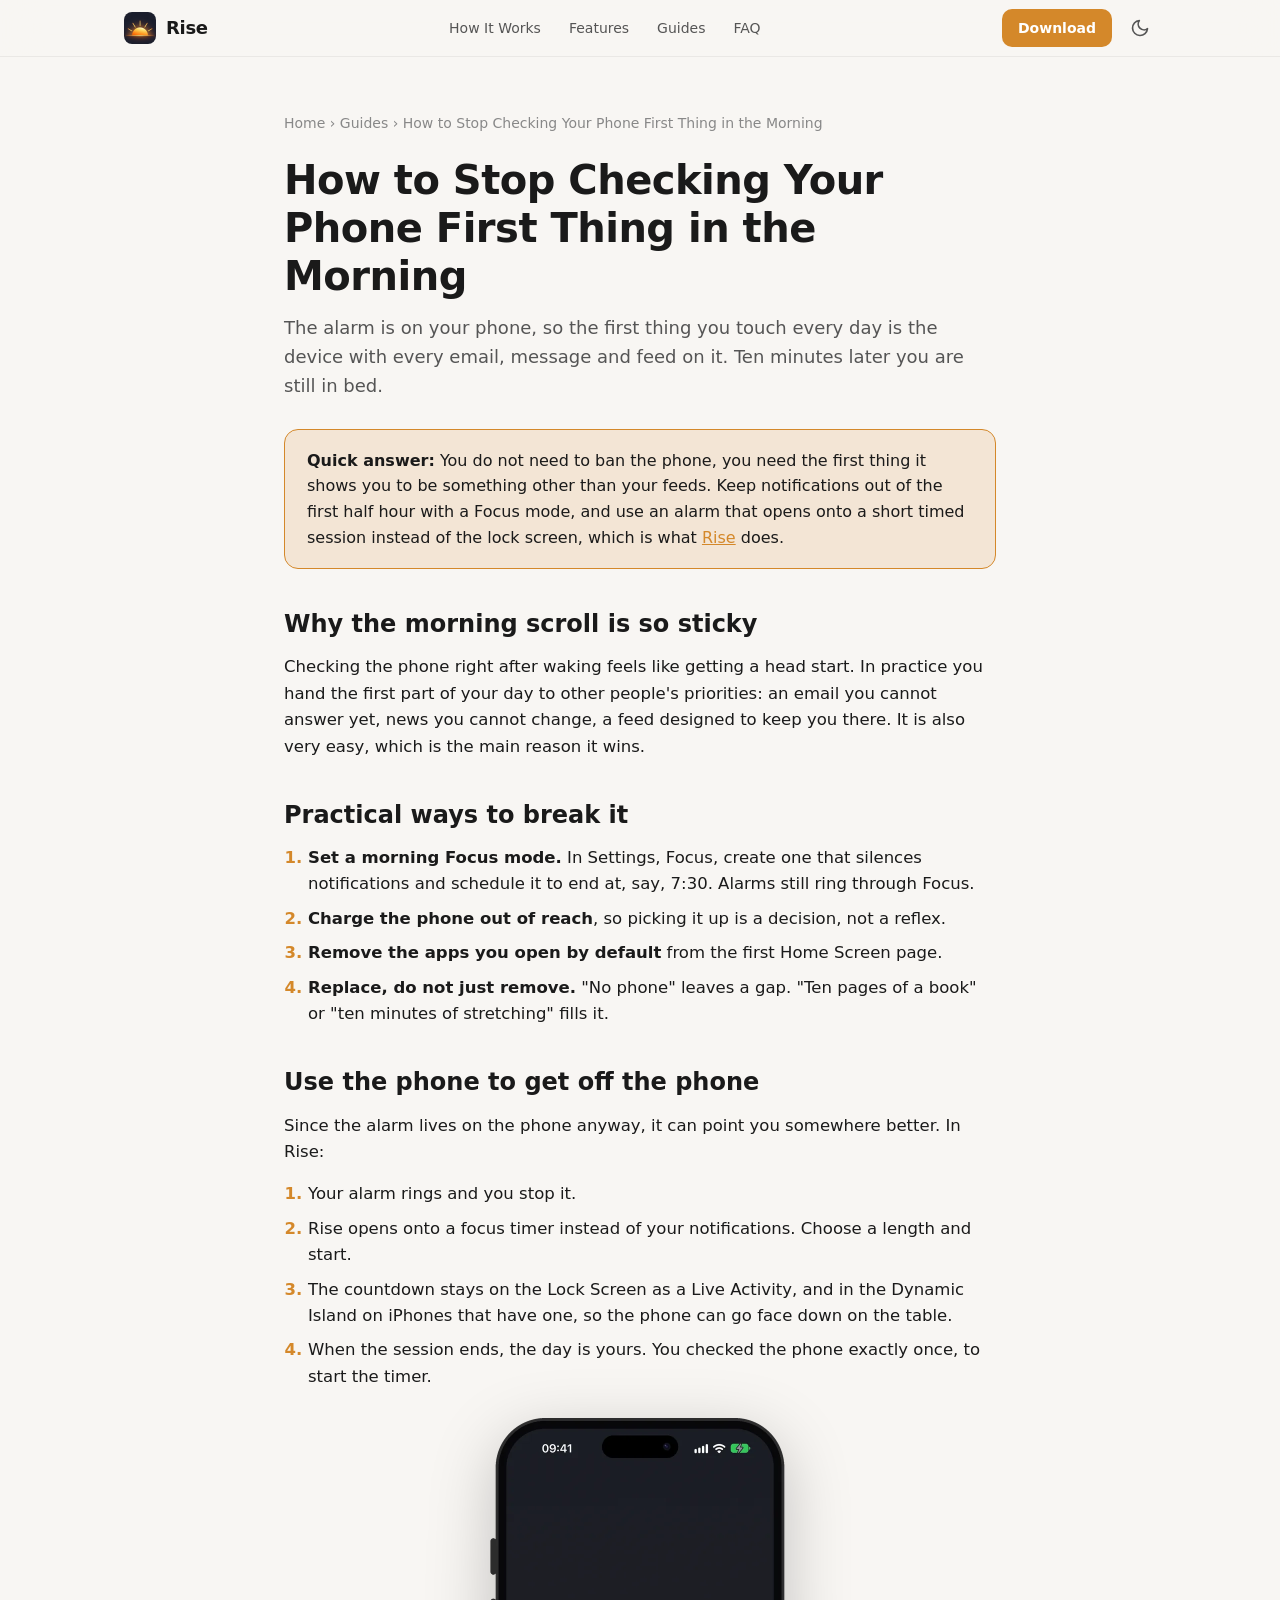
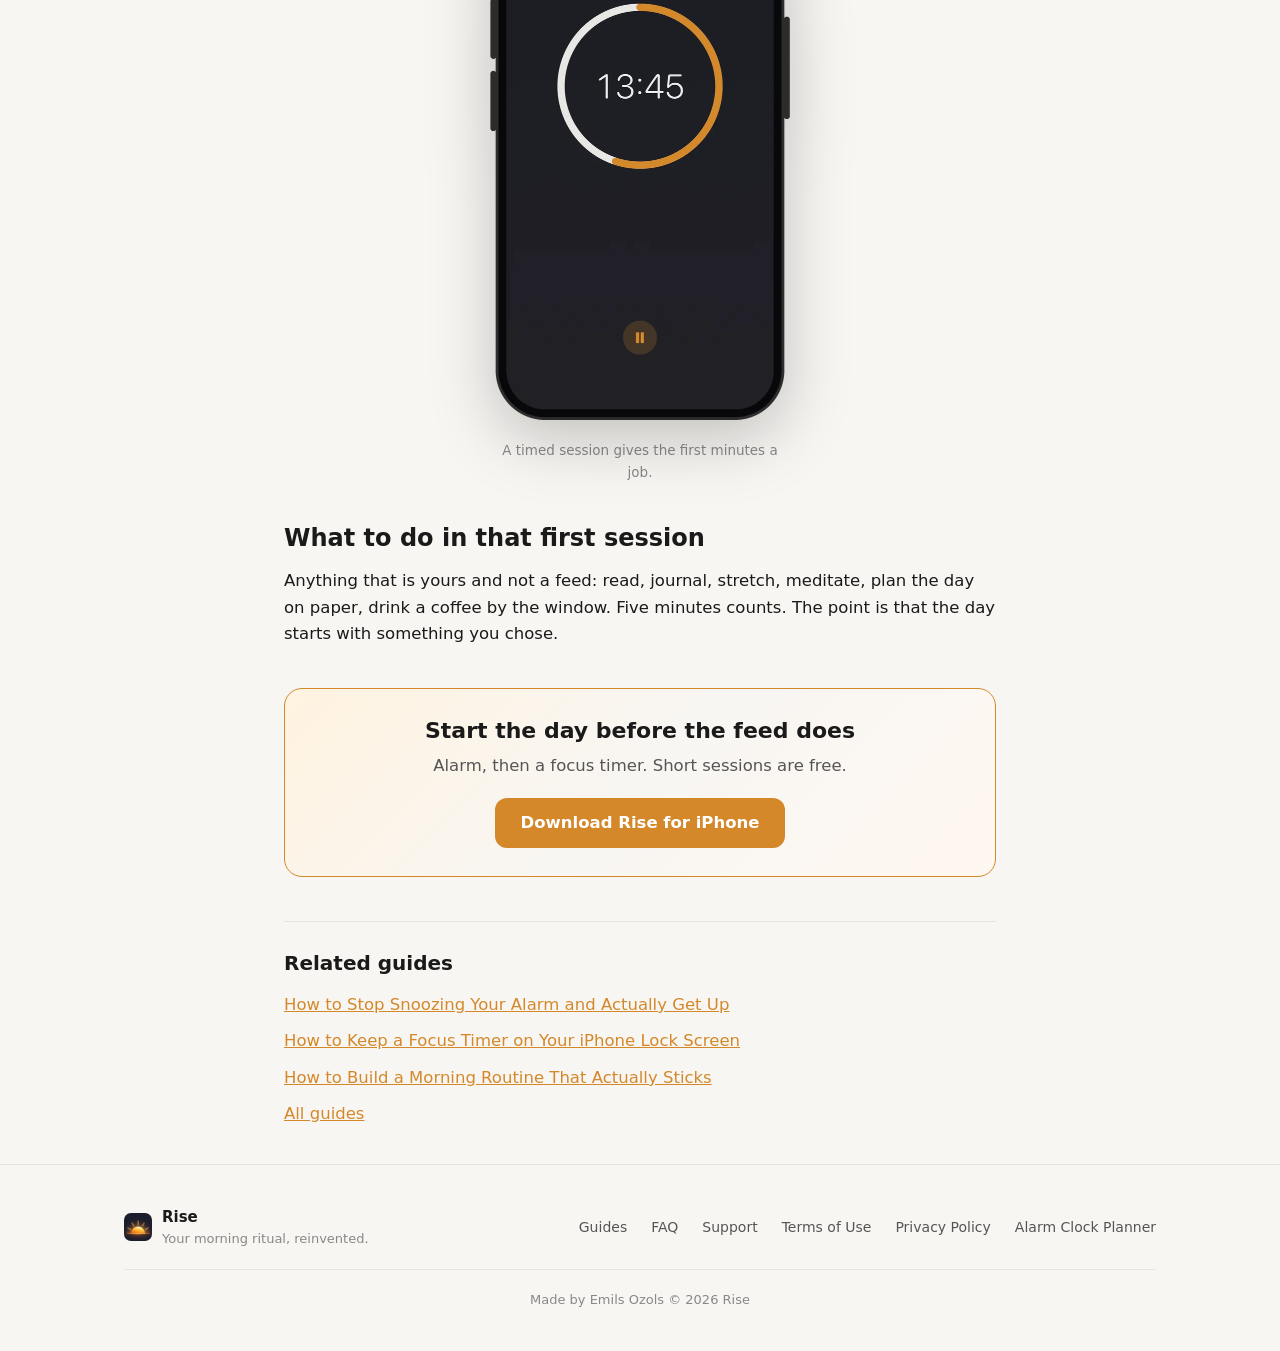
<file: guides/stop-checking-phone-in-the-morning/index.html>
<!DOCTYPE html>
<html lang="en">
<head>
<meta charset="utf-8">
<meta name="viewport" content="width=device-width, initial-scale=1">
<title>How to Stop Checking Your Phone First Thing in the Morning</title>
<meta name="description" content="The phone that wakes you up is also the one with every notification on it. Practical ways to stop doomscrolling in bed and start the morning on your own terms.">
<link rel="canonical" href="https://risemorning.app/guides/stop-checking-phone-in-the-morning/">
<meta name="apple-itunes-app" content="app-id=6760960639">
<meta name="theme-color" content="#D4882A">
<link rel="icon" href="/favicon.ico" sizes="any">
<link rel="apple-touch-icon" href="/assets/appicon.png">
<link rel="stylesheet" href="/styles.css">
<meta property="og:type" content="article">
<meta property="og:site_name" content="Rise">
<meta property="og:title" content="How to Stop Checking Your Phone First Thing in the Morning">
<meta property="og:description" content="The phone that wakes you up is also the one with every notification on it. Practical ways to stop doomscrolling in bed and start the morning on your own terms.">
<meta property="og:url" content="https://risemorning.app/guides/stop-checking-phone-in-the-morning/">
<meta property="og:image" content="https://risemorning.app/assets/ogshare.png">
<meta property="og:image:width" content="1200">
<meta property="og:image:height" content="630">
<meta name="twitter:card" content="summary_large_image">
<meta name="twitter:title" content="How to Stop Checking Your Phone First Thing in the Morning">
<meta name="twitter:description" content="The phone that wakes you up is also the one with every notification on it. Practical ways to stop doomscrolling in bed and start the morning on your own terms.">
<meta name="twitter:image" content="https://risemorning.app/assets/ogshare.png">
<link rel="preconnect" href="https://eu.i.posthog.com">
<script>
    !function(t,e){var o,n,p,r;e.__SV||(window.posthog=e,e._i=[],e.init=function(i,s,a){function g(t,e){var o=e.split(".");2==o.length&&(t=t[o[0]],e=o[1]),t[e]=function(){t.push([e].concat(Array.prototype.slice.call(arguments,0)))}}(p=t.createElement("script")).type="text/javascript",p.async=!0,p.src=s.api_host+"/static/array.js",(r=t.getElementsByTagName("script")[0]).parentNode.insertBefore(p,r);var u=e;for(void 0!==a?u=e[a]=[]:a="posthog",u.people=u.people||[],u.toString=function(t){var e="posthog";return"posthog"!==a&&(e+="."+a),t||(e+=" (stub)"),e},u.people.toString=function(){return u.toString(1)+".people (stub)"},o="init capture register register_once register_for_session unregister opt_in_capturing opt_out_capturing has_opted_in_capturing has_opted_out_capturing clear_opt_in_out_capturing startSessionRecording stopSessionRecording isSessionRecordingStarted".split(" "),n=0;n<o.length;n++)g(u,o[n]);e._i.push([i,s,a])},e.__SV=1)}(document,window.posthog||[]);
    if (!/^(localhost|127\.0\.0\.1|\[::1\])$/.test(location.hostname) && location.hostname !== '') {
        posthog.init('phc_ztIjBWZp495eGWUZSUprsXSLzyElBWMcf2xc65kKfE5', {
            api_host: 'https://eu.i.posthog.com',
            person_profiles: 'anonymous',
            persistence: 'memory'
        });
        posthog.register({ app_name: 'rise_web' });
    }
</script>
<script>
    (function() {
        var theme = null;
        try { theme = localStorage.getItem('theme'); } catch (e) {}
        if (!theme) theme = window.matchMedia('(prefers-color-scheme: dark)').matches ? 'dark' : 'light';
        document.documentElement.setAttribute('data-theme', theme);
    })();
</script>
<script type="application/ld+json">
{
  "@context": "https://schema.org",
  "@type": "Article",
  "headline": "How to Stop Checking Your Phone First Thing in the Morning",
  "description": "The phone that wakes you up is also the one with every notification on it. Practical ways to stop doomscrolling in bed and start the morning on your own terms.",
  "image": "https://risemorning.app/assets/ogshare.png",
  "datePublished": "2026-10-01",
  "dateModified": "2026-10-01",
  "author": {
    "@type": "Person",
    "name": "Emils Ozols",
    "url": "https://ozols.dev"
  },
  "publisher": {
    "@type": "Organization",
    "name": "Rise",
    "logo": {
      "@type": "ImageObject",
      "url": "https://risemorning.app/assets/appicon.png"
    }
  },
  "mainEntityOfPage": "https://risemorning.app/guides/stop-checking-phone-in-the-morning/"
}
</script>
<script type="application/ld+json">
{
  "@context": "https://schema.org",
  "@type": "BreadcrumbList",
  "itemListElement": [
    {
      "@type": "ListItem",
      "position": 1,
      "name": "Home",
      "item": "https://risemorning.app/"
    },
    {
      "@type": "ListItem",
      "position": 2,
      "name": "Guides",
      "item": "https://risemorning.app/guides/"
    },
    {
      "@type": "ListItem",
      "position": 3,
      "name": "How to Stop Checking Your Phone First Thing in the Morning",
      "item": "https://risemorning.app/guides/stop-checking-phone-in-the-morning/"
    }
  ]
}
</script>
</head>
<body>

<nav>
    <div class="nav-inner">
        <a href="/" class="nav-brand">
            <img src="/assets/appicon.png" alt="Rise app icon">
            <span>Rise</span>
        </a>
        <div class="nav-links">
            <a href="/#how-it-works">How It Works</a>
            <a href="/#features">Features</a>
            <a href="/guides/">Guides</a>
            <a href="/#faq">FAQ</a>
        </div>
        <div class="nav-right">
            <a href="https://apps.apple.com/app/apple-store/id6760960639?pt=2187944&amp;ct=Website_Guide&amp;mt=8" class="nav-download" data-ph="appstore_click">Download</a>
            <button class="theme-toggle" id="theme-toggle" aria-label="Toggle theme">
                <svg class="moon-icon" viewBox="0 0 24 24" fill="none" stroke="currentColor" stroke-width="2" stroke-linecap="round" stroke-linejoin="round"><path d="M21 12.79A9 9 0 1 1 11.21 3 7 7 0 0 0 21 12.79z"/></svg>
                <svg class="sun-icon" viewBox="0 0 24 24" fill="none" stroke="currentColor" stroke-width="2" stroke-linecap="round" stroke-linejoin="round"><circle cx="12" cy="12" r="5"/><line x1="12" y1="1" x2="12" y2="3"/><line x1="12" y1="21" x2="12" y2="23"/><line x1="4.22" y1="4.22" x2="5.64" y2="5.64"/><line x1="18.36" y1="18.36" x2="19.78" y2="19.78"/><line x1="1" y1="12" x2="3" y2="12"/><line x1="21" y1="12" x2="23" y2="12"/><line x1="4.22" y1="19.78" x2="5.64" y2="18.36"/><line x1="18.36" y1="5.64" x2="19.78" y2="4.22"/></svg>
            </button>
        </div>
    </div>
</nav>

<main class="page-main">
<article class="article">
  <div class="breadcrumb" role="navigation" aria-label="Breadcrumb"><a href="/">Home</a> › <a href="/guides/">Guides</a> › How to Stop Checking Your Phone First Thing in the Morning</div>
  <h1>How to Stop Checking Your Phone First Thing in the Morning</h1>
  <p class="lede">The alarm is on your phone, so the first thing you touch every day is the device with every email, message and feed on it. Ten minutes later you are still in bed.</p>
  <div class="quick-answer"><p><strong>Quick answer:</strong> You do not need to ban the phone, you need the first thing it shows you to be something other than your feeds. Keep notifications out of the first half hour with a Focus mode, and use an alarm that opens onto a short timed session instead of the lock screen, which is what <a href="/">Rise</a> does.</p></div>

<h2>Why the morning scroll is so sticky</h2>
<p>Checking the phone right after waking feels like getting a head start. In practice you hand the first part of your day to other people's priorities: an email you cannot answer yet, news you cannot change, a feed designed to keep you there. It is also very easy, which is the main reason it wins.</p>

<h2>Practical ways to break it</h2>
<ol>
  <li><strong>Set a morning Focus mode.</strong> In Settings, Focus, create one that silences notifications and schedule it to end at, say, 7:30. Alarms still ring through Focus.</li>
  <li><strong>Charge the phone out of reach</strong>, so picking it up is a decision, not a reflex.</li>
  <li><strong>Remove the apps you open by default</strong> from the first Home Screen page.</li>
  <li><strong>Replace, do not just remove.</strong> "No phone" leaves a gap. "Ten pages of a book" or "ten minutes of stretching" fills it.</li>
</ol>

<h2>Use the phone to get off the phone</h2>
<p>Since the alarm lives on the phone anyway, it can point you somewhere better. In Rise:</p>
<ol>
  <li>Your alarm rings and you stop it.</li>
  <li>Rise opens onto a focus timer instead of your notifications. Choose a length and start.</li>
  <li>The countdown stays on the Lock Screen as a Live Activity, and in the Dynamic Island on iPhones that have one, so the phone can go face down on the table.</li>
  <li>When the session ends, the day is yours. You checked the phone exactly once, to start the timer.</li>
</ol>
<figure>
  <img src="/assets/shot-timer.webp?v=3" alt="Rise focus session timer running in the morning" loading="lazy" width="600" height="1203">
  <figcaption>A timed session gives the first minutes a job.</figcaption>
</figure>

<h2>What to do in that first session</h2>
<p>Anything that is yours and not a feed: read, journal, stretch, meditate, plan the day on paper, drink a coffee by the window. Five minutes counts. The point is that the day starts with something you chose.</p>


<a class="article-cta" href="https://apps.apple.com/app/apple-store/id6760960639?pt=2187944&amp;ct=Website_Guide&amp;mt=8" data-ph="appstore_click" aria-label="Download Rise on the App Store">
    <h2>Start the day before the feed does</h2>
    <p>Alarm, then a focus timer. Short sessions are free.</p>
    <span class="btn">Download Rise for iPhone</span>
  </a>
<div class="related">
    <h2>Related guides</h2>
    <ul>
      <li><a href="/guides/how-to-stop-snoozing-your-alarm/">How to Stop Snoozing Your Alarm and Actually Get Up</a></li>
      <li><a href="/guides/focus-timer-lock-screen-iphone/">How to Keep a Focus Timer on Your iPhone Lock Screen</a></li>
      <li><a href="/guides/build-a-morning-routine-that-sticks/">How to Build a Morning Routine That Actually Sticks</a></li>
    </ul>
    <p><a href="/guides/">All guides</a></p>
  </div>
</article>
</main>

<footer>
    <div class="container">
        <div class="footer-inner">
            <div class="footer-brand">
                <img src="/assets/appicon.png" alt="Rise">
                <div class="footer-brand-text">
                    <h4>Rise</h4>
                    <p>Your morning ritual, reinvented.</p>
                </div>
            </div>
            <div class="footer-links">
                <a href="/guides/">Guides</a>
                <a href="/#faq">FAQ</a>
                <a href="/support/">Support</a>
                <a href="/terms.html">Terms of Use</a>
                <a href="/privacy.html">Privacy Policy</a>
                <a href="https://alarmclockplanner.com/" data-ph="crosssell_alarmplanner">Alarm Clock Planner</a>
            </div>
        </div>
        <p class="footer-copy">Made by Emils Ozols &copy; 2026 Rise</p>
    </div>
</footer>
<script>
    document.getElementById('theme-toggle').addEventListener('click', function() {
        var next = document.documentElement.getAttribute('data-theme') === 'dark' ? 'light' : 'dark';
        document.documentElement.setAttribute('data-theme', next);
        try { localStorage.setItem('theme', next); } catch (e) {}
    });
    document.addEventListener('click', function (e) {
        var el = e.target.closest('[data-ph]');
        if (el && window.posthog) posthog.capture(el.getAttribute('data-ph'), { page: location.pathname });
    });
</script>
</body>
</html>
</file>
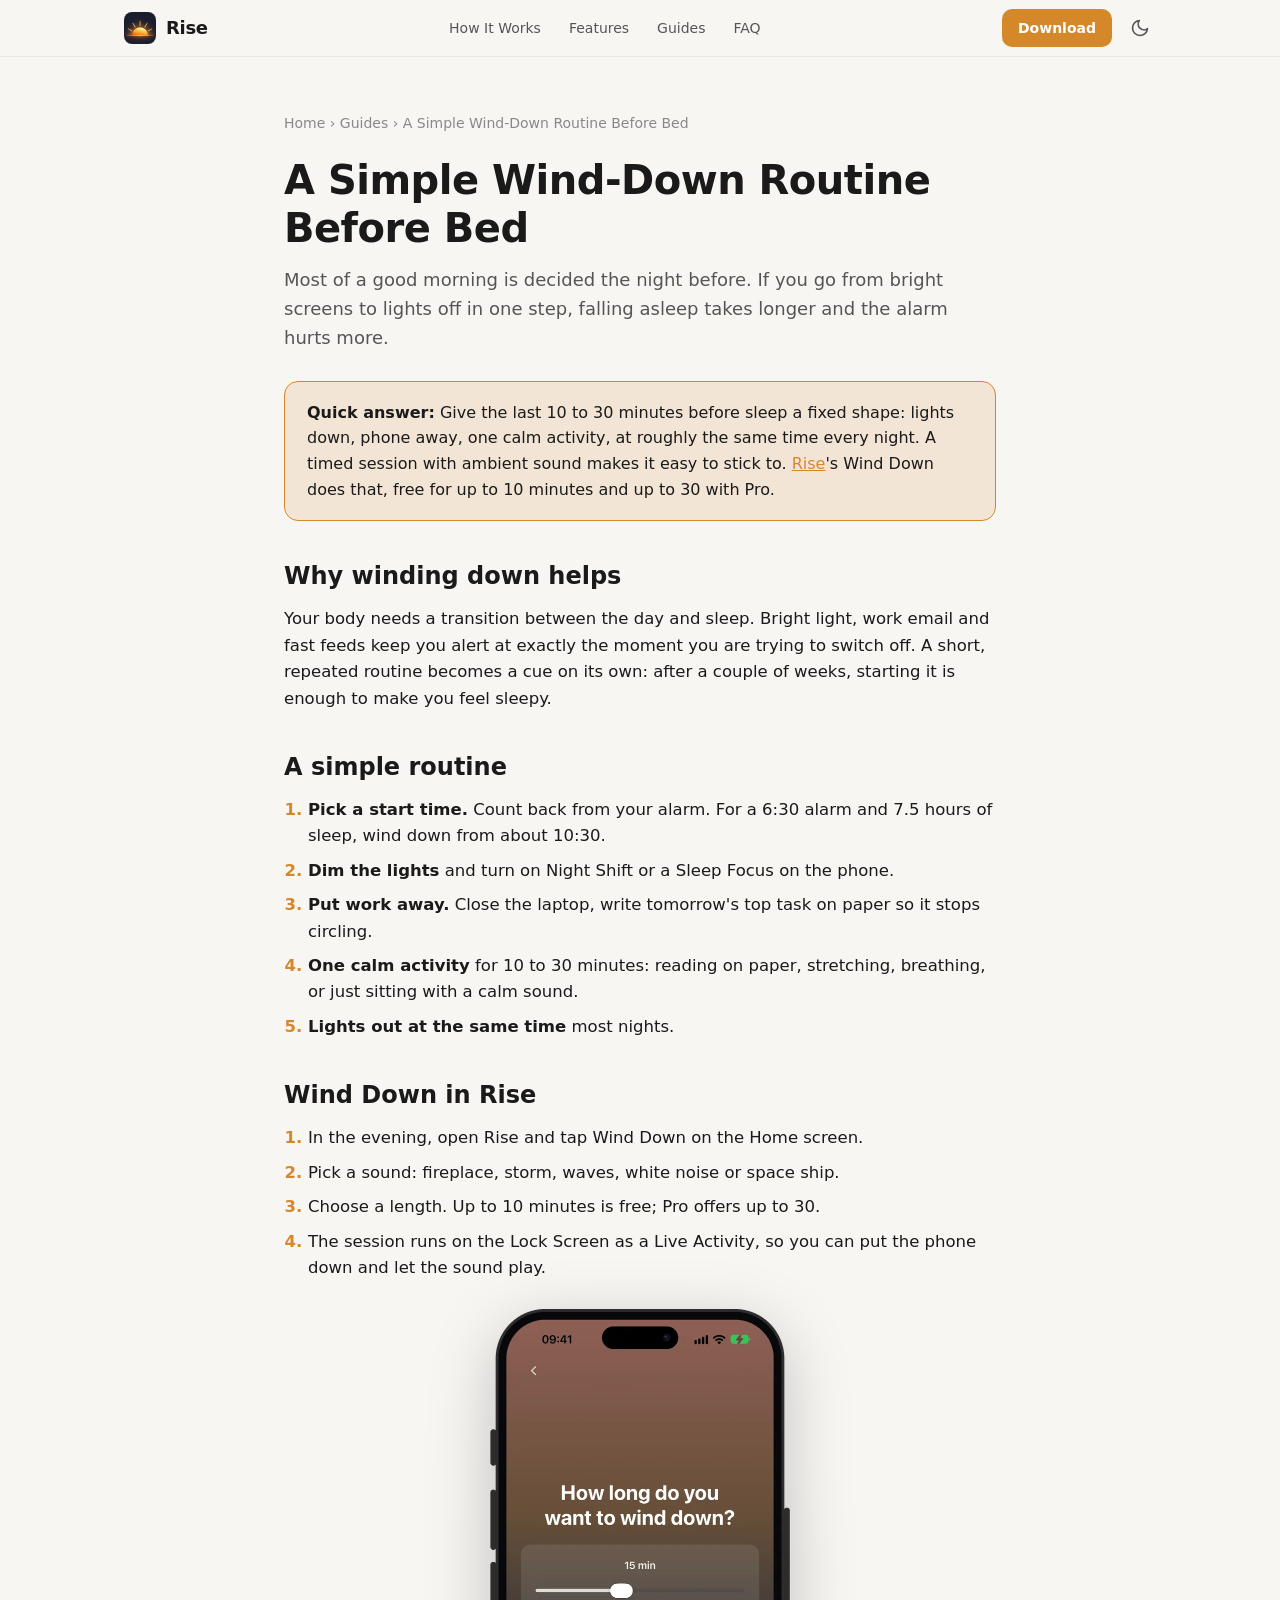
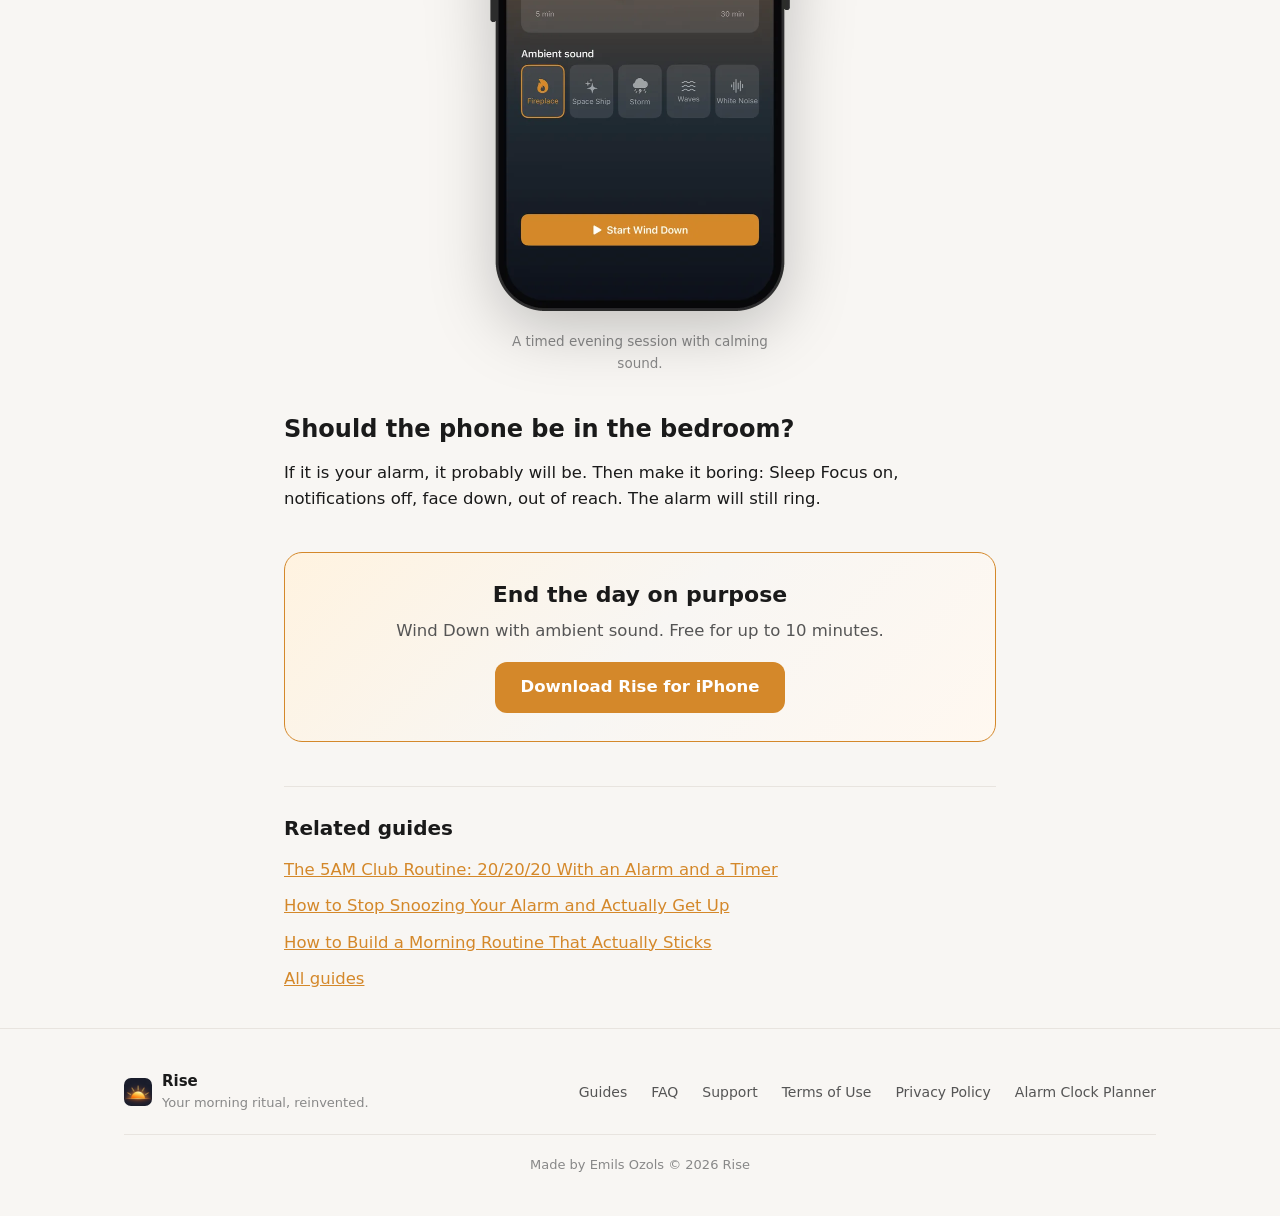
<file: guides/wind-down-routine-before-bed/index.html>
<!DOCTYPE html>
<html lang="en">
<head>
<meta charset="utf-8">
<meta name="viewport" content="width=device-width, initial-scale=1">
<title>A Simple Wind-Down Routine Before Bed</title>
<meta name="description" content="A good morning starts the night before. A simple wind-down routine for adults: what to stop, what to do instead, and a timed session with calming sounds.">
<link rel="canonical" href="https://risemorning.app/guides/wind-down-routine-before-bed/">
<meta name="apple-itunes-app" content="app-id=6760960639">
<meta name="theme-color" content="#D4882A">
<link rel="icon" href="/favicon.ico" sizes="any">
<link rel="apple-touch-icon" href="/assets/appicon.png">
<link rel="stylesheet" href="/styles.css">
<meta property="og:type" content="article">
<meta property="og:site_name" content="Rise">
<meta property="og:title" content="A Simple Wind-Down Routine Before Bed">
<meta property="og:description" content="A good morning starts the night before. A simple wind-down routine for adults: what to stop, what to do instead, and a timed session with calming sounds.">
<meta property="og:url" content="https://risemorning.app/guides/wind-down-routine-before-bed/">
<meta property="og:image" content="https://risemorning.app/assets/ogshare.png">
<meta property="og:image:width" content="1200">
<meta property="og:image:height" content="630">
<meta name="twitter:card" content="summary_large_image">
<meta name="twitter:title" content="A Simple Wind-Down Routine Before Bed">
<meta name="twitter:description" content="A good morning starts the night before. A simple wind-down routine for adults: what to stop, what to do instead, and a timed session with calming sounds.">
<meta name="twitter:image" content="https://risemorning.app/assets/ogshare.png">
<link rel="preconnect" href="https://eu.i.posthog.com">
<script>
    !function(t,e){var o,n,p,r;e.__SV||(window.posthog=e,e._i=[],e.init=function(i,s,a){function g(t,e){var o=e.split(".");2==o.length&&(t=t[o[0]],e=o[1]),t[e]=function(){t.push([e].concat(Array.prototype.slice.call(arguments,0)))}}(p=t.createElement("script")).type="text/javascript",p.async=!0,p.src=s.api_host+"/static/array.js",(r=t.getElementsByTagName("script")[0]).parentNode.insertBefore(p,r);var u=e;for(void 0!==a?u=e[a]=[]:a="posthog",u.people=u.people||[],u.toString=function(t){var e="posthog";return"posthog"!==a&&(e+="."+a),t||(e+=" (stub)"),e},u.people.toString=function(){return u.toString(1)+".people (stub)"},o="init capture register register_once register_for_session unregister opt_in_capturing opt_out_capturing has_opted_in_capturing has_opted_out_capturing clear_opt_in_out_capturing startSessionRecording stopSessionRecording isSessionRecordingStarted".split(" "),n=0;n<o.length;n++)g(u,o[n]);e._i.push([i,s,a])},e.__SV=1)}(document,window.posthog||[]);
    if (!/^(localhost|127\.0\.0\.1|\[::1\])$/.test(location.hostname) && location.hostname !== '') {
        posthog.init('phc_ztIjBWZp495eGWUZSUprsXSLzyElBWMcf2xc65kKfE5', {
            api_host: 'https://eu.i.posthog.com',
            person_profiles: 'anonymous',
            persistence: 'memory'
        });
        posthog.register({ app_name: 'rise_web' });
    }
</script>
<script>
    (function() {
        var theme = null;
        try { theme = localStorage.getItem('theme'); } catch (e) {}
        if (!theme) theme = window.matchMedia('(prefers-color-scheme: dark)').matches ? 'dark' : 'light';
        document.documentElement.setAttribute('data-theme', theme);
    })();
</script>
<script type="application/ld+json">
{
  "@context": "https://schema.org",
  "@type": "Article",
  "headline": "A Simple Wind-Down Routine Before Bed",
  "description": "A good morning starts the night before. A simple wind-down routine for adults: what to stop, what to do instead, and a timed session with calming sounds.",
  "image": "https://risemorning.app/assets/ogshare.png",
  "datePublished": "2026-10-01",
  "dateModified": "2026-10-01",
  "author": {
    "@type": "Person",
    "name": "Emils Ozols",
    "url": "https://ozols.dev"
  },
  "publisher": {
    "@type": "Organization",
    "name": "Rise",
    "logo": {
      "@type": "ImageObject",
      "url": "https://risemorning.app/assets/appicon.png"
    }
  },
  "mainEntityOfPage": "https://risemorning.app/guides/wind-down-routine-before-bed/"
}
</script>
<script type="application/ld+json">
{
  "@context": "https://schema.org",
  "@type": "BreadcrumbList",
  "itemListElement": [
    {
      "@type": "ListItem",
      "position": 1,
      "name": "Home",
      "item": "https://risemorning.app/"
    },
    {
      "@type": "ListItem",
      "position": 2,
      "name": "Guides",
      "item": "https://risemorning.app/guides/"
    },
    {
      "@type": "ListItem",
      "position": 3,
      "name": "A Simple Wind-Down Routine Before Bed",
      "item": "https://risemorning.app/guides/wind-down-routine-before-bed/"
    }
  ]
}
</script>
</head>
<body>

<nav>
    <div class="nav-inner">
        <a href="/" class="nav-brand">
            <img src="/assets/appicon.png" alt="Rise app icon">
            <span>Rise</span>
        </a>
        <div class="nav-links">
            <a href="/#how-it-works">How It Works</a>
            <a href="/#features">Features</a>
            <a href="/guides/">Guides</a>
            <a href="/#faq">FAQ</a>
        </div>
        <div class="nav-right">
            <a href="https://apps.apple.com/app/apple-store/id6760960639?pt=2187944&amp;ct=Website_Guide&amp;mt=8" class="nav-download" data-ph="appstore_click">Download</a>
            <button class="theme-toggle" id="theme-toggle" aria-label="Toggle theme">
                <svg class="moon-icon" viewBox="0 0 24 24" fill="none" stroke="currentColor" stroke-width="2" stroke-linecap="round" stroke-linejoin="round"><path d="M21 12.79A9 9 0 1 1 11.21 3 7 7 0 0 0 21 12.79z"/></svg>
                <svg class="sun-icon" viewBox="0 0 24 24" fill="none" stroke="currentColor" stroke-width="2" stroke-linecap="round" stroke-linejoin="round"><circle cx="12" cy="12" r="5"/><line x1="12" y1="1" x2="12" y2="3"/><line x1="12" y1="21" x2="12" y2="23"/><line x1="4.22" y1="4.22" x2="5.64" y2="5.64"/><line x1="18.36" y1="18.36" x2="19.78" y2="19.78"/><line x1="1" y1="12" x2="3" y2="12"/><line x1="21" y1="12" x2="23" y2="12"/><line x1="4.22" y1="19.78" x2="5.64" y2="18.36"/><line x1="18.36" y1="5.64" x2="19.78" y2="4.22"/></svg>
            </button>
        </div>
    </div>
</nav>

<main class="page-main">
<article class="article">
  <div class="breadcrumb" role="navigation" aria-label="Breadcrumb"><a href="/">Home</a> › <a href="/guides/">Guides</a> › A Simple Wind-Down Routine Before Bed</div>
  <h1>A Simple Wind-Down Routine Before Bed</h1>
  <p class="lede">Most of a good morning is decided the night before. If you go from bright screens to lights off in one step, falling asleep takes longer and the alarm hurts more.</p>
  <div class="quick-answer"><p><strong>Quick answer:</strong> Give the last 10 to 30 minutes before sleep a fixed shape: lights down, phone away, one calm activity, at roughly the same time every night. A timed session with ambient sound makes it easy to stick to. <a href="/">Rise</a>'s Wind Down does that, free for up to 10 minutes and up to 30 with Pro.</p></div>

<h2>Why winding down helps</h2>
<p>Your body needs a transition between the day and sleep. Bright light, work email and fast feeds keep you alert at exactly the moment you are trying to switch off. A short, repeated routine becomes a cue on its own: after a couple of weeks, starting it is enough to make you feel sleepy.</p>

<h2>A simple routine</h2>
<ol>
  <li><strong>Pick a start time.</strong> Count back from your alarm. For a 6:30 alarm and 7.5 hours of sleep, wind down from about 10:30.</li>
  <li><strong>Dim the lights</strong> and turn on Night Shift or a Sleep Focus on the phone.</li>
  <li><strong>Put work away.</strong> Close the laptop, write tomorrow's top task on paper so it stops circling.</li>
  <li><strong>One calm activity</strong> for 10 to 30 minutes: reading on paper, stretching, breathing, or just sitting with a calm sound.</li>
  <li><strong>Lights out at the same time</strong> most nights.</li>
</ol>

<h2>Wind Down in Rise</h2>
<ol>
  <li>In the evening, open Rise and tap Wind Down on the Home screen.</li>
  <li>Pick a sound: fireplace, storm, waves, white noise or space ship.</li>
  <li>Choose a length. Up to 10 minutes is free; Pro offers up to 30.</li>
  <li>The session runs on the Lock Screen as a Live Activity, so you can put the phone down and let the sound play.</li>
</ol>
<figure>
  <img src="/assets/shot-winddown.webp?v=3" alt="Rise Wind Down evening session with ambient sound" loading="lazy" width="600" height="1203">
  <figcaption>A timed evening session with calming sound.</figcaption>
</figure>

<h2>Should the phone be in the bedroom?</h2>
<p>If it is your alarm, it probably will be. Then make it boring: Sleep Focus on, notifications off, face down, out of reach. The alarm will still ring.</p>


<a class="article-cta" href="https://apps.apple.com/app/apple-store/id6760960639?pt=2187944&amp;ct=Website_Guide&amp;mt=8" data-ph="appstore_click" aria-label="Download Rise on the App Store">
    <h2>End the day on purpose</h2>
    <p>Wind Down with ambient sound. Free for up to 10 minutes.</p>
    <span class="btn">Download Rise for iPhone</span>
  </a>
<div class="related">
    <h2>Related guides</h2>
    <ul>
      <li><a href="/guides/5am-club-routine/">The 5AM Club Routine: 20/20/20 With an Alarm and a Timer</a></li>
      <li><a href="/guides/how-to-stop-snoozing-your-alarm/">How to Stop Snoozing Your Alarm and Actually Get Up</a></li>
      <li><a href="/guides/build-a-morning-routine-that-sticks/">How to Build a Morning Routine That Actually Sticks</a></li>
    </ul>
    <p><a href="/guides/">All guides</a></p>
  </div>
</article>
</main>

<footer>
    <div class="container">
        <div class="footer-inner">
            <div class="footer-brand">
                <img src="/assets/appicon.png" alt="Rise">
                <div class="footer-brand-text">
                    <h4>Rise</h4>
                    <p>Your morning ritual, reinvented.</p>
                </div>
            </div>
            <div class="footer-links">
                <a href="/guides/">Guides</a>
                <a href="/#faq">FAQ</a>
                <a href="/support/">Support</a>
                <a href="/terms.html">Terms of Use</a>
                <a href="/privacy.html">Privacy Policy</a>
                <a href="https://alarmclockplanner.com/" data-ph="crosssell_alarmplanner">Alarm Clock Planner</a>
            </div>
        </div>
        <p class="footer-copy">Made by Emils Ozols &copy; 2026 Rise</p>
    </div>
</footer>
<script>
    document.getElementById('theme-toggle').addEventListener('click', function() {
        var next = document.documentElement.getAttribute('data-theme') === 'dark' ? 'light' : 'dark';
        document.documentElement.setAttribute('data-theme', next);
        try { localStorage.setItem('theme', next); } catch (e) {}
    });
    document.addEventListener('click', function (e) {
        var el = e.target.closest('[data-ph]');
        if (el && window.posthog) posthog.capture(el.getAttribute('data-ph'), { page: location.pathname });
    });
</script>
</body>
</html>
</file>
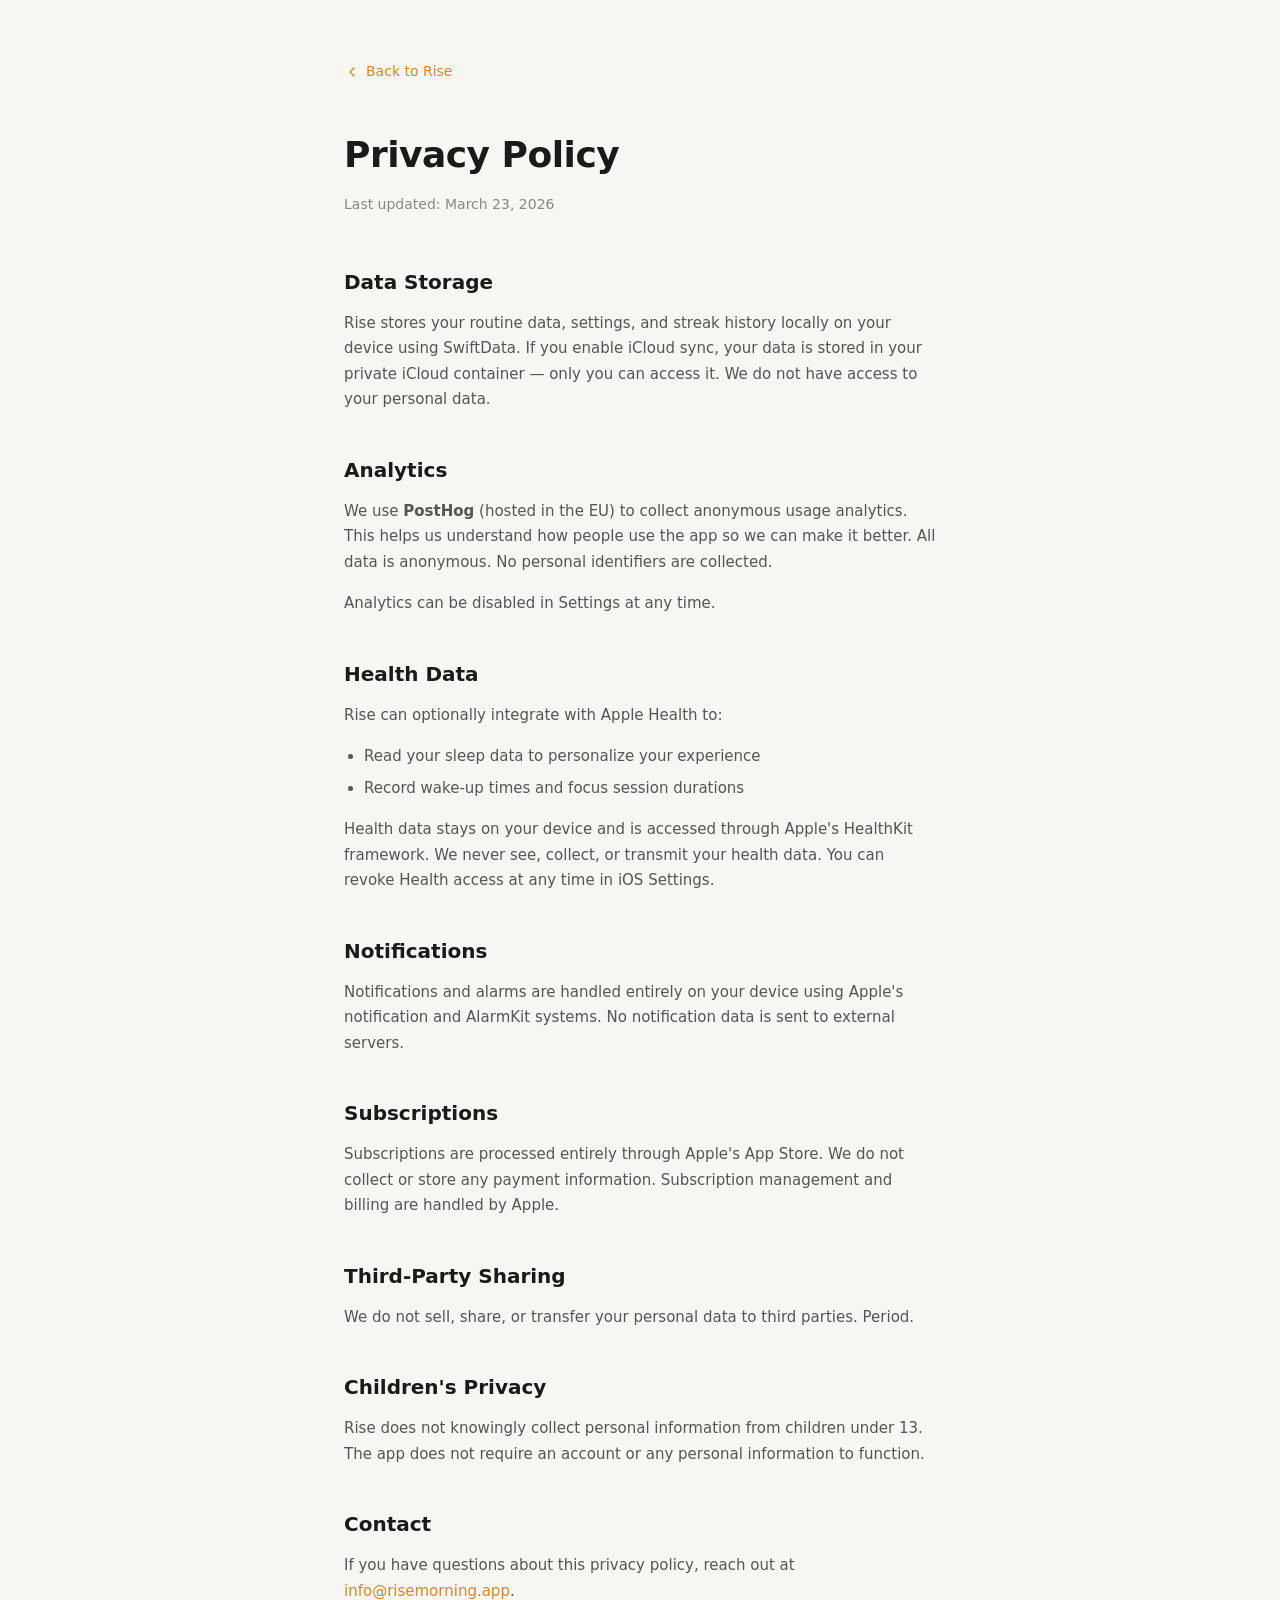
<file: privacy.html>
<!DOCTYPE html>
<html lang="en" data-theme="light">
<head>
    <meta charset="UTF-8">
    <meta name="viewport" content="width=device-width, initial-scale=1.0">
    <title>Privacy Policy - Rise</title>
    <meta name="description" content="Privacy policy for Rise, the morning routine app. Learn how your data is stored, used, and protected.">
    <link rel="canonical" href="https://risemorning.app/privacy.html">
    <meta property="og:title" content="Privacy Policy - Rise">
    <meta property="og:description" content="Privacy policy for Rise, the morning routine app.">
    <meta property="og:type" content="website">
    <meta property="og:url" content="https://risemorning.app/privacy.html">
    <meta property="og:site_name" content="Rise">
    <meta property="og:locale" content="en_US">
    <meta name="theme-color" content="#D4882A">
    <meta name="robots" content="noindex">
    <link rel="icon" type="image/png" sizes="192x192" href="assets/appicon.png">
    <link rel="apple-touch-icon" href="assets/appicon.png">
    <script>
        (function() {
            var theme = localStorage.getItem('theme');
            if (!theme) theme = window.matchMedia('(prefers-color-scheme: dark)').matches ? 'dark' : 'light';
            document.documentElement.setAttribute('data-theme', theme);
        })();
    </script>
    <style>
        :root {
            --accent: #D4882A;
            --accent-hover: #c07a22;
            --text-primary: #1a1a1a;
            --text-secondary: #555;
            --text-tertiary: #888;
            --bg: #F8F6F3;
            --card-bg: #fff;
            --card-border: rgba(0,0,0,0.06);
        }

        [data-theme="dark"] {
            --accent: #E8A44A;
            --accent-hover: #d4963e;
            --text-primary: #f0f0f0;
            --text-secondary: #a1a1a6;
            --text-tertiary: #8e8e93;
            --bg: #1A1A1E;
            --card-bg: #2c2c2e;
            --card-border: rgba(255,255,255,0.08);
        }

        * { margin: 0; padding: 0; box-sizing: border-box; }

        body {
            font-family: -apple-system, BlinkMacSystemFont, 'SF Pro Display', 'SF Pro Text', 'Helvetica Neue', system-ui, sans-serif;
            background: var(--bg);
            color: var(--text-primary);
            font-size: 15px;
            line-height: 1.7;
            -webkit-font-smoothing: antialiased;
        }

        .container {
            max-width: 640px;
            margin: 0 auto;
            padding: 60px 24px 80px;
        }

        .back-link {
            display: inline-flex;
            align-items: center;
            gap: 6px;
            color: var(--accent);
            text-decoration: none;
            font-size: 14px;
            font-weight: 500;
            margin-bottom: 40px;
            transition: color 0.2s;
        }

        .back-link:hover { color: var(--accent-hover); }

        .back-link svg {
            width: 16px;
            height: 16px;
        }

        h1 {
            font-size: 36px;
            font-weight: 700;
            letter-spacing: -0.5px;
            margin-bottom: 8px;
        }

        .updated {
            font-size: 14px;
            color: var(--text-tertiary);
            margin-bottom: 48px;
        }

        h2 {
            font-size: 20px;
            font-weight: 600;
            margin-top: 40px;
            margin-bottom: 12px;
        }

        p {
            color: var(--text-secondary);
            margin-bottom: 16px;
        }

        a {
            color: var(--accent);
            text-decoration: none;
        }

        a:hover { text-decoration: underline; }

        ul {
            margin: 0 0 16px 20px;
            color: var(--text-secondary);
        }

        li { margin-bottom: 6px; }
    </style>
</head>
<body>

<div class="container">
    <a href="/" class="back-link">
        <svg viewBox="0 0 24 24" fill="none" stroke="currentColor" stroke-width="2" stroke-linecap="round" stroke-linejoin="round"><polyline points="15 18 9 12 15 6"/></svg>
        Back to Rise
    </a>

    <h1>Privacy Policy</h1>
    <p class="updated">Last updated: March 23, 2026</p>

    <h2>Data Storage</h2>
    <p>Rise stores your routine data, settings, and streak history locally on your device using SwiftData. If you enable iCloud sync, your data is stored in your private iCloud container — only you can access it. We do not have access to your personal data.</p>

    <h2>Analytics</h2>
    <p>We use <strong>PostHog</strong> (hosted in the EU) to collect anonymous usage analytics. This helps us understand how people use the app so we can make it better. All data is anonymous. No personal identifiers are collected.</p>
    <p>Analytics can be disabled in Settings at any time.</p>

    <h2>Health Data</h2>
    <p>Rise can optionally integrate with Apple Health to:</p>
    <ul>
        <li>Read your sleep data to personalize your experience</li>
        <li>Record wake-up times and focus session durations</li>
    </ul>
    <p>Health data stays on your device and is accessed through Apple's HealthKit framework. We never see, collect, or transmit your health data. You can revoke Health access at any time in iOS Settings.</p>

    <h2>Notifications</h2>
    <p>Notifications and alarms are handled entirely on your device using Apple's notification and AlarmKit systems. No notification data is sent to external servers.</p>

    <h2>Subscriptions</h2>
    <p>Subscriptions are processed entirely through Apple's App Store. We do not collect or store any payment information. Subscription management and billing are handled by Apple.</p>

    <h2>Third-Party Sharing</h2>
    <p>We do not sell, share, or transfer your personal data to third parties. Period.</p>

    <h2>Children's Privacy</h2>
    <p>Rise does not knowingly collect personal information from children under 13. The app does not require an account or any personal information to function.</p>

    <h2>Contact</h2>
    <p>If you have questions about this privacy policy, reach out at <a href="mailto:info@risemorning.app">info@risemorning.app</a>.</p>
</div>

</body>
</html>
</file>
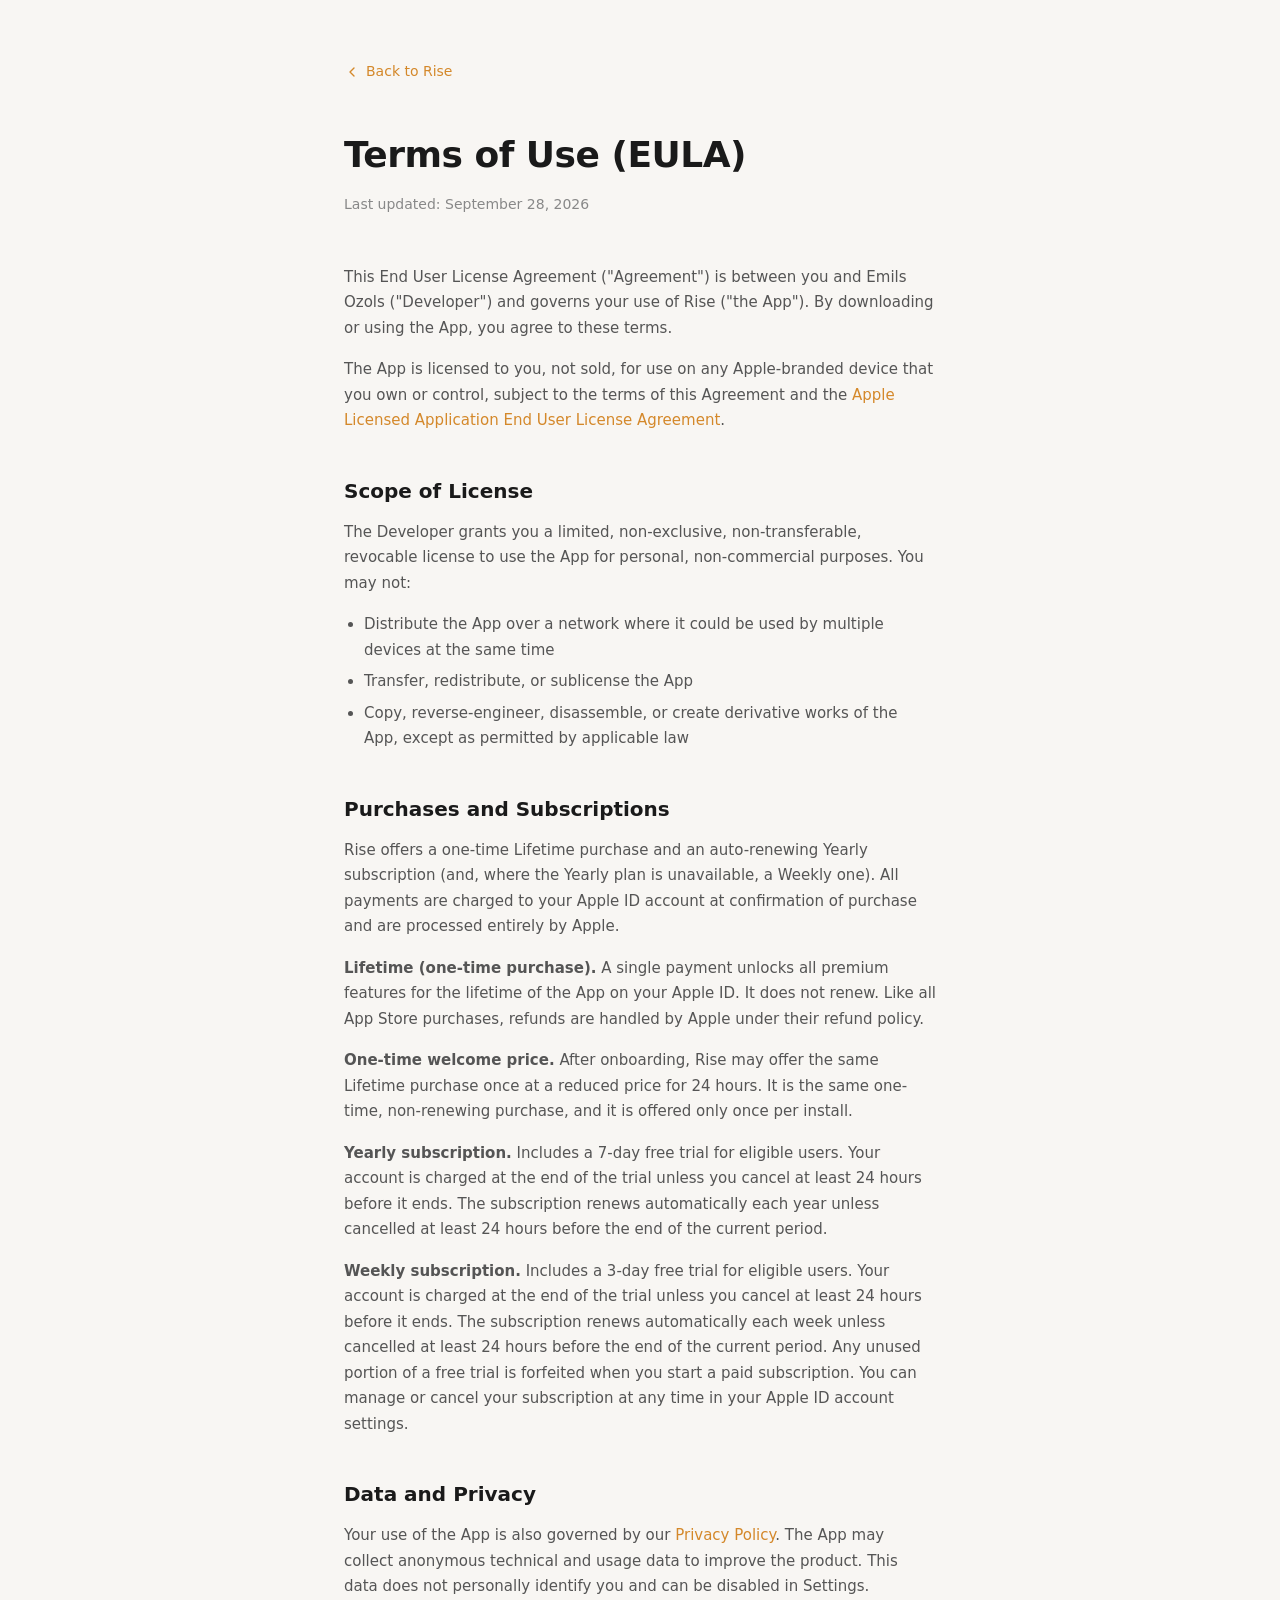
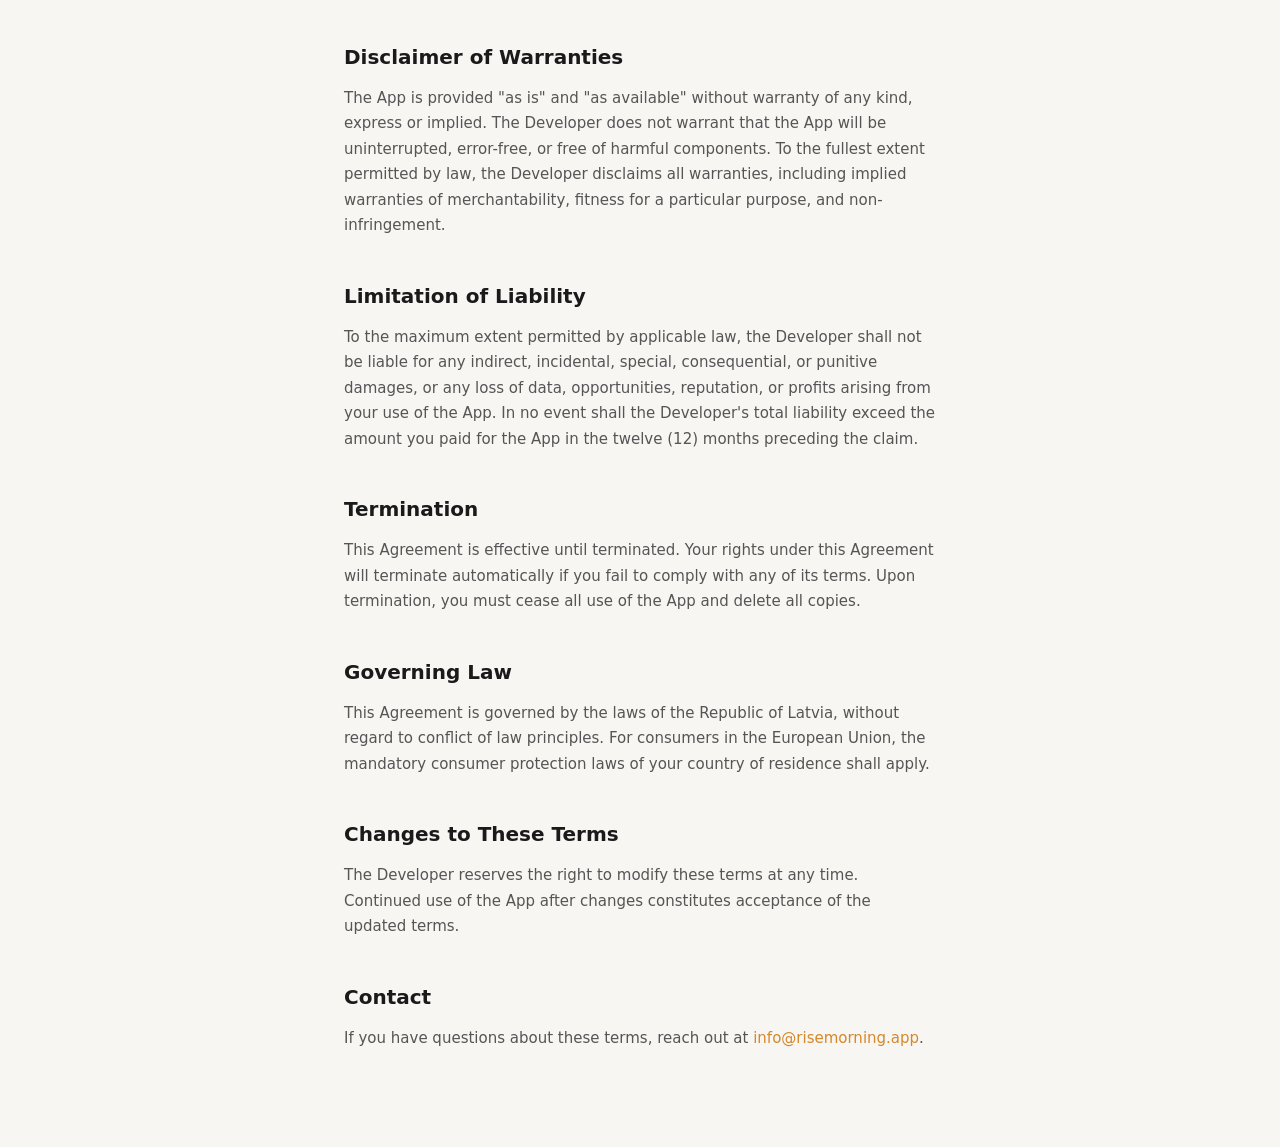
<file: terms.html>
<!DOCTYPE html>
<html lang="en" data-theme="light">
<head>
    <meta charset="UTF-8">
    <meta name="viewport" content="width=device-width, initial-scale=1.0">
    <title>Terms of Use - Rise</title>
    <meta name="description" content="Terms of Use (EULA) for Rise, the morning routine app.">
    <link rel="canonical" href="https://risemorning.app/terms.html">
    <meta property="og:title" content="Terms of Use - Rise">
    <meta property="og:description" content="Terms of Use (EULA) for Rise, the morning routine app.">
    <meta property="og:type" content="website">
    <meta property="og:url" content="https://risemorning.app/terms.html">
    <meta property="og:site_name" content="Rise">
    <meta property="og:locale" content="en_US">
    <meta name="theme-color" content="#D4882A">
    <meta name="robots" content="noindex">
    <link rel="icon" type="image/png" sizes="192x192" href="assets/appicon.png">
    <link rel="apple-touch-icon" href="assets/appicon.png">
    <script>
        (function() {
            var theme = localStorage.getItem('theme');
            if (!theme) theme = window.matchMedia('(prefers-color-scheme: dark)').matches ? 'dark' : 'light';
            document.documentElement.setAttribute('data-theme', theme);
        })();
    </script>
    <style>
        :root {
            --accent: #D4882A;
            --accent-hover: #c07a22;
            --text-primary: #1a1a1a;
            --text-secondary: #555;
            --text-tertiary: #888;
            --bg: #F8F6F3;
            --card-bg: #fff;
            --card-border: rgba(0,0,0,0.06);
        }

        [data-theme="dark"] {
            --accent: #E8A44A;
            --accent-hover: #d4963e;
            --text-primary: #f0f0f0;
            --text-secondary: #a1a1a6;
            --text-tertiary: #8e8e93;
            --bg: #1A1A1E;
            --card-bg: #2c2c2e;
            --card-border: rgba(255,255,255,0.08);
        }

        * { margin: 0; padding: 0; box-sizing: border-box; }

        body {
            font-family: -apple-system, BlinkMacSystemFont, 'SF Pro Display', 'SF Pro Text', 'Helvetica Neue', system-ui, sans-serif;
            background: var(--bg);
            color: var(--text-primary);
            font-size: 15px;
            line-height: 1.7;
            -webkit-font-smoothing: antialiased;
        }

        .container {
            max-width: 640px;
            margin: 0 auto;
            padding: 60px 24px 80px;
        }

        .back-link {
            display: inline-flex;
            align-items: center;
            gap: 6px;
            color: var(--accent);
            text-decoration: none;
            font-size: 14px;
            font-weight: 500;
            margin-bottom: 40px;
            transition: color 0.2s;
        }

        .back-link:hover { color: var(--accent-hover); }

        .back-link svg {
            width: 16px;
            height: 16px;
        }

        h1 {
            font-size: 36px;
            font-weight: 700;
            letter-spacing: -0.5px;
            margin-bottom: 8px;
        }

        .updated {
            font-size: 14px;
            color: var(--text-tertiary);
            margin-bottom: 48px;
        }

        h2 {
            font-size: 20px;
            font-weight: 600;
            margin-top: 40px;
            margin-bottom: 12px;
        }

        p {
            color: var(--text-secondary);
            margin-bottom: 16px;
        }

        a {
            color: var(--accent);
            text-decoration: none;
        }

        a:hover { text-decoration: underline; }

        ul {
            margin: 0 0 16px 20px;
            color: var(--text-secondary);
        }

        li { margin-bottom: 6px; }
    </style>
</head>
<body>

<div class="container">
    <a href="/" class="back-link">
        <svg viewBox="0 0 24 24" fill="none" stroke="currentColor" stroke-width="2" stroke-linecap="round" stroke-linejoin="round"><polyline points="15 18 9 12 15 6"/></svg>
        Back to Rise
    </a>

    <h1>Terms of Use (EULA)</h1>
    <p class="updated">Last updated: September 28, 2026</p>

    <p>This End User License Agreement ("Agreement") is between you and Emils Ozols ("Developer") and governs your use of Rise ("the App"). By downloading or using the App, you agree to these terms.</p>

    <p>The App is licensed to you, not sold, for use on any Apple-branded device that you own or control, subject to the terms of this Agreement and the <a href="https://www.apple.com/legal/internet-services/itunes/dev/stdeula/">Apple Licensed Application End User License Agreement</a>.</p>

    <h2>Scope of License</h2>
    <p>The Developer grants you a limited, non-exclusive, non-transferable, revocable license to use the App for personal, non-commercial purposes. You may not:</p>
    <ul>
        <li>Distribute the App over a network where it could be used by multiple devices at the same time</li>
        <li>Transfer, redistribute, or sublicense the App</li>
        <li>Copy, reverse-engineer, disassemble, or create derivative works of the App, except as permitted by applicable law</li>
    </ul>

    <h2>Purchases and Subscriptions</h2>
    <p>Rise offers a one-time Lifetime purchase and an auto-renewing Yearly subscription (and, where the Yearly plan is unavailable, a Weekly one). All payments are charged to your Apple ID account at confirmation of purchase and are processed entirely by Apple.</p>
    <p><strong>Lifetime (one-time purchase).</strong> A single payment unlocks all premium features for the lifetime of the App on your Apple ID. It does not renew. Like all App Store purchases, refunds are handled by Apple under their refund policy.</p>
    <p><strong>One-time welcome price.</strong> After onboarding, Rise may offer the same Lifetime purchase once at a reduced price for 24 hours. It is the same one-time, non-renewing purchase, and it is offered only once per install.</p>
    <p><strong>Yearly subscription.</strong> Includes a 7-day free trial for eligible users. Your account is charged at the end of the trial unless you cancel at least 24 hours before it ends. The subscription renews automatically each year unless cancelled at least 24 hours before the end of the current period.</p>
    <p><strong>Weekly subscription.</strong> Includes a 3-day free trial for eligible users. Your account is charged at the end of the trial unless you cancel at least 24 hours before it ends. The subscription renews automatically each week unless cancelled at least 24 hours before the end of the current period. Any unused portion of a free trial is forfeited when you start a paid subscription. You can manage or cancel your subscription at any time in your Apple ID account settings.</p>

    <h2>Data and Privacy</h2>
    <p>Your use of the App is also governed by our <a href="https://risemorning.app/privacy.html">Privacy Policy</a>. The App may collect anonymous technical and usage data to improve the product. This data does not personally identify you and can be disabled in Settings.</p>

    <h2>Disclaimer of Warranties</h2>
    <p>The App is provided "as is" and "as available" without warranty of any kind, express or implied. The Developer does not warrant that the App will be uninterrupted, error-free, or free of harmful components. To the fullest extent permitted by law, the Developer disclaims all warranties, including implied warranties of merchantability, fitness for a particular purpose, and non-infringement.</p>

    <h2>Limitation of Liability</h2>
    <p>To the maximum extent permitted by applicable law, the Developer shall not be liable for any indirect, incidental, special, consequential, or punitive damages, or any loss of data, opportunities, reputation, or profits arising from your use of the App. In no event shall the Developer's total liability exceed the amount you paid for the App in the twelve (12) months preceding the claim.</p>

    <h2>Termination</h2>
    <p>This Agreement is effective until terminated. Your rights under this Agreement will terminate automatically if you fail to comply with any of its terms. Upon termination, you must cease all use of the App and delete all copies.</p>

    <h2>Governing Law</h2>
    <p>This Agreement is governed by the laws of the Republic of Latvia, without regard to conflict of law principles. For consumers in the European Union, the mandatory consumer protection laws of your country of residence shall apply.</p>

    <h2>Changes to These Terms</h2>
    <p>The Developer reserves the right to modify these terms at any time. Continued use of the App after changes constitutes acceptance of the updated terms.</p>

    <h2>Contact</h2>
    <p>If you have questions about these terms, reach out at <a href="mailto:info@risemorning.app">info@risemorning.app</a>.</p>
</div>

</body>
</html>
</file>
<file: styles.css>
:root {
    --accent: #D4882A;
    --accent-hover: #c07a22;
    --accent-soft: #FFF3E0;
    --accent-glow: rgba(212, 136, 42, 0.15);
    --success: #4CAF7D;
    --text-primary: #1a1a1a;
    --text-secondary: #555;
    --text-tertiary: #888;
    --bg: #F8F6F3;
    --bg-alt: #F0EDE8;
    --card-bg: #fff;
    --card-border: rgba(0,0,0,0.06);
    --nav-bg: rgba(248, 246, 243, 0.85);
    --footer-border: #e8e4df;
    --table-header: #FFF8F0;
    --table-border: #e8e4df;
    --gradient-warm: linear-gradient(135deg, #FFF3E0 0%, #F8F6F3 50%, #FFF8F0 100%);
    --gradient-hero: linear-gradient(180deg, #FFF3E0 0%, #F8F6F3 100%);
    --gradient-cta: linear-gradient(135deg, #1a1a2e 0%, #2d2d44 50%, #1a1a2e 100%);
}

[data-theme="dark"] {
    --accent: #E8A44A;
    --accent-hover: #d4963e;
    --accent-soft: #2a2218;
    --accent-glow: rgba(232, 164, 74, 0.12);
    --success: #4CAF7D;
    --text-primary: #f0f0f0;
    --text-secondary: #a1a1a6;
    --text-tertiary: #8e8e93;
    --bg: #1A1A1E;
    --bg-alt: #161618;
    --card-bg: #2c2c2e;
    --card-border: rgba(255,255,255,0.08);
    --nav-bg: rgba(26, 26, 30, 0.85);
    --footer-border: #2c2c2e;
    --table-header: #2a2218;
    --table-border: #3a3a3c;
    --gradient-warm: linear-gradient(135deg, #2a2218 0%, #1A1A1E 50%, #2a2218 100%);
    --gradient-hero: linear-gradient(180deg, #2a2218 0%, #1A1A1E 100%);
    --gradient-cta: linear-gradient(135deg, #2a2218 0%, #1a1a1e 50%, #2a2218 100%);
}

* { margin: 0; padding: 0; box-sizing: border-box; }

html { scroll-behavior: smooth; }

body {
    font-family: -apple-system, BlinkMacSystemFont, 'SF Pro Display', 'SF Pro Text', 'Helvetica Neue', system-ui, sans-serif;
    background: var(--bg);
    color: var(--text-primary);
    font-size: 15px;
    line-height: 1.6;
    -webkit-font-smoothing: antialiased;
}

.container {
    max-width: 1080px;
    margin: 0 auto;
    padding: 0 24px;
}

/* ---- NAV ---- */
nav {
    position: fixed;
    top: 0;
    left: 0;
    right: 0;
    z-index: 100;
    background: var(--nav-bg);
    backdrop-filter: blur(20px);
    -webkit-backdrop-filter: blur(20px);
    border-bottom: 1px solid var(--card-border);
}

.nav-inner {
    max-width: 1080px;
    margin: 0 auto;
    padding: 0 24px;
    height: 56px;
    display: flex;
    align-items: center;
    justify-content: space-between;
}

.nav-brand {
    display: flex;
    align-items: center;
    gap: 10px;
    text-decoration: none;
    color: var(--text-primary);
}

.nav-brand img {
    width: 32px;
    height: 32px;
    border-radius: 8px;
}

.nav-brand span {
    font-size: 18px;
    font-weight: 600;
    letter-spacing: -0.3px;
}

.nav-links {
    display: flex;
    align-items: center;
    gap: 28px;
}

.nav-links a {
    text-decoration: none;
    color: var(--text-secondary);
    font-size: 14px;
    font-weight: 500;
    transition: color 0.2s;
}

.nav-links a:hover { color: var(--text-primary); }

.nav-right {
    display: flex;
    align-items: center;
    gap: 12px;
}

.nav-download {
    display: inline-flex;
    align-items: center;
    gap: 6px;
    background: var(--accent);
    color: #fff;
    text-decoration: none;
    padding: 8px 16px;
    border-radius: 10px;
    font-size: 14px;
    font-weight: 600;
    transition: background 0.2s;
}

.nav-download:hover { background: var(--accent-hover); }

.theme-toggle {
    background: none;
    border: none;
    cursor: pointer;
    color: var(--text-secondary);
    padding: 6px;
    border-radius: 8px;
    display: flex;
    align-items: center;
    transition: color 0.2s;
}

.theme-toggle:hover { color: var(--text-primary); }

.theme-toggle svg { width: 20px; height: 20px; }

.sun-icon { display: none; }
.moon-icon { display: block; }
[data-theme="dark"] .sun-icon { display: block; }
[data-theme="dark"] .moon-icon { display: none; }

/* ---- HERO ---- */
.hero {
    padding: 140px 0 80px;
    background: var(--gradient-hero);
}

.hero-inner {
    display: flex;
    align-items: center;
    justify-content: space-between;
    gap: 60px;
}

.hero-content {
    max-width: 500px;
}

.hero-label {
    font-size: 13px;
    font-weight: 600;
    text-transform: uppercase;
    letter-spacing: 0.08em;
    color: var(--accent);
    margin-bottom: 16px;
}

.hero-title {
    font-size: 52px;
    font-weight: 700;
    letter-spacing: -1.5px;
    line-height: 1.08;
    margin-bottom: 20px;
}

.hero-title .highlight {
    background: linear-gradient(135deg, var(--accent), #E8A44A);
    -webkit-background-clip: text;
    -webkit-text-fill-color: transparent;
    background-clip: text;
}

.hero-subtitle {
    font-size: 18px;
    color: var(--text-secondary);
    line-height: 1.6;
    margin-bottom: 12px;
}

.hero-pricing {
    font-size: 14px;
    color: var(--text-tertiary);
    margin-bottom: 32px;
}

.hero-pricing strong {
    color: var(--text-primary);
}

.hero-buttons {
    display: flex;
    align-items: center;
    gap: 16px;
    flex-wrap: wrap;
}

.app-store-badge img {
    height: 52px;
}

.coming-soon {
    display: inline-flex;
    align-items: center;
    gap: 8px;
    background: var(--card-bg);
    border: 1px solid var(--card-border);
    color: var(--text-secondary);
    padding: 12px 24px;
    border-radius: 12px;
    font-size: 15px;
    font-weight: 600;
    cursor: default;
}

.coming-soon svg {
    width: 20px;
    height: 20px;
}

.hero-image {
    flex-shrink: 0;
}

.hero-phone {
    width: 280px;
    height: auto;
    max-width: 100%;
}

/* ---- SCREENSHOT STRIP ---- */
.screenshots-section {
    padding: 80px 0;
    overflow: hidden;
}

.screenshots-strip {
    display: flex;
    gap: 24px;
    padding: 8px 24px 24px;
    overflow-x: auto;
    scroll-snap-type: x mandatory;
    scrollbar-width: none;
}
.screenshots-strip::-webkit-scrollbar { display: none; }
.screenshots-strip img { scroll-snap-align: center; flex: 0 0 auto; }
.screenshots-strip img:first-child { margin-left: auto; }
.screenshots-strip img:last-child { margin-right: auto; }

.screenshots-strip img {
    width: auto;
    height: 420px;
    filter: drop-shadow(0 12px 24px rgba(0,0,0,0.20));
    object-fit: contain;
    transition: transform 0.3s;
}

.screenshots-strip img:hover {
    transform: translateY(-4px);
}

/* ---- SECTIONS COMMON ---- */
.section { padding: 100px 0; }
.section-alt { background: var(--bg-alt); }

.section-label {
    font-size: 13px;
    font-weight: 600;
    text-transform: uppercase;
    letter-spacing: 0.08em;
    color: var(--accent);
    margin-bottom: 12px;
}

.section-title {
    font-size: 36px;
    font-weight: 700;
    letter-spacing: -0.5px;
    margin-bottom: 12px;
}

.section-subtitle {
    font-size: 18px;
    color: var(--text-secondary);
    max-width: 560px;
}

.section-header {
    text-align: center;
    margin-bottom: 60px;
}

.section-header .section-subtitle {
    margin: 0 auto;
}

/* ---- HOW IT WORKS ---- */
.steps-grid {
    display: grid;
    grid-template-columns: repeat(4, 1fr);
    gap: 24px;
}

.step-card {
    background: var(--card-bg);
    border: 1px solid var(--card-border);
    border-radius: 16px;
    padding: 32px 24px;
    text-align: center;
    transition: transform 0.2s, box-shadow 0.2s;
}

.step-card:hover {
    transform: translateY(-2px);
    box-shadow: 0 8px 24px rgba(0,0,0,0.06);
}

.step-number {
    display: inline-flex;
    align-items: center;
    justify-content: center;
    width: 40px;
    height: 40px;
    border-radius: 12px;
    background: var(--accent-soft);
    color: var(--accent);
    font-size: 16px;
    font-weight: 700;
    margin-bottom: 20px;
}

.step-icon {
    font-size: 32px;
    margin-bottom: 16px;
}

.step-card h3 {
    font-size: 17px;
    font-weight: 600;
    margin-bottom: 8px;
}

.step-card p {
    font-size: 14px;
    color: var(--text-secondary);
    line-height: 1.5;
}

/* ---- FEATURES ---- */
.features-grid {
    display: grid;
    grid-template-columns: repeat(3, 1fr);
    gap: 20px;
}

.feature-card {
    background: var(--card-bg);
    border: 1px solid var(--card-border);
    border-radius: 16px;
    padding: 28px 24px;
    transition: transform 0.2s, box-shadow 0.2s;
}

.feature-card:hover {
    transform: translateY(-2px);
    box-shadow: 0 8px 24px rgba(0,0,0,0.06);
}

.feature-icon {
    width: 44px;
    height: 44px;
    border-radius: 12px;
    background: var(--accent-soft);
    display: flex;
    align-items: center;
    justify-content: center;
    margin-bottom: 16px;
}

.feature-icon svg {
    width: 22px;
    height: 22px;
    color: var(--accent);
}

.feature-card h3 {
    font-size: 16px;
    font-weight: 600;
    margin-bottom: 6px;
}

.feature-badge {
    display: inline-block;
    font-size: 11px;
    font-weight: 600;
    text-transform: uppercase;
    letter-spacing: 0.04em;
    background: var(--accent);
    color: #fff;
    padding: 2px 8px;
    border-radius: 6px;
    margin-left: 6px;
    vertical-align: middle;
}

.feature-card p {
    font-size: 14px;
    color: var(--text-secondary);
    line-height: 1.5;
}

/* ---- PRICING ---- */
.pricing-wrapper {
    max-width: 640px;
    margin: 0 auto;
}

.pricing-cards {
    display: grid;
    grid-template-columns: 1fr 1fr;
    gap: 20px;
}

.pricing-card {
    background: var(--card-bg);
    border: 1px solid var(--card-border);
    border-radius: 20px;
    padding: 36px 28px;
    text-align: center;
    position: relative;
    transition: transform 0.2s, box-shadow 0.2s;
}

.pricing-card:hover {
    transform: translateY(-2px);
    box-shadow: 0 8px 24px rgba(0,0,0,0.06);
}

.pricing-card.featured {
    border-color: var(--accent);
    box-shadow: 0 0 0 1px var(--accent), 0 8px 32px var(--accent-glow);
}

.pricing-card.featured:hover {
    box-shadow: 0 0 0 1px var(--accent), 0 12px 40px var(--accent-glow);
}

.pricing-popular {
    position: absolute;
    top: -12px;
    left: 50%;
    transform: translateX(-50%);
    background: var(--accent);
    color: #fff;
    font-size: 12px;
    font-weight: 600;
    padding: 4px 14px;
    border-radius: 20px;
    text-transform: uppercase;
    letter-spacing: 0.04em;
}

.pricing-card h3 {
    font-size: 18px;
    font-weight: 600;
    margin-bottom: 8px;
}

.pricing-amount {
    font-size: 44px;
    font-weight: 700;
    letter-spacing: -1px;
    margin-bottom: 4px;
}

.pricing-period {
    font-size: 14px;
    color: var(--text-tertiary);
    margin-bottom: 24px;
}

.pricing-features {
    list-style: none;
    text-align: left;
    margin-bottom: 28px;
}

.pricing-features li {
    font-size: 14px;
    color: var(--text-secondary);
    padding: 8px 0;
    border-bottom: 1px solid var(--card-border);
    display: flex;
    align-items: center;
    gap: 10px;
}

.pricing-features li:last-child { border-bottom: none; }

.pricing-features .check {
    color: var(--success);
    font-weight: 600;
    flex-shrink: 0;
}

.pricing-features .dash {
    color: var(--text-tertiary);
    flex-shrink: 0;
}

.pricing-note {
    text-align: center;
    margin-top: 24px;
    font-size: 14px;
    color: var(--text-tertiary);
}

/* ---- CTA ---- */
.cta-section {
    padding: 100px 0;
    background: var(--gradient-cta);
    text-align: center;
}

.cta-section .section-title {
    color: #fff;
}

.cta-section .section-subtitle {
    color: rgba(255,255,255,0.7);
    margin: 0 auto 36px;
}

/* ---- FOOTER ---- */
footer {
    border-top: 1px solid var(--footer-border);
    padding: 40px 0;
}

.footer-inner {
    display: flex;
    justify-content: space-between;
    align-items: center;
    flex-wrap: wrap;
    gap: 20px;
}

.footer-brand {
    display: flex;
    align-items: center;
    gap: 10px;
}

.footer-brand img {
    width: 28px;
    height: 28px;
    border-radius: 7px;
}

.footer-brand-text h4 {
    font-size: 15px;
    font-weight: 600;
}

.footer-brand-text p {
    font-size: 13px;
    color: var(--text-tertiary);
}

.footer-links {
    display: flex;
    align-items: center;
    gap: 24px;
}

.footer-links a {
    font-size: 14px;
    color: var(--text-secondary);
    text-decoration: none;
    transition: color 0.2s;
}

.footer-links a:hover { color: var(--text-primary); }

.footer-copy {
    width: 100%;
    text-align: center;
    font-size: 13px;
    color: var(--text-tertiary);
    margin-top: 20px;
    padding-top: 20px;
    border-top: 1px solid var(--footer-border);
}

/* ---- ANIMATIONS ---- */
.fade-in {
    opacity: 0;
    transform: translateY(20px);
    transition: opacity 0.6s ease, transform 0.6s ease;
}

.fade-in.visible {
    opacity: 1;
    transform: translateY(0);
}

/* ---- RESPONSIVE ---- */
@media (max-width: 900px) {
    .hero-inner {
        flex-direction: column;
        text-align: center;
    }
    .hero-content { max-width: 100%; }
    .hero-title { font-size: 40px; }
    .hero-buttons { justify-content: center; }
    .hero-phone { width: 200px; }
    .screenshots-strip img { height: 360px; }
    .steps-grid { grid-template-columns: repeat(2, 1fr); }
}

@media (max-width: 700px) {
    .nav-links { display: none; }
    .hero { padding: 120px 0 60px; }
    .hero-title { font-size: 34px; }
    .hero-subtitle { font-size: 16px; }
    .section { padding: 72px 0; }
    .section-title { font-size: 28px; }
    .features-grid { grid-template-columns: repeat(2, 1fr); }
    .steps-grid { grid-template-columns: 1fr 1fr; }
    .screenshots-strip { gap: 16px; }
    .screenshots-strip img { height: 300px; }
}

@media (max-width: 600px) {
    .features-grid { grid-template-columns: 1fr; }
    .pricing-cards { grid-template-columns: 1fr; }
    .steps-grid { grid-template-columns: 1fr; }
    .screenshots-strip img { height: 260px; border-radius: 16px; }
}

@media (max-width: 480px) {
    .hero-title { font-size: 30px; }
    .hero-phone { width: 160px; }
    .section-title { font-size: 24px; }
    .pricing-amount { font-size: 36px; }
    .screenshots-strip { gap: 12px; }
    .screenshots-strip img { height: 220px; border-radius: 14px; }
}

/* Schema.org */
script[type="application/ld+json"] { display: none; }

/* ---- GUIDES, FAQ, SUPPORT (generated pages, _gen/gen_site.py) ---- */
a { color: var(--accent); }
.page-main { padding-top: 64px; }
.article { max-width: 760px; margin: 0 auto; padding: 48px 24px 20px; font-size: 16.5px; }
.breadcrumb { font-size: 14px; color: var(--text-tertiary); margin-bottom: 22px; }
.breadcrumb a { color: var(--text-tertiary); text-decoration: none; }
.breadcrumb a:hover { color: var(--accent); }
.article h1 { font-size: clamp(28px, 4.5vw, 40px); line-height: 1.2; letter-spacing: -0.5px; margin-bottom: 14px; }
.article .lede { font-size: 18px; color: var(--text-secondary); margin-bottom: 28px; }
.article h2 { font-size: 24px; line-height: 1.3; margin: 40px 0 14px; }
.article h3 { font-size: 18px; margin: 26px 0 10px; }
.article p { margin-bottom: 16px; }
.article ul, .article ol { margin: 0 0 18px 24px; }
.article li { margin-bottom: 8px; }
.article li::marker { color: var(--accent); font-weight: 700; }
.quick-answer {
    background: var(--accent-glow); border: 1px solid var(--accent);
    border-radius: 14px; padding: 18px 22px; margin-bottom: 30px;
}
.quick-answer p { margin: 0; font-size: 16px; }
.article figure { margin: 28px auto; max-width: 300px; }
.article figure img { width: 100%; height: auto; filter: drop-shadow(0 18px 32px rgba(0,0,0,0.22)); }
.article figcaption { font-size: 13.5px; color: var(--text-tertiary); text-align: center; margin-top: 12px; }
.note-box {
    background: var(--card-bg); border-left: 3px solid var(--accent); border-radius: 0 12px 12px 0;
    padding: 14px 18px; margin: 20px 0; font-size: 15px; color: var(--text-secondary);
}
.cross-sell {
    background: var(--card-bg); border: 1px solid var(--card-border); border-radius: 14px;
    padding: 16px 20px; margin: 28px 0; font-size: 15px; color: var(--text-secondary);
    display: flex; gap: 14px; align-items: center;
}
.cross-sell img { width: 44px; height: 44px; border-radius: 10px; flex: 0 0 auto; }
.cross-sell p { margin: 0; }
a.article-cta { display: block; color: inherit; text-decoration: none; }
.article-cta {
    background: var(--gradient-warm); border: 1px solid var(--accent); border-radius: 18px;
    padding: 28px; margin: 40px 0; text-align: center; transition: transform 0.18s ease;
}
.article-cta:hover { transform: translateY(-2px); }
.article-cta h2 { margin: 0 0 8px; font-size: 22px; }
.article-cta p { color: var(--text-secondary); margin-bottom: 18px; }
.article-cta .btn {
    display: inline-block; background: var(--accent); color: #fff; font-weight: 600;
    padding: 12px 26px; border-radius: 12px;
}
.related { border-top: 1px solid var(--footer-border); margin-top: 44px; padding-top: 28px; }
.related h2 { font-size: 20px; margin: 0 0 16px; }
.related ul { list-style: none; margin: 0; }
.related li { margin-bottom: 10px; }
.related li::marker { content: none; }
.hub-head { padding-top: 48px; padding-bottom: 8px; }
.hub-head h1 { font-size: clamp(30px, 5vw, 44px); letter-spacing: -0.5px; line-height: 1.15; margin-bottom: 12px; }
.hub-head p { color: var(--text-secondary); max-width: 720px; font-size: 17px; }
.guide-cluster { padding-top: 28px; }
.guide-cluster h2 { font-size: 24px; }
.cluster-intro { color: var(--text-secondary); max-width: 760px; margin: 8px 0 20px; font-size: 15.5px; }
.guide-grid { display: grid; grid-template-columns: repeat(auto-fit, minmax(280px, 1fr)); gap: 18px; }
.guide-card {
    display: block; background: var(--card-bg); border: 1px solid var(--card-border);
    border-radius: 16px; padding: 22px 24px; color: var(--text-primary); text-decoration: none;
    transition: border-color 0.15s ease, transform 0.15s ease;
}
.guide-card:hover { border-color: var(--accent); transform: translateY(-2px); }
.guide-card h3 { font-size: 16.5px; margin-bottom: 6px; }
.guide-card p { color: var(--text-secondary); font-size: 14.5px; }
.guide-card .more { display: inline-block; margin-top: 10px; color: var(--accent); font-size: 14px; font-weight: 600; }
.faq-list { max-width: 780px; margin: 0 auto; }
.faq-list details {
    background: var(--card-bg); border: 1px solid var(--card-border); border-radius: 14px;
    padding: 4px 22px; margin-bottom: 12px;
}
.faq-list summary {
    cursor: pointer; font-weight: 600; font-size: 16.5px; padding: 14px 34px 14px 0;
    list-style: none; position: relative;
}
.faq-list summary::-webkit-details-marker { display: none; }
.faq-list summary::after {
    content: "+"; position: absolute; right: 4px; top: 50%; transform: translateY(-50%);
    color: var(--accent); font-size: 22px; font-weight: 400;
}
.faq-list details[open] summary::after { content: "\2212"; }
.faq-list details p { color: var(--text-secondary); padding-bottom: 18px; font-size: 15.5px; }
.footer-links { flex-wrap: wrap; }
</file>
